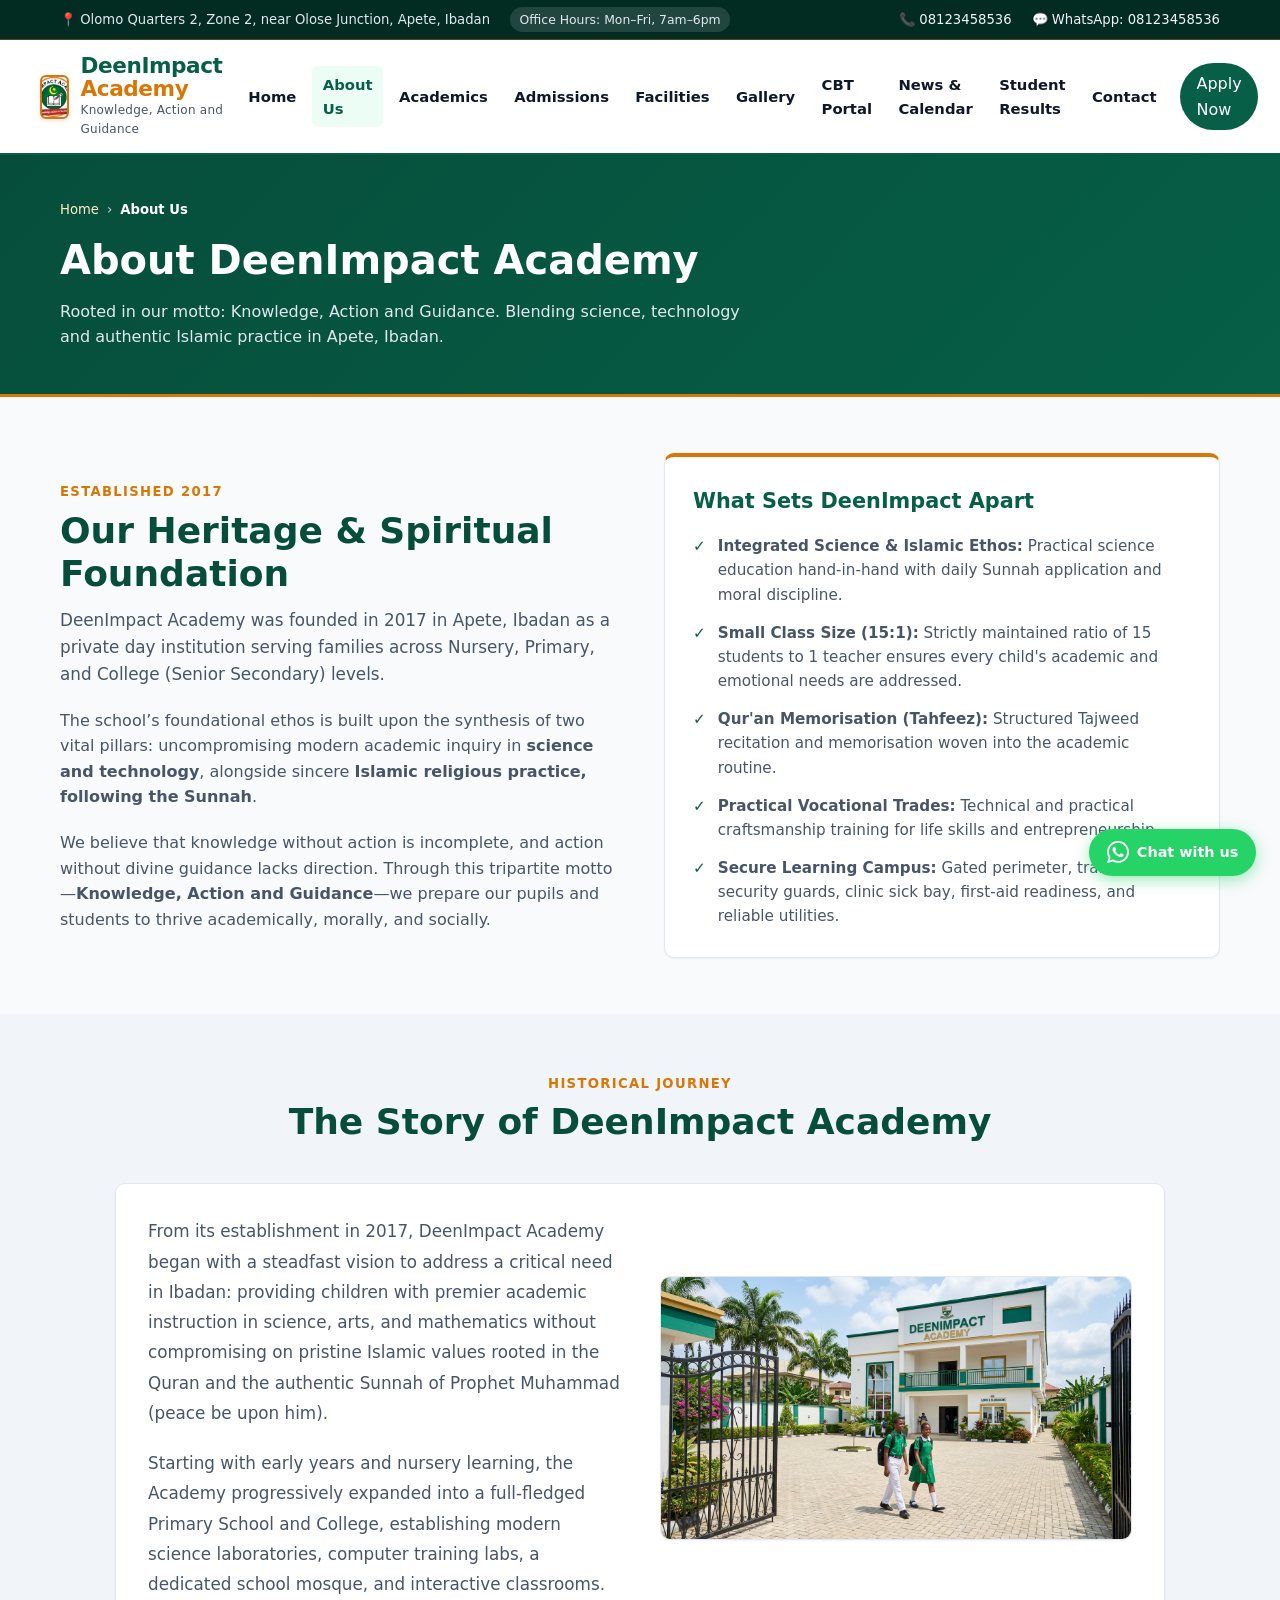
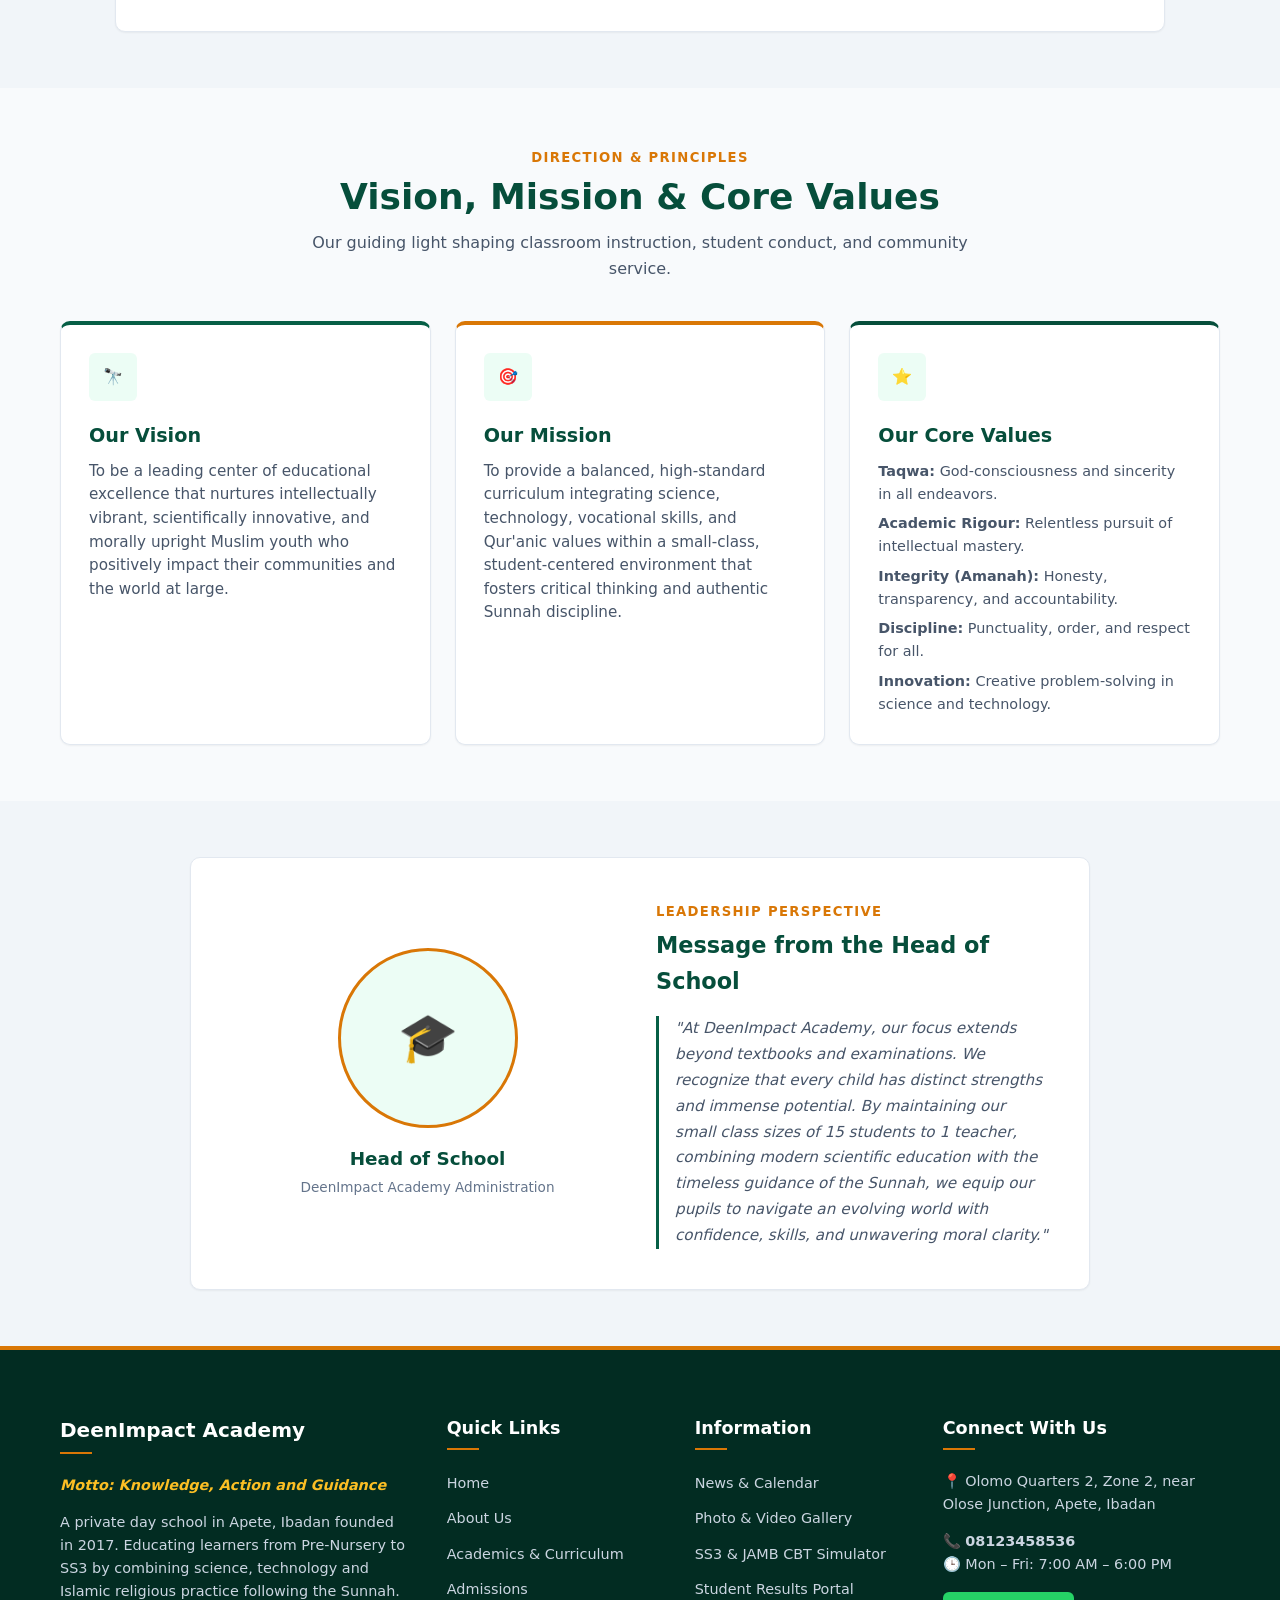
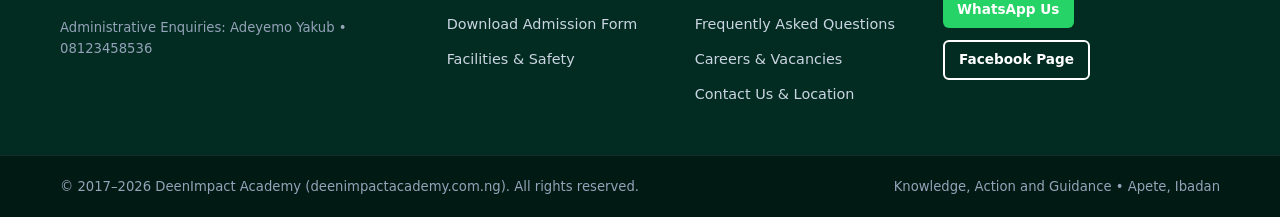
<file: about.html>
<!DOCTYPE html>
<html lang="en">
<head>
  <meta charset="UTF-8">
  <meta name="viewport" content="width=device-width, initial-scale=1.0">
  <title>About Us | DeenImpact Academy | Ibadan</title>
  <meta name="description" content="Discover DeenImpact Academy in Apete, Ibadan. Founded in 2017 with the motto Knowledge, Action and Guidance. Blending modern science, technology and Islamic practice following the Sunnah.">
  <link rel="canonical" href="https://deenimpactacademy.com.ng/about.html">

  <meta property="og:type" content="website">
  <meta property="og:title" content="About Us | DeenImpact Academy">
  <meta property="og:description" content="Founded in 2017 in Apete, Ibadan. Combining modern science, technology and Islamic practice following the Sunnah.">
  <meta property="og:url" content="https://deenimpactacademy.com.ng/about.html">
  <meta property="og:image" content="https://deenimpactacademy.com.ng/images/science-lab.jpg">

  <link rel="stylesheet" href="style.css?v=2">
  <link rel="icon" type="image/svg+xml" href="images/logo.svg">

  <script type="application/ld+json">
  {
    "@context": "https://schema.org",
    "@type": "School",
    "name": "DeenImpact Academy",
    "alternateName": "DeenImpact",
    "url": "https://deenimpactacademy.com.ng/about.html",
    "foundingDate": "2017",
    "slogan": "Knowledge, Action and Guidance",
    "address": {
      "@type": "PostalAddress",
      "streetAddress": "Olomo Quarters 2, Zone 2, near Olose Junction, Apete",
      "addressLocality": "Ibadan",
      "addressRegion": "Oyo State",
      "addressCountry": "NG"
    },
    "telephone": "+2348123458536"
  }
  </script>
</head>
<body>

  <!-- Top Announcement Bar -->
  <aside class="topbar" aria-label="Quick contact details">
    <div class="container">
      <div class="topbar-left">
        <span>📍 Olomo Quarters 2, Zone 2, near Olose Junction, Apete, Ibadan</span>
        <span class="badge-hours">Office Hours: Mon–Fri, 7am–6pm</span>
      </div>
      <div class="topbar-right">
        <a href="tel:08123458536">📞 08123458536</a>
        <a href="https://wa.me/2348123458536" target="_blank" rel="noopener noreferrer">💬 WhatsApp: 08123458536</a>
      </div>
    </div>
  </aside>

  <!-- Site Header -->
  <header class="site-header">
    <div class="container header-inner">
      <a href="index.html" class="brand" aria-label="DeenImpact Academy Home">
        <div class="brand-emblem" aria-hidden="true">
          <img src="images/logo.png" alt="DeenImpact Academy Logo" onerror="this.style.display='none'; this.nextElementSibling.style.display='block';">
          <span style="display:none;">D</span>
        </div>
        <div class="brand-text">
          <span class="brand-title">DeenImpact <span>Academy</span></span>
          <span class="brand-motto">Knowledge, Action and Guidance</span>
        </div>
      </a>

      <!-- Desktop Nav -->
      <nav class="desktop-nav" aria-label="Primary navigation">
        <a href="index.html" class="nav-link">Home</a>
        <a href="about.html" class="nav-link active">About Us</a>
        <a href="academics.html" class="nav-link">Academics</a>
        <a href="admissions.html" class="nav-link">Admissions</a>
        <a href="facilities.html" class="nav-link">Facilities</a>
        <a href="gallery.html" class="nav-link">Gallery</a>
        <a href="cbt.html" class="nav-link">CBT Portal</a>
        <a href="news-events.html" class="nav-link">News &amp; Calendar</a>
        <a href="results.html" class="nav-link">Student Results</a>
        <a href="contact.html" class="nav-link">Contact</a>
        <a href="admissions.html" class="nav-cta">Apply Now</a>
      </nav>

      <!-- Mobile Nav Toggle -->
      <button type="button" class="mobile-nav-toggle" aria-label="Open mobile navigation menu">
        <svg width="24" height="24" viewBox="0 0 24 24" fill="none" stroke="currentColor" stroke-width="2.2" stroke-linecap="round"><line x1="3" y1="12" x2="21" y2="12"></line><line x1="3" y1="6" x2="21" y2="6"></line><line x1="3" y1="18" x2="21" y2="18"></line></svg>
      </button>
    </div>
  </header>

  <!-- Mobile Drawer -->
  <div class="drawer-overlay" aria-hidden="true"></div>
  <aside class="mobile-drawer" aria-label="Mobile navigation menu">
    <div class="mobile-drawer-header">
      <span class="brand-title" style="font-size: 1.15rem;">DeenImpact <span>Academy</span></span>
      <button type="button" class="mobile-close-btn" aria-label="Close navigation menu">&times;</button>
    </div>
    <nav class="mobile-drawer-links">
      <a href="index.html" class="mobile-nav-item">Home</a>
      <a href="about.html" class="mobile-nav-item active">About Us</a>
      <a href="academics.html" class="mobile-nav-item">Academics</a>
      <a href="admissions.html" class="mobile-nav-item">Admissions</a>
      <a href="downloads.html" class="mobile-nav-item">Downloads</a>
      <a href="facilities.html" class="mobile-nav-item">Facilities &amp; Student Life</a>
      <a href="gallery.html" class="mobile-nav-item">Gallery</a>
      <a href="cbt.html" class="mobile-nav-item">CBT Practice Portal</a>
      <a href="news-events.html" class="mobile-nav-item">News &amp; Calendar</a>
      <a href="careers.html" class="mobile-nav-item">Careers</a>
      <a href="faq.html" class="mobile-nav-item">FAQ</a>
      <a href="contact.html" class="mobile-nav-item">Contact</a>
      <a href="results.html" class="mobile-nav-item">Student Results Portal</a>
    </nav>
    <div class="mobile-drawer-footer">
      <div class="drawer-btn-grid">
        <a href="admissions.html" class="btn btn-primary">Apply Now</a>
        <a href="https://wa.me/2348123458536" target="_blank" rel="noopener noreferrer" class="btn btn-whatsapp">
          <svg width="16" height="16" viewBox="0 0 24 24" fill="currentColor" style="margin-right: 5px;"><path d="M.057 24l1.687-6.163c-1.041-1.804-1.588-3.849-1.587-5.946.003-6.556 5.338-11.891 11.893-11.891 3.181.001 6.167 1.24 8.413 3.488 2.245 2.248 3.481 5.236 3.48 8.414-.003 6.557-5.338 11.892-11.893 11.892-1.99-.001-3.951-.5-5.688-1.448l-6.305 1.654zm6.597-3.807c1.676.995 3.276 1.591 5.392 1.592 5.448 0 9.886-4.434 9.889-9.885.002-5.462-4.415-9.89-9.881-9.892-5.452 0-9.887 4.434-9.889 9.884-.001 2.225.651 3.891 1.746 5.634l-.999 3.648 3.742-.981zm11.387-5.464c-.074-.124-.272-.198-.57-.347-.297-.149-1.758-.868-2.031-.967-.272-.099-.47-.149-.669.149-.198.297-.768.967-.941 1.165-.173.198-.347.223-.644.074-.297-.149-1.255-.462-2.39-1.475-.883-.788-1.48-1.761-1.653-2.059-.173-.297-.018-.458.13-.606.134-.133.297-.347.446-.521.151-.172.2-.296.3-.495.099-.198.05-.372-.025-.521-.075-.148-.669-1.611-.916-2.206-.242-.579-.487-.501-.669-.51l-.57-.01c-.198 0-.52.074-.792.372s-1.04 1.016-1.04 2.479 1.065 2.876 1.213 3.074c.149.198 2.095 3.2 5.076 4.487.709.306 1.263.489 1.694.626.712.226 1.36.194 1.872.118.571-.085 1.758-.719 2.006-1.413.248-.695.248-1.29.173-1.414z"/></svg>
          WhatsApp
        </a>
      </div>
    </div>
  </aside>

  <!-- Page Header -->
  <header class="page-header">
    <div class="container page-header-inner">
      <nav class="breadcrumbs" aria-label="Breadcrumb">
        <a href="index.html">Home</a>
        <span>&rsaquo;</span>
        <span class="current">About Us</span>
      </nav>
      <h1>About DeenImpact Academy</h1>
      <p>Rooted in our motto: Knowledge, Action and Guidance. Blending science, technology and authentic Islamic practice in Apete, Ibadan.</p>
    </div>
  </header>

  <main>
    <!-- Foundation & Ethos -->
    <section class="section">
      <div class="container">
        <div class="grid grid-2" style="align-items: center; gap: 3rem;">
          <div>
            <span class="section-tag">Established 2017</span>
            <h2 class="section-title">Our Heritage &amp; Spiritual Foundation</h2>
            <p style="font-size: 1.05rem; color: var(--color-text-muted); margin-bottom: 1.25rem;">
              DeenImpact Academy was founded in 2017 in Apete, Ibadan as a private day institution serving families across Nursery, Primary, and College (Senior Secondary) levels.
            </p>
            <p style="color: var(--color-text-muted); margin-bottom: 1.25rem;">
              The school’s foundational ethos is built upon the synthesis of two vital pillars: uncompromising modern academic inquiry in <strong>science and technology</strong>, alongside sincere <strong>Islamic religious practice, following the Sunnah</strong>.
            </p>
            <p style="color: var(--color-text-muted);">
              We believe that knowledge without action is incomplete, and action without divine guidance lacks direction. Through this tripartite motto—<strong>Knowledge, Action and Guidance</strong>—we prepare our pupils and students to thrive academically, morally, and socially.
            </p>
          </div>
          <div>
            <div class="card" style="border-top: 4px solid var(--color-gold); background: #ffffff;">
              <h3 style="color: var(--color-primary); font-size: 1.3rem; margin-bottom: 1rem;">What Sets DeenImpact Apart</h3>
              <ul style="display: flex; flex-direction: column; gap: 0.85rem; font-size: 0.95rem; color: var(--color-text-muted);">
                <li style="display: flex; gap: 0.75rem;">
                  <span style="color: var(--color-primary); font-weight: 800;">✓</span>
                  <span><strong>Integrated Science &amp; Islamic Ethos:</strong> Practical science education hand-in-hand with daily Sunnah application and moral discipline.</span>
                </li>
                <li style="display: flex; gap: 0.75rem;">
                  <span style="color: var(--color-primary); font-weight: 800;">✓</span>
                  <span><strong>Small Class Size (15:1):</strong> Strictly maintained ratio of 15 students to 1 teacher ensures every child's academic and emotional needs are addressed.</span>
                </li>
                <li style="display: flex; gap: 0.75rem;">
                  <span style="color: var(--color-primary); font-weight: 800;">✓</span>
                  <span><strong>Qur'an Memorisation (Tahfeez):</strong> Structured Tajweed recitation and memorisation woven into the academic routine.</span>
                </li>
                <li style="display: flex; gap: 0.75rem;">
                  <span style="color: var(--color-primary); font-weight: 800;">✓</span>
                  <span><strong>Practical Vocational Trades:</strong> Technical and practical craftsmanship training for life skills and entrepreneurship.</span>
                </li>
                <li style="display: flex; gap: 0.75rem;">
                  <span style="color: var(--color-primary); font-weight: 800;">✓</span>
                  <span><strong>Secure Learning Campus:</strong> Gated perimeter, trained security guards, clinic sick bay, first-aid readiness, and reliable utilities.</span>
                </li>
              </ul>
            </div>
          </div>
        </div>
      </div>
    </section>

    <!-- School History -->
    <section class="section section-alt">
      <div class="container">
        <div class="section-header">
          <span class="section-tag">Historical Journey</span>
          <h2 class="section-title">The Story of DeenImpact Academy</h2>
        </div>

        <div class="card" style="max-width: 1050px; margin: 0 auto; padding: 2rem;">
          <div style="display: grid; grid-template-columns: repeat(auto-fit, minmax(300px, 1fr)); gap: 2.5rem; align-items: center;">
            <div>
              <p style="font-size: 1.05rem; line-height: 1.8; color: var(--color-text-muted); margin-bottom: 1.25rem;">
                From its establishment in 2017, DeenImpact Academy began with a steadfast vision to address a critical need in Ibadan: providing children with premier academic instruction in science, arts, and mathematics without compromising on pristine Islamic values rooted in the Quran and the authentic Sunnah of Prophet Muhammad (peace be upon him).
              </p>
              <p style="font-size: 1.05rem; line-height: 1.8; color: var(--color-text-muted);">
                Starting with early years and nursery learning, the Academy progressively expanded into a full-fledged Primary School and College, establishing modern science laboratories, computer training labs, a dedicated school mosque, and interactive classrooms.
              </p>
            </div>
            <div>
              <img src="images/safety-compound.jpg" alt="DeenImpact Academy Campus Compound in Apete, Ibadan" style="width: 100%; height: auto; border-radius: var(--radius-md); box-shadow: var(--shadow-sm); border: 1px solid var(--color-border);" loading="lazy">
            </div>
          </div>
        </div>
      </div>
    </section>

    <!-- Vision, Mission and Core Values -->
    <section class="section">
      <div class="container">
        <div class="section-header">
          <span class="section-tag">Direction &amp; Principles</span>
          <h2 class="section-title">Vision, Mission &amp; Core Values</h2>
          <p class="section-desc">Our guiding light shaping classroom instruction, student conduct, and community service.</p>
        </div>

        <div class="grid grid-3">
          <!-- Vision -->
          <div class="card" style="border-top: 4px solid var(--color-primary);">
            <div class="card-icon">🔭</div>
            <h3 class="card-title">Our Vision</h3>
            <p class="card-desc">
              To be a leading center of educational excellence that nurtures intellectually vibrant, scientifically innovative, and morally upright Muslim youth who positively impact their communities and the world at large.
            </p>
          </div>

          <!-- Mission -->
          <div class="card" style="border-top: 4px solid var(--color-gold);">
            <div class="card-icon">🎯</div>
            <h3 class="card-title">Our Mission</h3>
            <p class="card-desc">
              To provide a balanced, high-standard curriculum integrating science, technology, vocational skills, and Qur'anic values within a small-class, student-centered environment that fosters critical thinking and authentic Sunnah discipline.
            </p>
          </div>

          <!-- Core Values -->
          <div class="card" style="border-top: 4px solid var(--color-primary-dark);">
            <div class="card-icon">⭐</div>
            <h3 class="card-title">Our Core Values</h3>
            <ul style="font-size: 0.9rem; color: var(--color-text-muted); display: flex; flex-direction: column; gap: 0.4rem;">
              <li><strong>Taqwa:</strong> God-consciousness and sincerity in all endeavors.</li>
              <li><strong>Academic Rigour:</strong> Relentless pursuit of intellectual mastery.</li>
              <li><strong>Integrity (Amanah):</strong> Honesty, transparency, and accountability.</li>
              <li><strong>Discipline:</strong> Punctuality, order, and respect for all.</li>
              <li><strong>Innovation:</strong> Creative problem-solving in science and technology.</li>
            </ul>
          </div>
        </div>
      </div>
    </section>

    <!-- Head of School Message -->
    <section class="section section-alt">
      <div class="container">
        <div class="card" style="max-width: 900px; margin: 0 auto; padding: 2.5rem;">
          <div class="grid grid-2" style="align-items: center; gap: 2rem;">
            <div style="text-align: center;">
              <div style="width: 180px; height: 180px; margin: 0 auto 1rem; border-radius: 50%; background: var(--color-primary-light); border: 3px solid var(--color-gold); display: flex; align-items: center; justify-content: center; font-size: 3rem; color: var(--color-primary);">
                🎓
              </div>
              <h3 style="color: var(--color-primary-dark); font-size: 1.15rem; margin-bottom: 0.25rem;">Head of School</h3>
              <p style="font-size: 0.85rem; color: var(--color-text-light);">DeenImpact Academy Administration</p>
            </div>
            <div>
              <span class="section-tag">Leadership Perspective</span>
              <h3 style="font-size: 1.4rem; color: var(--color-primary-dark); margin-bottom: 1rem;">Message from the Head of School</h3>
              <blockquote style="font-style: italic; color: var(--color-text-muted); font-size: 0.95rem; line-height: 1.7; border-left: 3px solid var(--color-primary); padding-left: 1rem;">
                "At DeenImpact Academy, our focus extends beyond textbooks and examinations. We recognize that every child has distinct strengths and immense potential. By maintaining our small class sizes of 15 students to 1 teacher, combining modern scientific education with the timeless guidance of the Sunnah, we equip our pupils to navigate an evolving world with confidence, skills, and unwavering moral clarity."
              </blockquote>
            </div>
          </div>
        </div>
      </div>
    </section>
  </main>

  <!-- Shared Site Footer -->
  <footer class="site-footer">
    <div class="footer-top">
      <div class="container">
        <div class="footer-grid">
          <div class="footer-col">
            <h4 style="font-size: 1.25rem;">DeenImpact Academy</h4>
            <p style="font-style: italic; color: #fbbf24; font-weight: 600;">Motto: Knowledge, Action and Guidance</p>
            <p>A private day school in Apete, Ibadan founded in 2017. Educating learners from Pre-Nursery to SS3 by combining science, technology and Islamic religious practice following the Sunnah.</p>
            <p style="font-size: 0.825rem; color: #94a3b8;">Administrative Enquiries: Adeyemo Yakub &bull; 08123458536</p>
          </div>
          <div class="footer-col">
            <h4>Quick Links</h4>
            <ul class="footer-links">
              <li><a href="index.html">Home</a></li>
              <li><a href="about.html">About Us</a></li>
              <li><a href="academics.html">Academics &amp; Curriculum</a></li>
              <li><a href="admissions.html">Admissions</a></li>
              <li><a href="downloads.html">Download Admission Form</a></li>
              <li><a href="facilities.html">Facilities &amp; Safety</a></li>
            </ul>
          </div>
          <div class="footer-col">
            <h4>Information</h4>
            <ul class="footer-links">
              <li><a href="news-events.html">News &amp; Calendar</a></li>
              <li><a href="gallery.html">Photo &amp; Video Gallery</a></li>
              <li><a href="cbt.html">SS3 &amp; JAMB CBT Simulator</a></li>
              <li><a href="results.html">Student Results Portal</a></li>
              <li><a href="faq.html">Frequently Asked Questions</a></li>
              <li><a href="careers.html">Careers &amp; Vacancies</a></li>
              <li><a href="contact.html">Contact Us &amp; Location</a></li>
            </ul>
          </div>
          <div class="footer-col">
            <h4>Connect With Us</h4>
            <p>📍 Olomo Quarters 2, Zone 2, near Olose Junction, Apete, Ibadan</p>
            <p>📞 <strong>08123458536</strong><br>🕒 Mon – Fri: 7:00 AM – 6:00 PM</p>
            <div style="margin-top: 1rem; display: flex; gap: 0.75rem; flex-wrap: wrap;">
              <a href="https://wa.me/2348123458536" target="_blank" rel="noopener noreferrer" class="btn btn-whatsapp" style="padding: 0.45rem 0.9rem; font-size: 0.85rem;">WhatsApp Us</a>
              <a href="https://www.facebook.com/share/1CiEcBdXnN/" target="_blank" rel="noopener noreferrer" class="btn btn-outline-white" style="padding: 0.45rem 0.9rem; font-size: 0.85rem;">Facebook Page</a>
            </div>
          </div>
        </div>
      </div>
    </div>
    <div class="footer-bottom">
      <div class="container">
        <div>&copy; 2017–2026 DeenImpact Academy (deenimpactacademy.com.ng). All rights reserved.</div>
        <div>Knowledge, Action and Guidance &bull; Apete, Ibadan</div>
      </div>
    </div>
  </footer>

  <a href="https://wa.me/2348123458536" target="_blank" rel="noopener noreferrer" class="floating-whatsapp" aria-label="Chat with DeenImpact Academy on WhatsApp">
    <svg viewBox="0 0 24 24"><path d="M.057 24l1.687-6.163c-1.041-1.804-1.588-3.849-1.587-5.946.003-6.556 5.338-11.891 11.893-11.891 3.181.001 6.167 1.24 8.413 3.488 2.245 2.248 3.481 5.236 3.48 8.414-.003 6.557-5.338 11.892-11.893 11.892-1.99-.001-3.951-.5-5.688-1.448l-6.305 1.654zm6.597-3.807c1.676.995 3.276 1.591 5.392 1.592 5.448 0 9.886-4.434 9.889-9.885.002-5.462-4.415-9.89-9.881-9.892-5.452 0-9.887 4.434-9.889 9.884-.001 2.225.651 3.891 1.746 5.634l-.999 3.648 3.742-.981zm11.387-5.464c-.074-.124-.272-.198-.57-.347-.297-.149-1.758-.868-2.031-.967-.272-.099-.47-.149-.669.149-.198.297-.768.967-.941 1.165-.173.198-.347.223-.644.074-.297-.149-1.255-.462-2.39-1.475-.883-.788-1.48-1.761-1.653-2.059-.173-.297-.018-.458.13-.606.134-.133.297-.347.446-.521.151-.172.2-.296.3-.495.099-.198.05-.372-.025-.521-.075-.148-.669-1.611-.916-2.206-.242-.579-.487-.501-.669-.51l-.57-.01c-.198 0-.52.074-.792.372s-1.04 1.016-1.04 2.479 1.065 2.876 1.213 3.074c.149.198 2.095 3.2 5.076 4.487.709.306 1.263.489 1.694.626.712.226 1.36.194 1.872.118.571-.085 1.758-.719 2.006-1.413.248-.695.248-1.29.173-1.414z"/></svg>
    <span>Chat with us</span>
  </a>

  <script src="script.js"></script>
</body>
</html>
</file>
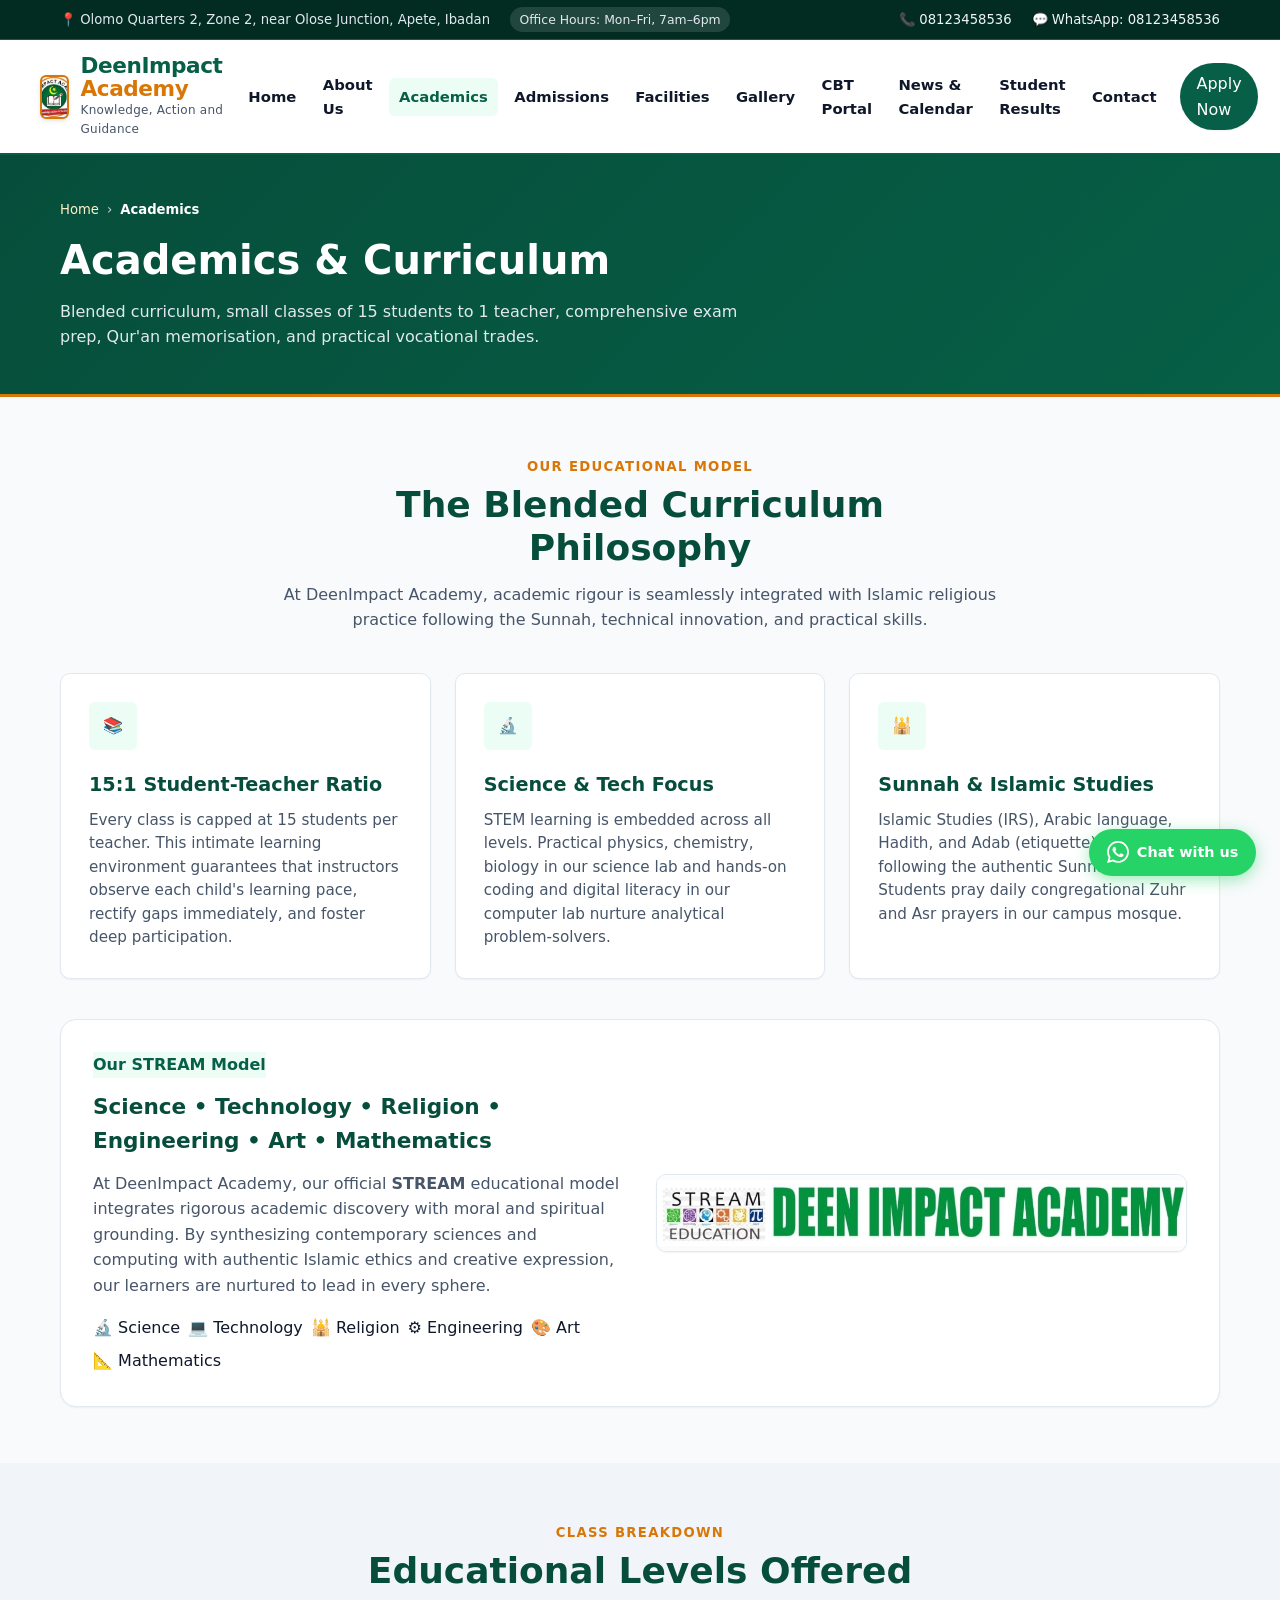
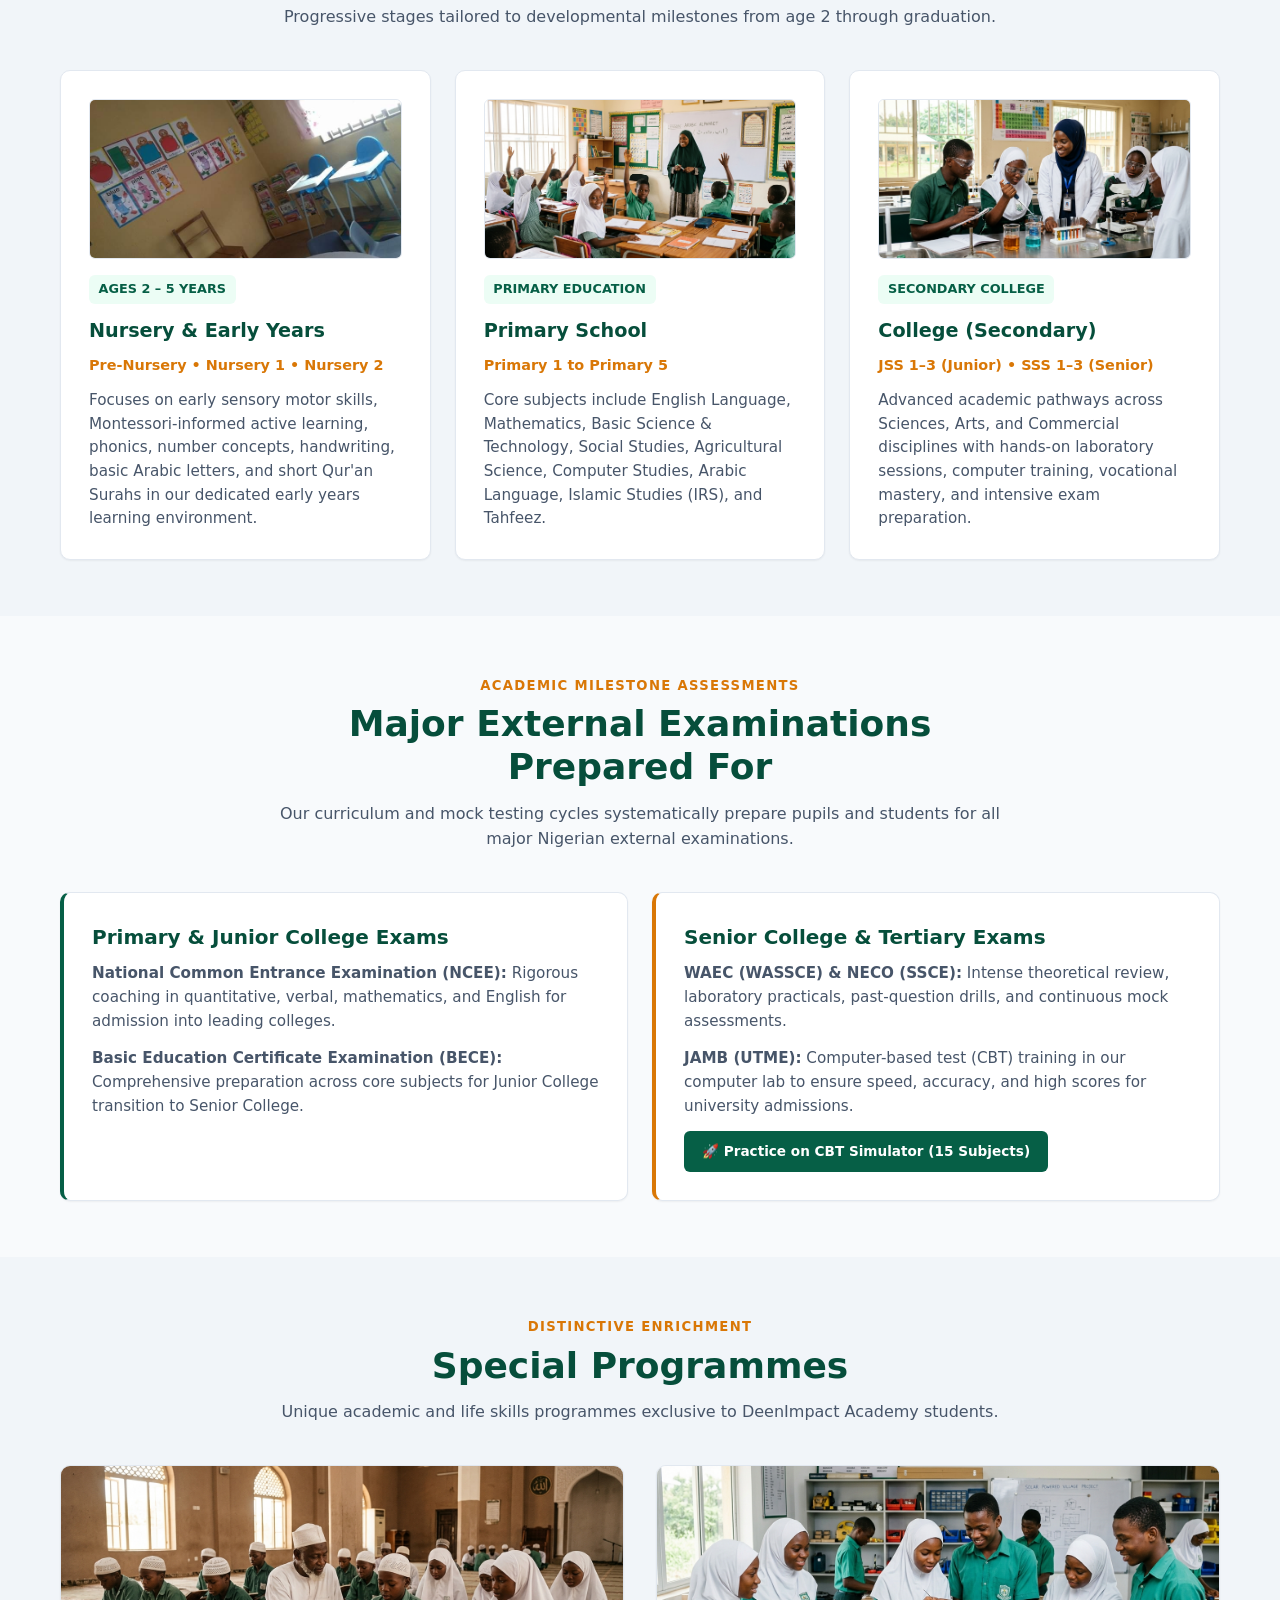
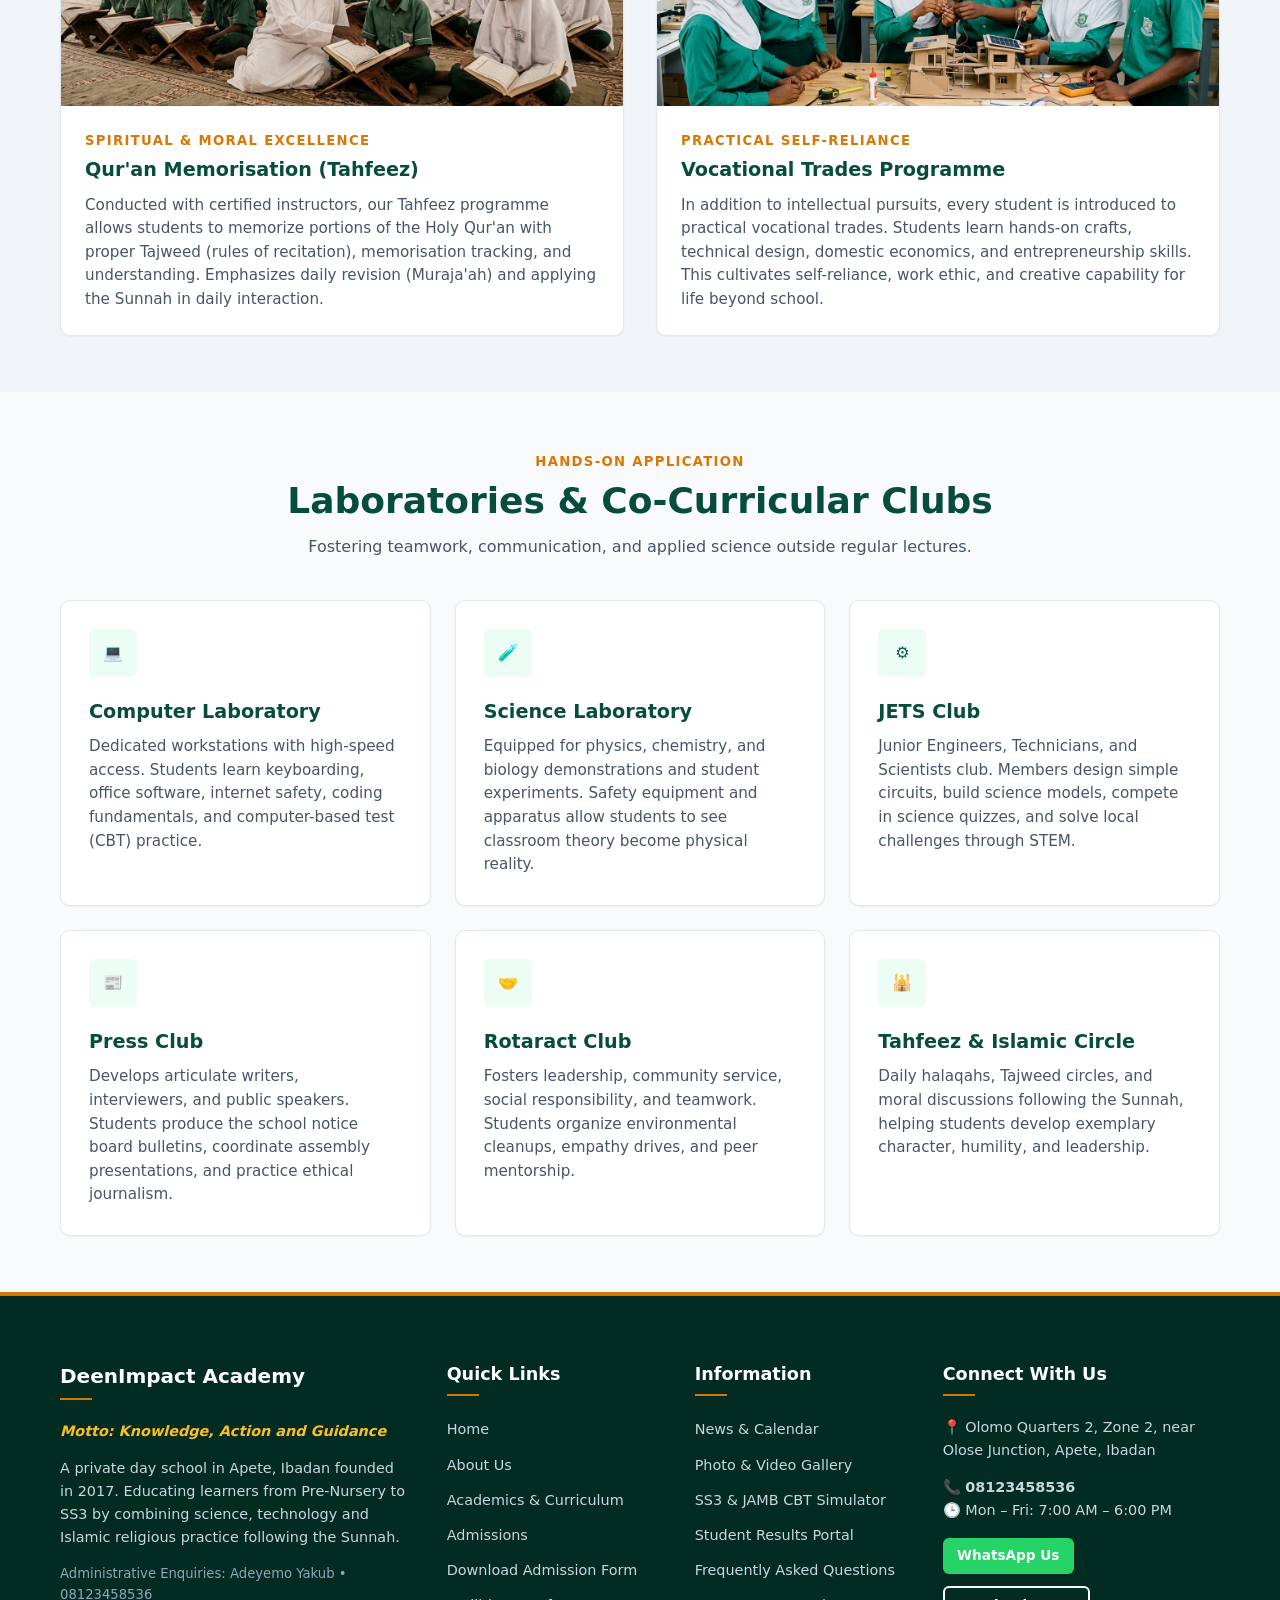
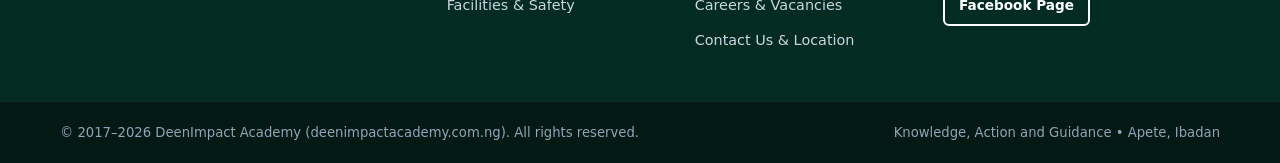
<file: academics.html>
<!DOCTYPE html>
<html lang="en">
<head>
  <meta charset="UTF-8">
  <meta name="viewport" content="width=device-width, initial-scale=1.0">
  <title>Academics &amp; Curriculum | DeenImpact Academy | Ibadan</title>
  <meta name="description" content="Explore academics at DeenImpact Academy (Pre-Nursery to SS3). Blended curriculum, 15:1 class size, exam preparation (Common Entrance, BECE, WAEC, NECO, JAMB), Tahfeez and vocational trades.">
  <link rel="canonical" href="https://deenimpactacademy.com.ng/academics.html">

  <meta property="og:type" content="website">
  <meta property="og:title" content="Academics &amp; Curriculum | DeenImpact Academy">
  <meta property="og:description" content="Pre-Nursery to SS3 blended curriculum, 15:1 class size, science labs, Qur'an memorisation and major exam preparations in Apete, Ibadan.">
  <meta property="og:url" content="https://deenimpactacademy.com.ng/academics.html">
  <meta property="og:image" content="https://deenimpactacademy.com.ng/images/science-lab.jpg">

  <link rel="stylesheet" href="style.css?v=2">
  <link rel="icon" type="image/svg+xml" href="images/logo.svg">

  <script type="application/ld+json">
  {
    "@context": "https://schema.org",
    "@type": "School",
    "name": "DeenImpact Academy",
    "url": "https://deenimpactacademy.com.ng/academics.html",
    "telephone": "+2348123458536",
    "address": {
      "@type": "PostalAddress",
      "streetAddress": "Olomo Quarters 2, Zone 2, near Olose Junction, Apete",
      "addressLocality": "Ibadan",
      "addressRegion": "Oyo State",
      "addressCountry": "NG"
    }
  }
  </script>
</head>
<body>

  <!-- Top Announcement Bar -->
  <aside class="topbar" aria-label="Quick contact details">
    <div class="container">
      <div class="topbar-left">
        <span>📍 Olomo Quarters 2, Zone 2, near Olose Junction, Apete, Ibadan</span>
        <span class="badge-hours">Office Hours: Mon–Fri, 7am–6pm</span>
      </div>
      <div class="topbar-right">
        <a href="tel:08123458536">📞 08123458536</a>
        <a href="https://wa.me/2348123458536" target="_blank" rel="noopener noreferrer">💬 WhatsApp: 08123458536</a>
      </div>
    </div>
  </aside>

  <!-- Site Header -->
  <header class="site-header">
    <div class="container header-inner">
      <a href="index.html" class="brand" aria-label="DeenImpact Academy Home">
        <div class="brand-emblem" aria-hidden="true">
          <img src="images/logo.png" alt="DeenImpact Academy Logo" onerror="this.style.display='none'; this.nextElementSibling.style.display='block';">
          <span style="display:none;">D</span>
        </div>
        <div class="brand-text">
          <span class="brand-title">DeenImpact <span>Academy</span></span>
          <span class="brand-motto">Knowledge, Action and Guidance</span>
        </div>
      </a>

      <!-- Desktop Nav -->
      <nav class="desktop-nav" aria-label="Primary navigation">
        <a href="index.html" class="nav-link">Home</a>
        <a href="about.html" class="nav-link">About Us</a>
        <a href="academics.html" class="nav-link active">Academics</a>
        <a href="admissions.html" class="nav-link">Admissions</a>
        <a href="facilities.html" class="nav-link">Facilities</a>
        <a href="gallery.html" class="nav-link">Gallery</a>
        <a href="cbt.html" class="nav-link">CBT Portal</a>
        <a href="news-events.html" class="nav-link">News &amp; Calendar</a>
        <a href="results.html" class="nav-link">Student Results</a>
        <a href="contact.html" class="nav-link">Contact</a>
        <a href="admissions.html" class="nav-cta">Apply Now</a>
      </nav>

      <!-- Mobile Nav Toggle -->
      <button type="button" class="mobile-nav-toggle" aria-label="Open mobile navigation menu">
        <svg width="24" height="24" viewBox="0 0 24 24" fill="none" stroke="currentColor" stroke-width="2.2" stroke-linecap="round"><line x1="3" y1="12" x2="21" y2="12"></line><line x1="3" y1="6" x2="21" y2="6"></line><line x1="3" y1="18" x2="21" y2="18"></line></svg>
      </button>
    </div>
  </header>

  <!-- Mobile Drawer -->
  <div class="drawer-overlay" aria-hidden="true"></div>
  <aside class="mobile-drawer" aria-label="Mobile navigation menu">
    <div class="mobile-drawer-header">
      <span class="brand-title" style="font-size: 1.15rem;">DeenImpact <span>Academy</span></span>
      <button type="button" class="mobile-close-btn" aria-label="Close navigation menu">&times;</button>
    </div>
    <nav class="mobile-drawer-links">
      <a href="index.html" class="mobile-nav-item">Home</a>
      <a href="about.html" class="mobile-nav-item">About Us</a>
      <a href="academics.html" class="mobile-nav-item active">Academics</a>
      <a href="admissions.html" class="mobile-nav-item">Admissions</a>
      <a href="downloads.html" class="mobile-nav-item">Downloads</a>
      <a href="facilities.html" class="mobile-nav-item">Facilities &amp; Student Life</a>
      <a href="gallery.html" class="mobile-nav-item">Gallery</a>
      <a href="cbt.html" class="mobile-nav-item">CBT Practice Portal</a>
      <a href="news-events.html" class="mobile-nav-item">News &amp; Calendar</a>
      <a href="careers.html" class="mobile-nav-item">Careers</a>
      <a href="faq.html" class="mobile-nav-item">FAQ</a>
      <a href="contact.html" class="mobile-nav-item">Contact</a>
      <a href="results.html" class="mobile-nav-item">Student Results Portal</a>
    </nav>
    <div class="mobile-drawer-footer">
      <div class="drawer-btn-grid">
        <a href="admissions.html" class="btn btn-primary">Apply Now</a>
        <a href="https://wa.me/2348123458536" target="_blank" rel="noopener noreferrer" class="btn btn-whatsapp">
          <svg width="16" height="16" viewBox="0 0 24 24" fill="currentColor" style="margin-right: 5px;"><path d="M.057 24l1.687-6.163c-1.041-1.804-1.588-3.849-1.587-5.946.003-6.556 5.338-11.891 11.893-11.891 3.181.001 6.167 1.24 8.413 3.488 2.245 2.248 3.481 5.236 3.48 8.414-.003 6.557-5.338 11.892-11.893 11.892-1.99-.001-3.951-.5-5.688-1.448l-6.305 1.654zm6.597-3.807c1.676.995 3.276 1.591 5.392 1.592 5.448 0 9.886-4.434 9.889-9.885.002-5.462-4.415-9.89-9.881-9.892-5.452 0-9.887 4.434-9.889 9.884-.001 2.225.651 3.891 1.746 5.634l-.999 3.648 3.742-.981zm11.387-5.464c-.074-.124-.272-.198-.57-.347-.297-.149-1.758-.868-2.031-.967-.272-.099-.47-.149-.669.149-.198.297-.768.967-.941 1.165-.173.198-.347.223-.644.074-.297-.149-1.255-.462-2.39-1.475-.883-.788-1.48-1.761-1.653-2.059-.173-.297-.018-.458.13-.606.134-.133.297-.347.446-.521.151-.172.2-.296.3-.495.099-.198.05-.372-.025-.521-.075-.148-.669-1.611-.916-2.206-.242-.579-.487-.501-.669-.51l-.57-.01c-.198 0-.52.074-.792.372s-1.04 1.016-1.04 2.479 1.065 2.876 1.213 3.074c.149.198 2.095 3.2 5.076 4.487.709.306 1.263.489 1.694.626.712.226 1.36.194 1.872.118.571-.085 1.758-.719 2.006-1.413.248-.695.248-1.29.173-1.414z"/></svg>
          WhatsApp
        </a>
      </div>
    </div>
  </aside>

  <!-- Page Header -->
  <header class="page-header">
    <div class="container page-header-inner">
      <nav class="breadcrumbs" aria-label="Breadcrumb">
        <a href="index.html">Home</a>
        <span>&rsaquo;</span>
        <span class="current">Academics</span>
      </nav>
      <h1>Academics &amp; Curriculum</h1>
      <p>Blended curriculum, small classes of 15 students to 1 teacher, comprehensive exam prep, Qur'an memorisation, and practical vocational trades.</p>
    </div>
  </header>

  <main>
    <!-- Curriculum Overview & Ethos -->
    <section class="section">
      <div class="container">
        <div class="section-header">
          <span class="section-tag">Our Educational Model</span>
          <h2 class="section-title">The Blended Curriculum Philosophy</h2>
          <p class="section-desc">
            At DeenImpact Academy, academic rigour is seamlessly integrated with Islamic religious practice following the Sunnah, technical innovation, and practical skills.
          </p>
        </div>

        <div class="grid grid-3">
          <div class="card">
            <div class="card-icon">📚</div>
            <h3 class="card-title">15:1 Student-Teacher Ratio</h3>
            <p class="card-desc">
              Every class is capped at 15 students per teacher. This intimate learning environment guarantees that instructors observe each child's learning pace, rectify gaps immediately, and foster deep participation.
            </p>
          </div>

          <div class="card">
            <div class="card-icon">🔬</div>
            <h3 class="card-title">Science &amp; Tech Focus</h3>
            <p class="card-desc">
              STEM learning is embedded across all levels. Practical physics, chemistry, biology in our science lab and hands-on coding and digital literacy in our computer lab nurture analytical problem-solvers.
            </p>
          </div>

          <div class="card">
            <div class="card-icon">🕌</div>
            <h3 class="card-title">Sunnah &amp; Islamic Studies</h3>
            <p class="card-desc">
              Islamic Studies (IRS), Arabic language, Hadith, and Adab (etiquette) are taught following the authentic Sunnah. Students pray daily congregational Zuhr and Asr prayers in our campus mosque.
            </p>
          </div>
        </div>

        <!-- STREAM Framework Visual Showcase -->
        <div style="margin-top: 2.5rem; background: var(--color-bg-card); border-radius: var(--radius-lg); border: 1px solid var(--color-border); overflow: hidden; box-shadow: var(--shadow-sm);">
          <div style="display: grid; grid-template-columns: repeat(auto-fit, minmax(280px, 1fr)); gap: 2rem; align-items: center; padding: 2rem;">
            <div>
              <span class="badge" style="background: var(--color-primary-light); color: var(--color-primary); font-weight: 700; margin-bottom: 0.75rem; display: inline-block;">Our STREAM Model</span>
              <h3 style="font-size: 1.35rem; color: var(--color-primary-dark); margin-bottom: 0.75rem;">Science • Technology • Religion • Engineering • Art • Mathematics</h3>
              <p style="color: var(--color-text-muted); line-height: 1.6; margin-bottom: 1rem;">
                At DeenImpact Academy, our official <strong>STREAM</strong> educational model integrates rigorous academic discovery with moral and spiritual grounding. By synthesizing contemporary sciences and computing with authentic Islamic ethics and creative expression, our learners are nurtured to lead in every sphere.
              </p>
              <div style="display: flex; flex-wrap: wrap; gap: 0.5rem;">
                <span class="badge">🔬 Science</span>
                <span class="badge">💻 Technology</span>
                <span class="badge">🕌 Religion</span>
                <span class="badge">⚙️ Engineering</span>
                <span class="badge">🎨 Art</span>
                <span class="badge">📐 Mathematics</span>
              </div>
            </div>
            <div style="text-align: center;">
              <img src="images/stream-banner.png" alt="DeenImpact Academy STREAM Education Framework Banner" style="max-width: 100%; height: auto; border-radius: var(--radius-md); box-shadow: var(--shadow-sm); border: 1px solid var(--color-border);" loading="lazy">
            </div>
          </div>
        </div>

      </div>
    </section>

    <!-- Academic Levels (Pre-Nursery to SS3) -->
    <section class="section section-alt">
      <div class="container">
        <div class="section-header">
          <span class="section-tag">Class Breakdown</span>
          <h2 class="section-title">Educational Levels Offered</h2>
          <p class="section-desc">Progressive stages tailored to developmental milestones from age 2 through graduation.</p>
        </div>

        <div class="grid grid-3">
          <!-- Early Years -->
          <div class="card" style="display: flex; flex-direction: column;">
            <div style="border-radius: var(--radius-sm); overflow: hidden; height: 160px; margin-bottom: 1rem; border: 1px solid var(--color-border);">
              <img src="images/classroom-nursery.jpg" alt="Early Years &amp; Nursery Classroom" style="width: 100%; height: 100%; object-fit: cover;" loading="lazy">
            </div>
            <div style="background: var(--color-primary-light); color: var(--color-primary); font-weight: 800; font-size: 0.8rem; padding: 0.25rem 0.6rem; border-radius: var(--radius-sm); width: fit-content; margin-bottom: 0.75rem;">
              AGES 2 – 5 YEARS
            </div>
            <h3 class="card-title">Nursery &amp; Early Years</h3>
            <p style="font-weight: 600; color: var(--color-gold); font-size: 0.9rem; margin-bottom: 0.75rem;">
              Pre-Nursery &bull; Nursery 1 &bull; Nursery 2
            </p>
            <p class="card-desc" style="flex-grow: 1;">
              Focuses on early sensory motor skills, Montessori-informed active learning, phonics, number concepts, handwriting, basic Arabic letters, and short Qur'an Surahs in our dedicated early years learning environment.
            </p>
          </div>

          <!-- Primary School -->
          <div class="card" style="display: flex; flex-direction: column;">
            <div style="border-radius: var(--radius-sm); overflow: hidden; height: 160px; margin-bottom: 1rem; border: 1px solid var(--color-border);">
              <img src="images/classroom.jpg" alt="Primary School Classrooms with 15:1 Ratio" style="width: 100%; height: 100%; object-fit: cover;" loading="lazy">
            </div>
            <div style="background: var(--color-primary-light); color: var(--color-primary); font-weight: 800; font-size: 0.8rem; padding: 0.25rem 0.6rem; border-radius: var(--radius-sm); width: fit-content; margin-bottom: 0.75rem;">
              PRIMARY EDUCATION
            </div>
            <h3 class="card-title">Primary School</h3>
            <p style="font-weight: 600; color: var(--color-gold); font-size: 0.9rem; margin-bottom: 0.75rem;">
              Primary 1 to Primary 5
            </p>
            <p class="card-desc" style="flex-grow: 1;">
              Core subjects include English Language, Mathematics, Basic Science &amp; Technology, Social Studies, Agricultural Science, Computer Studies, Arabic Language, Islamic Studies (IRS), and Tahfeez.
            </p>
          </div>

          <!-- College -->
          <div class="card" style="display: flex; flex-direction: column;">
            <div style="border-radius: var(--radius-sm); overflow: hidden; height: 160px; margin-bottom: 1rem; border: 1px solid var(--color-border);">
              <img src="images/science-lab.jpg" alt="Secondary College Practical Science Lab" style="width: 100%; height: 100%; object-fit: cover;" loading="lazy">
            </div>
            <div style="background: var(--color-primary-light); color: var(--color-primary); font-weight: 800; font-size: 0.8rem; padding: 0.25rem 0.6rem; border-radius: var(--radius-sm); width: fit-content; margin-bottom: 0.75rem;">
              SECONDARY COLLEGE
            </div>
            <h3 class="card-title">College (Secondary)</h3>
            <p style="font-weight: 600; color: var(--color-gold); font-size: 0.9rem; margin-bottom: 0.75rem;">
              JSS 1–3 (Junior) &bull; SSS 1–3 (Senior)
            </p>
            <p class="card-desc" style="flex-grow: 1;">
              Advanced academic pathways across Sciences, Arts, and Commercial disciplines with hands-on laboratory sessions, computer training, vocational mastery, and intensive exam preparation.
            </p>
          </div>
        </div>
      </div>
    </section>

    <!-- External Examinations Preparation -->
    <section class="section">
      <div class="container">
        <div class="section-header">
          <span class="section-tag">Academic Milestone Assessments</span>
          <h2 class="section-title">Major External Examinations Prepared For</h2>
          <p class="section-desc">
            Our curriculum and mock testing cycles systematically prepare pupils and students for all major Nigerian external examinations.
          </p>
        </div>

        <div class="grid grid-2">
          <div class="card" style="border-left: 4px solid var(--color-primary);">
            <h3 style="color: var(--color-primary-dark); font-size: 1.25rem; margin-bottom: 0.5rem;">Primary &amp; Junior College Exams</h3>
            <ul style="display: flex; flex-direction: column; gap: 0.75rem; font-size: 0.95rem; color: var(--color-text-muted);">
              <li>
                <strong>National Common Entrance Examination (NCEE):</strong> Rigorous coaching in quantitative, verbal, mathematics, and English for admission into leading colleges.
              </li>
              <li>
                <strong>Basic Education Certificate Examination (BECE):</strong> Comprehensive preparation across core subjects for Junior College transition to Senior College.
              </li>
            </ul>
          </div>

          <div class="card" style="border-left: 4px solid var(--color-gold);">
            <h3 style="color: var(--color-primary-dark); font-size: 1.25rem; margin-bottom: 0.5rem;">Senior College &amp; Tertiary Exams</h3>
            <ul style="display: flex; flex-direction: column; gap: 0.75rem; font-size: 0.95rem; color: var(--color-text-muted);">
              <li>
                <strong>WAEC (WASSCE) &amp; NECO (SSCE):</strong> Intense theoretical review, laboratory practicals, past-question drills, and continuous mock assessments.
              </li>
              <li>
                <strong>JAMB (UTME):</strong> Computer-based test (CBT) training in our computer lab to ensure speed, accuracy, and high scores for university admissions.
                <div style="margin-top: 0.75rem;">
                  <a href="cbt.html" class="btn btn-primary" style="padding: 0.5rem 1rem; font-size: 0.85rem; display: inline-flex; align-items: center; gap: 0.4rem;">
                    🚀 Practice on CBT Simulator (15 Subjects)
                  </a>
                </div>
              </li>
            </ul>
          </div>
        </div>
      </div>
    </section>

    <!-- Special Programmes -->
    <section class="section section-alt">
      <div class="container">
        <div class="section-header">
          <span class="section-tag">Distinctive Enrichment</span>
          <h2 class="section-title">Special Programmes</h2>
          <p class="section-desc">Unique academic and life skills programmes exclusive to DeenImpact Academy students.</p>
        </div>

        <div class="grid grid-2" style="gap: 2rem;">
          <div class="img-card">
            <div class="img-card-media" style="height: 240px;">
              <img src="images/quran-study.jpg" alt="Qur'an Memorisation Tahfeez Programme" loading="lazy">
            </div>
            <div class="img-card-body">
              <span class="section-tag" style="margin-bottom: 0.25rem;">Spiritual &amp; Moral Excellence</span>
              <h3 class="card-title">Qur'an Memorisation (Tahfeez)</h3>
              <p class="card-desc">
                Conducted with certified instructors, our Tahfeez programme allows students to memorize portions of the Holy Qur'an with proper Tajweed (rules of recitation), memorisation tracking, and understanding. Emphasizes daily revision (Muraja'ah) and applying the Sunnah in daily interaction.
              </p>
            </div>
          </div>

          <div class="img-card">
            <div class="img-card-media" style="height: 240px;">
              <img src="images/vocational-trades.jpg" alt="Vocational Trades Programme" loading="lazy">
            </div>
            <div class="img-card-body">
              <span class="section-tag" style="margin-bottom: 0.25rem;">Practical Self-Reliance</span>
              <h3 class="card-title">Vocational Trades Programme</h3>
              <p class="card-desc">
                In addition to intellectual pursuits, every student is introduced to practical vocational trades. Students learn hands-on crafts, technical design, domestic economics, and entrepreneurship skills. This cultivates self-reliance, work ethic, and creative capability for life beyond school.
              </p>
            </div>
          </div>
        </div>
      </div>
    </section>

    <!-- Laboratories & Co-Curricular Clubs -->
    <section class="section">
      <div class="container">
        <div class="section-header">
          <span class="section-tag">Hands-on Application</span>
          <h2 class="section-title">Laboratories &amp; Co-Curricular Clubs</h2>
          <p class="section-desc">Fostering teamwork, communication, and applied science outside regular lectures.</p>
        </div>

        <div class="grid grid-3">
          <div class="card">
            <div class="card-icon">💻</div>
            <h3 class="card-title">Computer Laboratory</h3>
            <p class="card-desc">
              Dedicated workstations with high-speed access. Students learn keyboarding, office software, internet safety, coding fundamentals, and computer-based test (CBT) practice.
            </p>
          </div>

          <div class="card">
            <div class="card-icon">🧪</div>
            <h3 class="card-title">Science Laboratory</h3>
            <p class="card-desc">
              Equipped for physics, chemistry, and biology demonstrations and student experiments. Safety equipment and apparatus allow students to see classroom theory become physical reality.
            </p>
          </div>

          <div class="card">
            <div class="card-icon">⚙️</div>
            <h3 class="card-title">JETS Club</h3>
            <p class="card-desc">
              Junior Engineers, Technicians, and Scientists club. Members design simple circuits, build science models, compete in science quizzes, and solve local challenges through STEM.
            </p>
          </div>

          <div class="card">
            <div class="card-icon">📰</div>
            <h3 class="card-title">Press Club</h3>
            <p class="card-desc">
              Develops articulate writers, interviewers, and public speakers. Students produce the school notice board bulletins, coordinate assembly presentations, and practice ethical journalism.
            </p>
          </div>

          <div class="card">
            <div class="card-icon">🤝</div>
            <h3 class="card-title">Rotaract Club</h3>
            <p class="card-desc">
              Fosters leadership, community service, social responsibility, and teamwork. Students organize environmental cleanups, empathy drives, and peer mentorship.
            </p>
          </div>

          <div class="card">
            <div class="card-icon">🕌</div>
            <h3 class="card-title">Tahfeez &amp; Islamic Circle</h3>
            <p class="card-desc">
              Daily halaqahs, Tajweed circles, and moral discussions following the Sunnah, helping students develop exemplary character, humility, and leadership.
            </p>
          </div>
        </div>
      </div>
    </section>
  </main>

  <!-- Shared Site Footer -->
  <footer class="site-footer">
    <div class="footer-top">
      <div class="container">
        <div class="footer-grid">
          <div class="footer-col">
            <h4 style="font-size: 1.25rem;">DeenImpact Academy</h4>
            <p style="font-style: italic; color: #fbbf24; font-weight: 600;">Motto: Knowledge, Action and Guidance</p>
            <p>A private day school in Apete, Ibadan founded in 2017. Educating learners from Pre-Nursery to SS3 by combining science, technology and Islamic religious practice following the Sunnah.</p>
            <p style="font-size: 0.825rem; color: #94a3b8;">Administrative Enquiries: Adeyemo Yakub &bull; 08123458536</p>
          </div>
          <div class="footer-col">
            <h4>Quick Links</h4>
            <ul class="footer-links">
              <li><a href="index.html">Home</a></li>
              <li><a href="about.html">About Us</a></li>
              <li><a href="academics.html">Academics &amp; Curriculum</a></li>
              <li><a href="admissions.html">Admissions</a></li>
              <li><a href="downloads.html">Download Admission Form</a></li>
              <li><a href="facilities.html">Facilities &amp; Safety</a></li>
            </ul>
          </div>
          <div class="footer-col">
            <h4>Information</h4>
            <ul class="footer-links">
              <li><a href="news-events.html">News &amp; Calendar</a></li>
              <li><a href="gallery.html">Photo &amp; Video Gallery</a></li>
              <li><a href="cbt.html">SS3 &amp; JAMB CBT Simulator</a></li>
              <li><a href="results.html">Student Results Portal</a></li>
              <li><a href="faq.html">Frequently Asked Questions</a></li>
              <li><a href="careers.html">Careers &amp; Vacancies</a></li>
              <li><a href="contact.html">Contact Us &amp; Location</a></li>
            </ul>
          </div>
          <div class="footer-col">
            <h4>Connect With Us</h4>
            <p>📍 Olomo Quarters 2, Zone 2, near Olose Junction, Apete, Ibadan</p>
            <p>📞 <strong>08123458536</strong><br>🕒 Mon – Fri: 7:00 AM – 6:00 PM</p>
            <div style="margin-top: 1rem; display: flex; gap: 0.75rem; flex-wrap: wrap;">
              <a href="https://wa.me/2348123458536" target="_blank" rel="noopener noreferrer" class="btn btn-whatsapp" style="padding: 0.45rem 0.9rem; font-size: 0.85rem;">WhatsApp Us</a>
              <a href="https://www.facebook.com/share/1CiEcBdXnN/" target="_blank" rel="noopener noreferrer" class="btn btn-outline-white" style="padding: 0.45rem 0.9rem; font-size: 0.85rem;">Facebook Page</a>
            </div>
          </div>
        </div>
      </div>
    </div>
    <div class="footer-bottom">
      <div class="container">
        <div>&copy; 2017–2026 DeenImpact Academy (deenimpactacademy.com.ng). All rights reserved.</div>
        <div>Knowledge, Action and Guidance &bull; Apete, Ibadan</div>
      </div>
    </div>
  </footer>

  <a href="https://wa.me/2348123458536" target="_blank" rel="noopener noreferrer" class="floating-whatsapp" aria-label="Chat with DeenImpact Academy on WhatsApp">
    <svg viewBox="0 0 24 24"><path d="M.057 24l1.687-6.163c-1.041-1.804-1.588-3.849-1.587-5.946.003-6.556 5.338-11.891 11.893-11.891 3.181.001 6.167 1.24 8.413 3.488 2.245 2.248 3.481 5.236 3.48 8.414-.003 6.557-5.338 11.892-11.893 11.892-1.99-.001-3.951-.5-5.688-1.448l-6.305 1.654zm6.597-3.807c1.676.995 3.276 1.591 5.392 1.592 5.448 0 9.886-4.434 9.889-9.885.002-5.462-4.415-9.89-9.881-9.892-5.452 0-9.887 4.434-9.889 9.884-.001 2.225.651 3.891 1.746 5.634l-.999 3.648 3.742-.981zm11.387-5.464c-.074-.124-.272-.198-.57-.347-.297-.149-1.758-.868-2.031-.967-.272-.099-.47-.149-.669.149-.198.297-.768.967-.941 1.165-.173.198-.347.223-.644.074-.297-.149-1.255-.462-2.39-1.475-.883-.788-1.48-1.761-1.653-2.059-.173-.297-.018-.458.13-.606.134-.133.297-.347.446-.521.151-.172.2-.296.3-.495.099-.198.05-.372-.025-.521-.075-.148-.669-1.611-.916-2.206-.242-.579-.487-.501-.669-.51l-.57-.01c-.198 0-.52.074-.792.372s-1.04 1.016-1.04 2.479 1.065 2.876 1.213 3.074c.149.198 2.095 3.2 5.076 4.487.709.306 1.263.489 1.694.626.712.226 1.36.194 1.872.118.571-.085 1.758-.719 2.006-1.413.248-.695.248-1.29.173-1.414z"/></svg>
    <span>Chat with us</span>
  </a>

  <script src="script.js"></script>
</body>
</html>
</file>
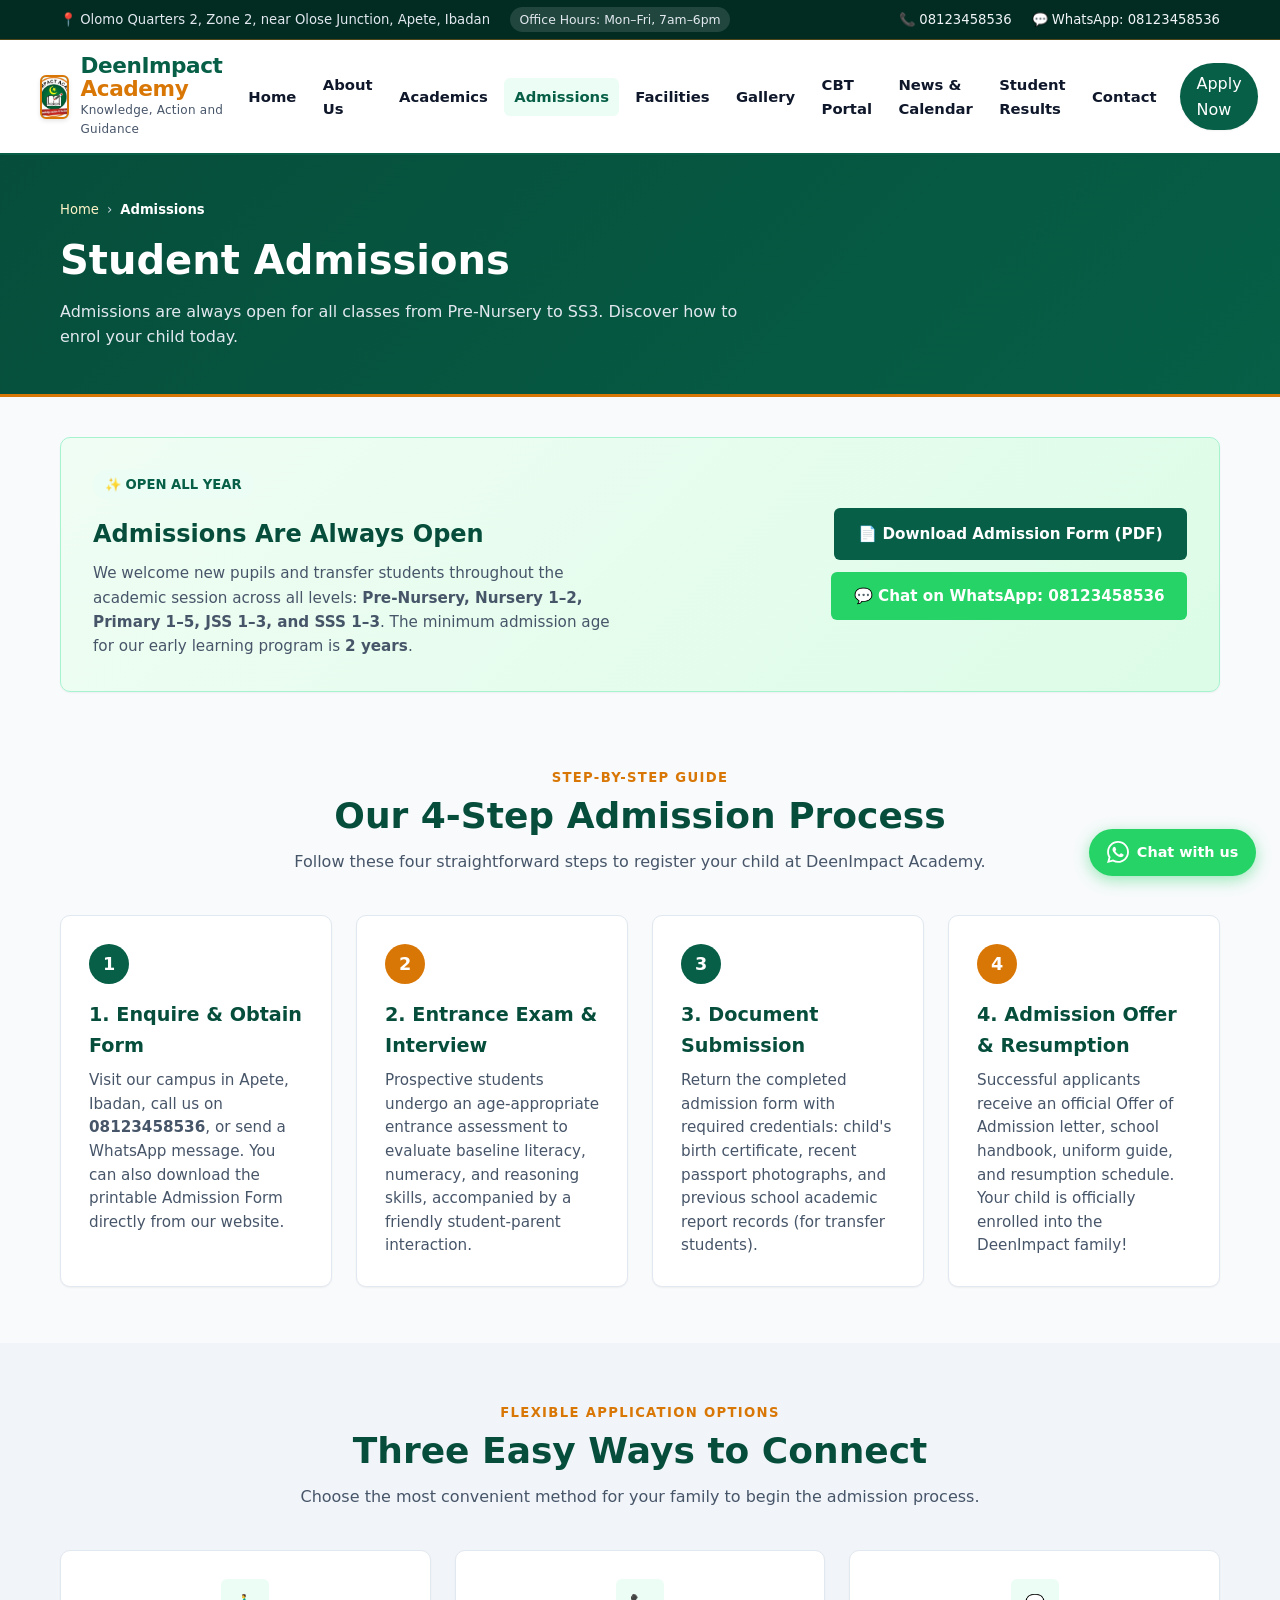
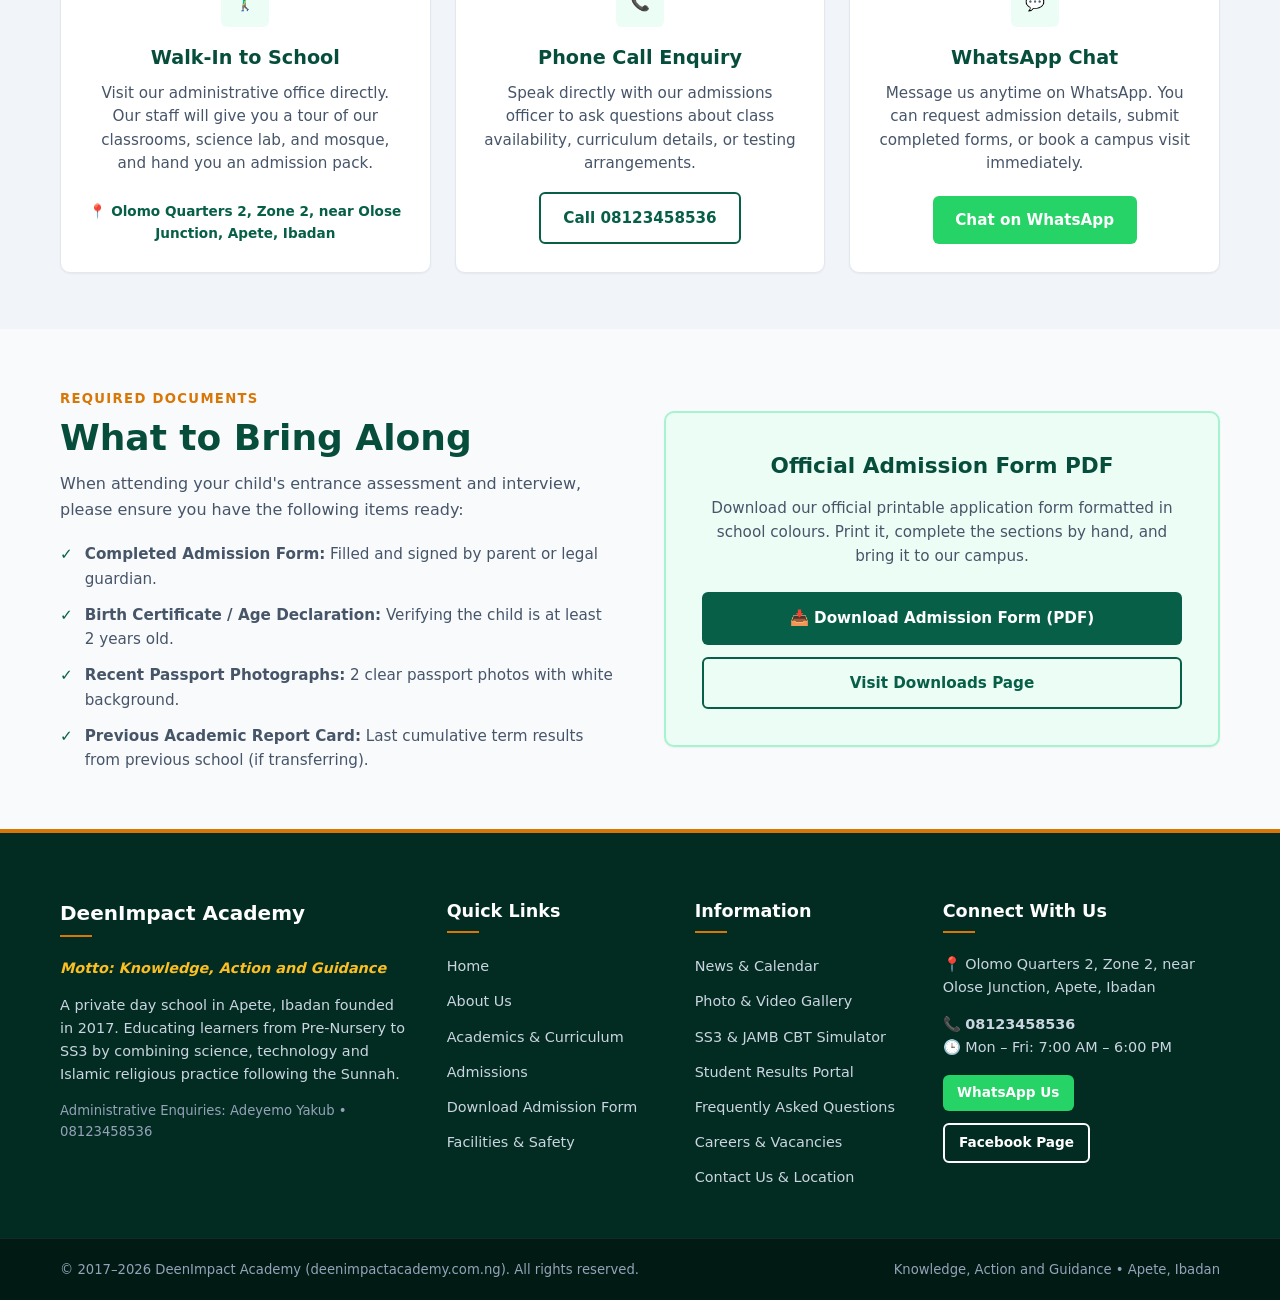
<file: admissions.html>
<!DOCTYPE html>
<html lang="en">
<head>
  <meta charset="UTF-8">
  <meta name="viewport" content="width=device-width, initial-scale=1.0">
  <title>Admissions | DeenImpact Academy | Ibadan</title>
  <meta name="description" content="Admissions are always open for Pre-Nursery to SS3 at DeenImpact Academy, Apete, Ibadan. Minimum age 2 years. Simple 4-step admission process. Download admission form.">
  <link rel="canonical" href="https://deenimpactacademy.com.ng/admissions.html">

  <meta property="og:type" content="website">
  <meta property="og:title" content="Admissions Always Open | DeenImpact Academy">
  <meta property="og:description" content="Apply for Pre-Nursery to SS3 at DeenImpact Academy in Apete, Ibadan. Walk-in, call or WhatsApp 08123458536.">
  <meta property="og:url" content="https://deenimpactacademy.com.ng/admissions.html">
  <meta property="og:image" content="https://deenimpactacademy.com.ng/images/science-lab.jpg">

  <link rel="stylesheet" href="style.css?v=2">
  <link rel="icon" type="image/svg+xml" href="images/logo.svg">

  <script type="application/ld+json">
  {
    "@context": "https://schema.org",
    "@type": "School",
    "name": "DeenImpact Academy",
    "url": "https://deenimpactacademy.com.ng/admissions.html",
    "telephone": "+2348123458536",
    "address": {
      "@type": "PostalAddress",
      "streetAddress": "Olomo Quarters 2, Zone 2, near Olose Junction, Apete",
      "addressLocality": "Ibadan",
      "addressRegion": "Oyo State",
      "addressCountry": "NG"
    }
  }
  </script>
</head>
<body>

  <!-- Top Announcement Bar -->
  <aside class="topbar" aria-label="Quick contact details">
    <div class="container">
      <div class="topbar-left">
        <span>📍 Olomo Quarters 2, Zone 2, near Olose Junction, Apete, Ibadan</span>
        <span class="badge-hours">Office Hours: Mon–Fri, 7am–6pm</span>
      </div>
      <div class="topbar-right">
        <a href="tel:08123458536">📞 08123458536</a>
        <a href="https://wa.me/2348123458536" target="_blank" rel="noopener noreferrer">💬 WhatsApp: 08123458536</a>
      </div>
    </div>
  </aside>

  <!-- Site Header -->
  <header class="site-header">
    <div class="container header-inner">
      <a href="index.html" class="brand" aria-label="DeenImpact Academy Home">
        <div class="brand-emblem" aria-hidden="true">
          <img src="images/logo.png" alt="DeenImpact Academy Logo" onerror="this.style.display='none'; this.nextElementSibling.style.display='block';">
          <span style="display:none;">D</span>
        </div>
        <div class="brand-text">
          <span class="brand-title">DeenImpact <span>Academy</span></span>
          <span class="brand-motto">Knowledge, Action and Guidance</span>
        </div>
      </a>

      <!-- Desktop Nav -->
      <nav class="desktop-nav" aria-label="Primary navigation">
        <a href="index.html" class="nav-link">Home</a>
        <a href="about.html" class="nav-link">About Us</a>
        <a href="academics.html" class="nav-link">Academics</a>
        <a href="admissions.html" class="nav-link active">Admissions</a>
        <a href="facilities.html" class="nav-link">Facilities</a>
        <a href="gallery.html" class="nav-link">Gallery</a>
        <a href="cbt.html" class="nav-link">CBT Portal</a>
        <a href="news-events.html" class="nav-link">News &amp; Calendar</a>
        <a href="results.html" class="nav-link">Student Results</a>
        <a href="contact.html" class="nav-link">Contact</a>
        <a href="admissions.html" class="nav-cta">Apply Now</a>
      </nav>

      <!-- Mobile Nav Toggle -->
      <button type="button" class="mobile-nav-toggle" aria-label="Open mobile navigation menu">
        <svg width="24" height="24" viewBox="0 0 24 24" fill="none" stroke="currentColor" stroke-width="2.2" stroke-linecap="round"><line x1="3" y1="12" x2="21" y2="12"></line><line x1="3" y1="6" x2="21" y2="6"></line><line x1="3" y1="18" x2="21" y2="18"></line></svg>
      </button>
    </div>
  </header>

  <!-- Mobile Drawer -->
  <div class="drawer-overlay" aria-hidden="true"></div>
  <aside class="mobile-drawer" aria-label="Mobile navigation menu">
    <div class="mobile-drawer-header">
      <span class="brand-title" style="font-size: 1.15rem;">DeenImpact <span>Academy</span></span>
      <button type="button" class="mobile-close-btn" aria-label="Close navigation menu">&times;</button>
    </div>
    <nav class="mobile-drawer-links">
      <a href="index.html" class="mobile-nav-item">Home</a>
      <a href="about.html" class="mobile-nav-item">About Us</a>
      <a href="academics.html" class="mobile-nav-item">Academics</a>
      <a href="admissions.html" class="mobile-nav-item active">Admissions</a>
      <a href="downloads.html" class="mobile-nav-item">Downloads</a>
      <a href="facilities.html" class="mobile-nav-item">Facilities &amp; Student Life</a>
      <a href="gallery.html" class="mobile-nav-item">Gallery</a>
      <a href="cbt.html" class="mobile-nav-item">CBT Practice Portal</a>
      <a href="news-events.html" class="mobile-nav-item">News &amp; Calendar</a>
      <a href="careers.html" class="mobile-nav-item">Careers</a>
      <a href="faq.html" class="mobile-nav-item">FAQ</a>
      <a href="contact.html" class="mobile-nav-item">Contact</a>
      <a href="results.html" class="mobile-nav-item">Student Results Portal</a>
    </nav>
    <div class="mobile-drawer-footer">
      <div class="drawer-btn-grid">
        <a href="admissions.html" class="btn btn-primary">Apply Now</a>
        <a href="https://wa.me/2348123458536" target="_blank" rel="noopener noreferrer" class="btn btn-whatsapp">
          <svg width="16" height="16" viewBox="0 0 24 24" fill="currentColor" style="margin-right: 5px;"><path d="M.057 24l1.687-6.163c-1.041-1.804-1.588-3.849-1.587-5.946.003-6.556 5.338-11.891 11.893-11.891 3.181.001 6.167 1.24 8.413 3.488 2.245 2.248 3.481 5.236 3.48 8.414-.003 6.557-5.338 11.892-11.893 11.892-1.99-.001-3.951-.5-5.688-1.448l-6.305 1.654zm6.597-3.807c1.676.995 3.276 1.591 5.392 1.592 5.448 0 9.886-4.434 9.889-9.885.002-5.462-4.415-9.89-9.881-9.892-5.452 0-9.887 4.434-9.889 9.884-.001 2.225.651 3.891 1.746 5.634l-.999 3.648 3.742-.981zm11.387-5.464c-.074-.124-.272-.198-.57-.347-.297-.149-1.758-.868-2.031-.967-.272-.099-.47-.149-.669.149-.198.297-.768.967-.941 1.165-.173.198-.347.223-.644.074-.297-.149-1.255-.462-2.39-1.475-.883-.788-1.48-1.761-1.653-2.059-.173-.297-.018-.458.13-.606.134-.133.297-.347.446-.521.151-.172.2-.296.3-.495.099-.198.05-.372-.025-.521-.075-.148-.669-1.611-.916-2.206-.242-.579-.487-.501-.669-.51l-.57-.01c-.198 0-.52.074-.792.372s-1.04 1.016-1.04 2.479 1.065 2.876 1.213 3.074c.149.198 2.095 3.2 5.076 4.487.709.306 1.263.489 1.694.626.712.226 1.36.194 1.872.118.571-.085 1.758-.719 2.006-1.413.248-.695.248-1.29.173-1.414z"/></svg>
          WhatsApp
        </a>
      </div>
    </div>
  </aside>

  <!-- Page Header -->
  <header class="page-header">
    <div class="container page-header-inner">
      <nav class="breadcrumbs" aria-label="Breadcrumb">
        <a href="index.html">Home</a>
        <span>&rsaquo;</span>
        <span class="current">Admissions</span>
      </nav>
      <h1>Student Admissions</h1>
      <p>Admissions are always open for all classes from Pre-Nursery to SS3. Discover how to enrol your child today.</p>
    </div>
  </header>

  <main>
    <!-- Key Admission Notice Banner -->
    <section class="section" style="padding: 2.5rem 0 1rem;">
      <div class="container">
        <div class="card" style="background: linear-gradient(135deg, #f0fdf4 0%, #dcfce7 100%); border-color: var(--color-primary-border); padding: 2rem;">
          <div class="grid grid-2" style="align-items: center;">
            <div>
              <span class="portal-badge">✨ OPEN ALL YEAR</span>
              <h2 style="color: var(--color-primary-dark); font-size: 1.5rem; margin-bottom: 0.5rem;">Admissions Are Always Open</h2>
              <p style="color: var(--color-text-muted); font-size: 0.95rem;">
                We welcome new pupils and transfer students throughout the academic session across all levels: <strong>Pre-Nursery, Nursery 1–2, Primary 1–5, JSS 1–3, and SSS 1–3</strong>. The minimum admission age for our early learning program is <strong>2 years</strong>.
              </p>
            </div>
            <div style="text-align: right; display: flex; flex-direction: column; gap: 0.75rem; align-items: flex-end;">
              <a href="downloads/admission-form.pdf" download class="btn btn-primary">
                📄 Download Admission Form (PDF)
              </a>
              <a href="https://wa.me/2348123458536" target="_blank" rel="noopener noreferrer" class="btn btn-whatsapp">
                💬 Chat on WhatsApp: 08123458536
              </a>
            </div>
          </div>
        </div>
      </div>
    </section>

    <!-- 4-Step Process Guide -->
    <section class="section">
      <div class="container">
        <div class="section-header">
          <span class="section-tag">Step-by-Step Guide</span>
          <h2 class="section-title">Our 4-Step Admission Process</h2>
          <p class="section-desc">Follow these four straightforward steps to register your child at DeenImpact Academy.</p>
        </div>

        <div class="grid grid-4">
          <!-- Step 1 -->
          <div class="card" style="position: relative;">
            <div style="width: 40px; height: 40px; border-radius: 50%; background: var(--color-primary); color: #ffffff; font-weight: 800; display: flex; align-items: center; justify-content: center; margin-bottom: 1rem; font-size: 1.1rem;">
              1
            </div>
            <h3 class="card-title">1. Enquire &amp; Obtain Form</h3>
            <p class="card-desc">
              Visit our campus in Apete, Ibadan, call us on <strong>08123458536</strong>, or send a WhatsApp message. You can also download the printable Admission Form directly from our website.
            </p>
          </div>

          <!-- Step 2 -->
          <div class="card" style="position: relative;">
            <div style="width: 40px; height: 40px; border-radius: 50%; background: var(--color-gold); color: #ffffff; font-weight: 800; display: flex; align-items: center; justify-content: center; margin-bottom: 1rem; font-size: 1.1rem;">
              2
            </div>
            <h3 class="card-title">2. Entrance Exam &amp; Interview</h3>
            <p class="card-desc">
              Prospective students undergo an age-appropriate entrance assessment to evaluate baseline literacy, numeracy, and reasoning skills, accompanied by a friendly student-parent interaction.
            </p>
          </div>

          <!-- Step 3 -->
          <div class="card" style="position: relative;">
            <div style="width: 40px; height: 40px; border-radius: 50%; background: var(--color-primary); color: #ffffff; font-weight: 800; display: flex; align-items: center; justify-content: center; margin-bottom: 1rem; font-size: 1.1rem;">
              3
            </div>
            <h3 class="card-title">3. Document Submission</h3>
            <p class="card-desc">
              Return the completed admission form with required credentials: child's birth certificate, recent passport photographs, and previous school academic report records (for transfer students).
            </p>
          </div>

          <!-- Step 4 -->
          <div class="card" style="position: relative;">
            <div style="width: 40px; height: 40px; border-radius: 50%; background: var(--color-gold); color: #ffffff; font-weight: 800; display: flex; align-items: center; justify-content: center; margin-bottom: 1rem; font-size: 1.1rem;">
              4
            </div>
            <h3 class="card-title">4. Admission Offer &amp; Resumption</h3>
            <p class="card-desc">
              Successful applicants receive an official Offer of Admission letter, school handbook, uniform guide, and resumption schedule. Your child is officially enrolled into the DeenImpact family!
            </p>
          </div>
        </div>
      </div>
    </section>

    <!-- Three Ways to Apply -->
    <section class="section section-alt">
      <div class="container">
        <div class="section-header">
          <span class="section-tag">Flexible Application Options</span>
          <h2 class="section-title">Three Easy Ways to Connect</h2>
          <p class="section-desc">Choose the most convenient method for your family to begin the admission process.</p>
        </div>

        <div class="grid grid-3">
          <div class="card" style="text-align: center; align-items: center;">
            <div class="card-icon" style="margin: 0 auto 1rem;">🚶‍♂️</div>
            <h3 class="card-title">Walk-In to School</h3>
            <p class="card-desc">
              Visit our administrative office directly. Our staff will give you a tour of our classrooms, science lab, and mosque, and hand you an admission pack.
            </p>
            <p style="font-size: 0.85rem; font-weight: 600; color: var(--color-primary); margin-top: 0.5rem;">
              📍 Olomo Quarters 2, Zone 2, near Olose Junction, Apete, Ibadan
            </p>
          </div>

          <div class="card" style="text-align: center; align-items: center;">
            <div class="card-icon" style="margin: 0 auto 1rem;">📞</div>
            <h3 class="card-title">Phone Call Enquiry</h3>
            <p class="card-desc">
              Speak directly with our admissions officer to ask questions about class availability, curriculum details, or testing arrangements.
            </p>
            <a href="tel:08123458536" class="btn btn-outline-primary" style="margin-top: 1rem;">
              Call 08123458536
            </a>
          </div>

          <div class="card" style="text-align: center; align-items: center;">
            <div class="card-icon" style="margin: 0 auto 1rem;">💬</div>
            <h3 class="card-title">WhatsApp Chat</h3>
            <p class="card-desc">
              Message us anytime on WhatsApp. You can request admission details, submit completed forms, or book a campus visit immediately.
            </p>
            <a href="https://wa.me/2348123458536" target="_blank" rel="noopener noreferrer" class="btn btn-whatsapp" style="margin-top: 1rem;">
              Chat on WhatsApp
            </a>
          </div>
        </div>
      </div>
    </section>

    <!-- Admission Form Link & Requirements Checklist -->
    <section class="section">
      <div class="container">
        <div class="grid grid-2" style="align-items: center; gap: 3rem;">
          <div>
            <span class="section-tag">Required Documents</span>
            <h2 class="section-title">What to Bring Along</h2>
            <p style="color: var(--color-text-muted); margin-bottom: 1.25rem;">
              When attending your child's entrance assessment and interview, please ensure you have the following items ready:
            </p>
            <ul style="display: flex; flex-direction: column; gap: 0.75rem; font-size: 0.95rem; color: var(--color-text-muted);">
              <li style="display: flex; gap: 0.75rem;">
                <span style="color: var(--color-primary); font-weight: 800;">✓</span>
                <span><strong>Completed Admission Form:</strong> Filled and signed by parent or legal guardian.</span>
              </li>
              <li style="display: flex; gap: 0.75rem;">
                <span style="color: var(--color-primary); font-weight: 800;">✓</span>
                <span><strong>Birth Certificate / Age Declaration:</strong> Verifying the child is at least 2 years old.</span>
              </li>
              <li style="display: flex; gap: 0.75rem;">
                <span style="color: var(--color-primary); font-weight: 800;">✓</span>
                <span><strong>Recent Passport Photographs:</strong> 2 clear passport photos with white background.</span>
              </li>
              <li style="display: flex; gap: 0.75rem;">
                <span style="color: var(--color-primary); font-weight: 800;">✓</span>
                <span><strong>Previous Academic Report Card:</strong> Last cumulative term results from previous school (if transferring).</span>
              </li>
            </ul>
          </div>

          <div>
            <div class="card" style="background: var(--color-primary-light); border: 2px solid var(--color-primary-border); padding: 2.25rem; text-align: center;">
              <h3 style="color: var(--color-primary-dark); font-size: 1.35rem; margin-bottom: 0.75rem;">Official Admission Form PDF</h3>
              <p style="color: var(--color-text-muted); font-size: 0.95rem; margin-bottom: 1.5rem;">
                Download our official printable application form formatted in school colours. Print it, complete the sections by hand, and bring it to our campus.
              </p>
              <a href="downloads/admission-form.pdf" download class="btn btn-primary btn-block" style="margin-bottom: 0.75rem;">
                📥 Download Admission Form (PDF)
              </a>
              <a href="downloads.html" class="btn btn-outline-primary btn-block">
                Visit Downloads Page
              </a>
            </div>
          </div>
        </div>
      </div>
    </section>
  </main>

  <!-- Shared Site Footer -->
  <footer class="site-footer">
    <div class="footer-top">
      <div class="container">
        <div class="footer-grid">
          <div class="footer-col">
            <h4 style="font-size: 1.25rem;">DeenImpact Academy</h4>
            <p style="font-style: italic; color: #fbbf24; font-weight: 600;">Motto: Knowledge, Action and Guidance</p>
            <p>A private day school in Apete, Ibadan founded in 2017. Educating learners from Pre-Nursery to SS3 by combining science, technology and Islamic religious practice following the Sunnah.</p>
            <p style="font-size: 0.825rem; color: #94a3b8;">Administrative Enquiries: Adeyemo Yakub &bull; 08123458536</p>
          </div>
          <div class="footer-col">
            <h4>Quick Links</h4>
            <ul class="footer-links">
              <li><a href="index.html">Home</a></li>
              <li><a href="about.html">About Us</a></li>
              <li><a href="academics.html">Academics &amp; Curriculum</a></li>
              <li><a href="admissions.html">Admissions</a></li>
              <li><a href="downloads.html">Download Admission Form</a></li>
              <li><a href="facilities.html">Facilities &amp; Safety</a></li>
            </ul>
          </div>
          <div class="footer-col">
            <h4>Information</h4>
            <ul class="footer-links">
              <li><a href="news-events.html">News &amp; Calendar</a></li>
              <li><a href="gallery.html">Photo &amp; Video Gallery</a></li>
              <li><a href="cbt.html">SS3 &amp; JAMB CBT Simulator</a></li>
              <li><a href="results.html">Student Results Portal</a></li>
              <li><a href="faq.html">Frequently Asked Questions</a></li>
              <li><a href="careers.html">Careers &amp; Vacancies</a></li>
              <li><a href="contact.html">Contact Us &amp; Location</a></li>
            </ul>
          </div>
          <div class="footer-col">
            <h4>Connect With Us</h4>
            <p>📍 Olomo Quarters 2, Zone 2, near Olose Junction, Apete, Ibadan</p>
            <p>📞 <strong>08123458536</strong><br>🕒 Mon – Fri: 7:00 AM – 6:00 PM</p>
            <div style="margin-top: 1rem; display: flex; gap: 0.75rem; flex-wrap: wrap;">
              <a href="https://wa.me/2348123458536" target="_blank" rel="noopener noreferrer" class="btn btn-whatsapp" style="padding: 0.45rem 0.9rem; font-size: 0.85rem;">WhatsApp Us</a>
              <a href="https://www.facebook.com/share/1CiEcBdXnN/" target="_blank" rel="noopener noreferrer" class="btn btn-outline-white" style="padding: 0.45rem 0.9rem; font-size: 0.85rem;">Facebook Page</a>
            </div>
          </div>
        </div>
      </div>
    </div>
    <div class="footer-bottom">
      <div class="container">
        <div>&copy; 2017–2026 DeenImpact Academy (deenimpactacademy.com.ng). All rights reserved.</div>
        <div>Knowledge, Action and Guidance &bull; Apete, Ibadan</div>
      </div>
    </div>
  </footer>

  <a href="https://wa.me/2348123458536" target="_blank" rel="noopener noreferrer" class="floating-whatsapp" aria-label="Chat with DeenImpact Academy on WhatsApp">
    <svg viewBox="0 0 24 24"><path d="M.057 24l1.687-6.163c-1.041-1.804-1.588-3.849-1.587-5.946.003-6.556 5.338-11.891 11.893-11.891 3.181.001 6.167 1.24 8.413 3.488 2.245 2.248 3.481 5.236 3.48 8.414-.003 6.557-5.338 11.892-11.893 11.892-1.99-.001-3.951-.5-5.688-1.448l-6.305 1.654zm6.597-3.807c1.676.995 3.276 1.591 5.392 1.592 5.448 0 9.886-4.434 9.889-9.885.002-5.462-4.415-9.89-9.881-9.892-5.452 0-9.887 4.434-9.889 9.884-.001 2.225.651 3.891 1.746 5.634l-.999 3.648 3.742-.981zm11.387-5.464c-.074-.124-.272-.198-.57-.347-.297-.149-1.758-.868-2.031-.967-.272-.099-.47-.149-.669.149-.198.297-.768.967-.941 1.165-.173.198-.347.223-.644.074-.297-.149-1.255-.462-2.39-1.475-.883-.788-1.48-1.761-1.653-2.059-.173-.297-.018-.458.13-.606.134-.133.297-.347.446-.521.151-.172.2-.296.3-.495.099-.198.05-.372-.025-.521-.075-.148-.669-1.611-.916-2.206-.242-.579-.487-.501-.669-.51l-.57-.01c-.198 0-.52.074-.792.372s-1.04 1.016-1.04 2.479 1.065 2.876 1.213 3.074c.149.198 2.095 3.2 5.076 4.487.709.306 1.263.489 1.694.626.712.226 1.36.194 1.872.118.571-.085 1.758-.719 2.006-1.413.248-.695.248-1.29.173-1.414z"/></svg>
    <span>Chat with us</span>
  </a>

  <script src="script.js"></script>
</body>
</html>
</file>
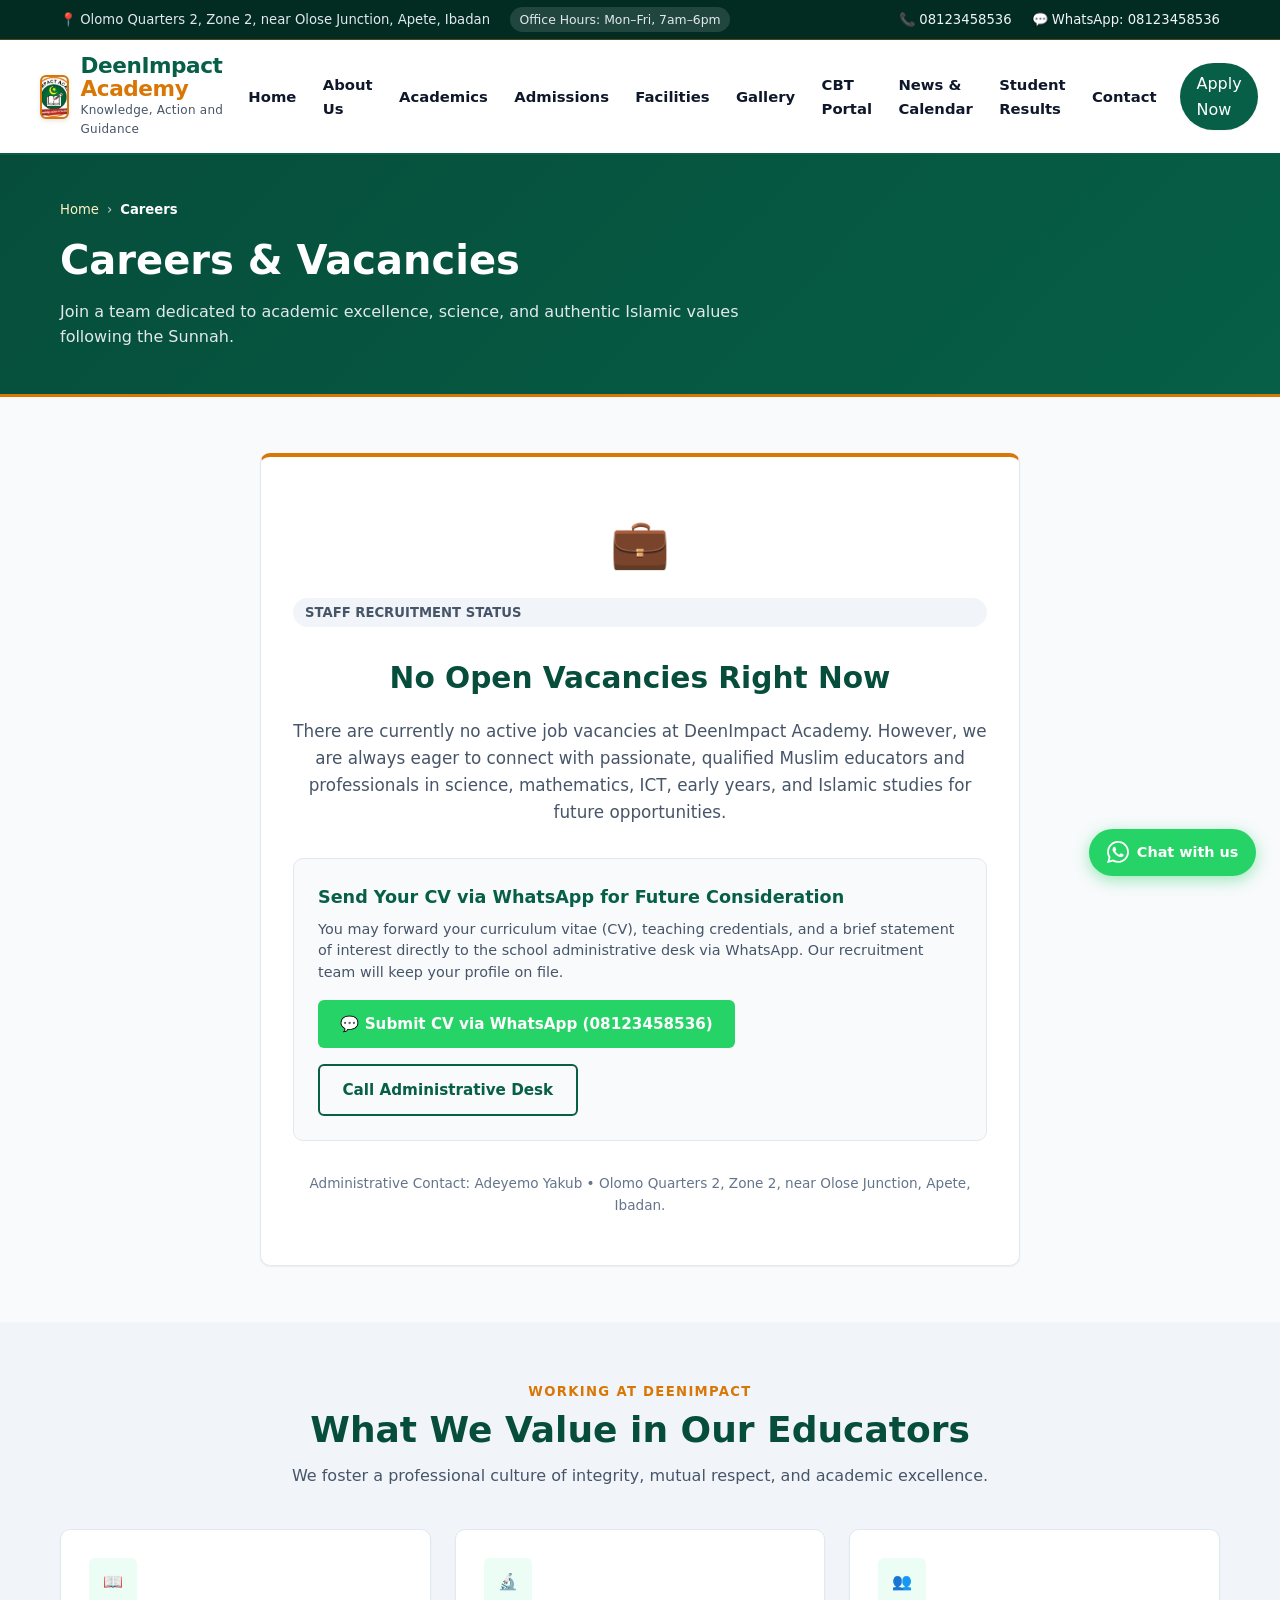
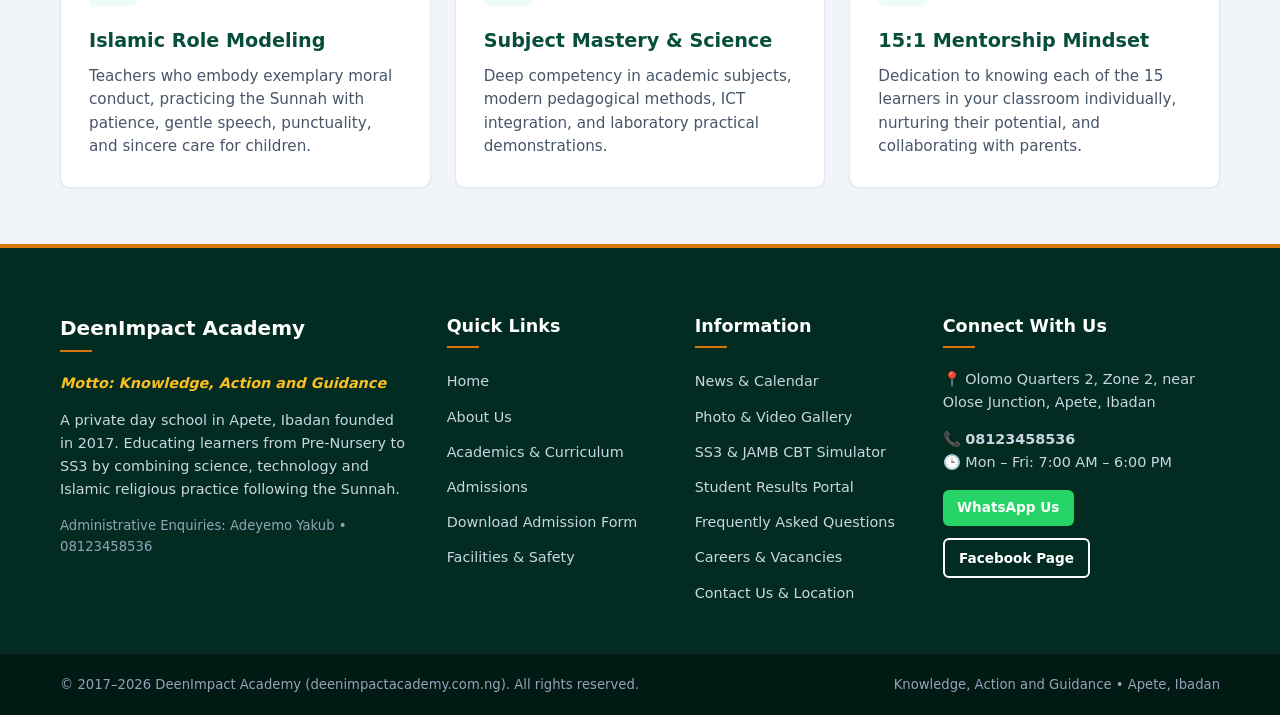
<file: careers.html>
<!DOCTYPE html>
<html lang="en">
<head>
  <meta charset="UTF-8">
  <meta name="viewport" content="width=device-width, initial-scale=1.0">
  <title>Careers &amp; Vacancies | DeenImpact Academy | Ibadan</title>
  <meta name="description" content="Explore career opportunities at DeenImpact Academy in Apete, Ibadan. Check current teaching and staff vacancies or submit your CV via WhatsApp.">
  <link rel="canonical" href="https://deenimpactacademy.com.ng/careers.html">

  <meta property="og:type" content="website">
  <meta property="og:title" content="Careers &amp; Vacancies | DeenImpact Academy">
  <meta property="og:description" content="Join our academic and support team in Apete, Ibadan. Submit your CV via WhatsApp.">
  <meta property="og:url" content="https://deenimpactacademy.com.ng/careers.html">
  <meta property="og:image" content="https://deenimpactacademy.com.ng/images/science-lab.jpg">

  <link rel="stylesheet" href="style.css?v=2">
  <link rel="icon" type="image/svg+xml" href="images/logo.svg">

  <script type="application/ld+json">
  {
    "@context": "https://schema.org",
    "@type": "School",
    "name": "DeenImpact Academy",
    "url": "https://deenimpactacademy.com.ng/careers.html",
    "telephone": "+2348123458536"
  }
  </script>
</head>
<body>

  <!-- Top Announcement Bar -->
  <aside class="topbar" aria-label="Quick contact details">
    <div class="container">
      <div class="topbar-left">
        <span>📍 Olomo Quarters 2, Zone 2, near Olose Junction, Apete, Ibadan</span>
        <span class="badge-hours">Office Hours: Mon–Fri, 7am–6pm</span>
      </div>
      <div class="topbar-right">
        <a href="tel:08123458536">📞 08123458536</a>
        <a href="https://wa.me/2348123458536" target="_blank" rel="noopener noreferrer">💬 WhatsApp: 08123458536</a>
      </div>
    </div>
  </aside>

  <!-- Site Header -->
  <header class="site-header">
    <div class="container header-inner">
      <a href="index.html" class="brand" aria-label="DeenImpact Academy Home">
        <div class="brand-emblem" aria-hidden="true">
          <img src="images/logo.png" alt="DeenImpact Academy Logo" onerror="this.style.display='none'; this.nextElementSibling.style.display='block';">
          <span style="display:none;">D</span>
        </div>
        <div class="brand-text">
          <span class="brand-title">DeenImpact <span>Academy</span></span>
          <span class="brand-motto">Knowledge, Action and Guidance</span>
        </div>
      </a>

      <!-- Desktop Nav -->
      <nav class="desktop-nav" aria-label="Primary navigation">
        <a href="index.html" class="nav-link">Home</a>
        <a href="about.html" class="nav-link">About Us</a>
        <a href="academics.html" class="nav-link">Academics</a>
        <a href="admissions.html" class="nav-link">Admissions</a>
        <a href="facilities.html" class="nav-link">Facilities</a>
        <a href="gallery.html" class="nav-link">Gallery</a>
        <a href="cbt.html" class="nav-link">CBT Portal</a>
        <a href="news-events.html" class="nav-link">News &amp; Calendar</a>
        <a href="results.html" class="nav-link">Student Results</a>
        <a href="contact.html" class="nav-link">Contact</a>
        <a href="admissions.html" class="nav-cta">Apply Now</a>
      </nav>

      <!-- Mobile Nav Toggle -->
      <button type="button" class="mobile-nav-toggle" aria-label="Open mobile navigation menu">
        <svg width="24" height="24" viewBox="0 0 24 24" fill="none" stroke="currentColor" stroke-width="2.2" stroke-linecap="round"><line x1="3" y1="12" x2="21" y2="12"></line><line x1="3" y1="6" x2="21" y2="6"></line><line x1="3" y1="18" x2="21" y2="18"></line></svg>
      </button>
    </div>
  </header>

  <!-- Mobile Drawer -->
  <div class="drawer-overlay" aria-hidden="true"></div>
  <aside class="mobile-drawer" aria-label="Mobile navigation menu">
    <div class="mobile-drawer-header">
      <span class="brand-title" style="font-size: 1.15rem;">DeenImpact <span>Academy</span></span>
      <button type="button" class="mobile-close-btn" aria-label="Close navigation menu">&times;</button>
    </div>
    <nav class="mobile-drawer-links">
      <a href="index.html" class="mobile-nav-item">Home</a>
      <a href="about.html" class="mobile-nav-item">About Us</a>
      <a href="academics.html" class="mobile-nav-item">Academics</a>
      <a href="admissions.html" class="mobile-nav-item">Admissions</a>
      <a href="downloads.html" class="mobile-nav-item">Downloads</a>
      <a href="facilities.html" class="mobile-nav-item">Facilities &amp; Student Life</a>
      <a href="gallery.html" class="mobile-nav-item">Gallery</a>
      <a href="cbt.html" class="mobile-nav-item">CBT Practice Portal</a>
      <a href="news-events.html" class="mobile-nav-item">News &amp; Calendar</a>
      <a href="careers.html" class="mobile-nav-item active">Careers</a>
      <a href="faq.html" class="mobile-nav-item">FAQ</a>
      <a href="contact.html" class="mobile-nav-item">Contact</a>
      <a href="results.html" class="mobile-nav-item">Student Results Portal</a>
    </nav>
    <div class="mobile-drawer-footer">
      <div class="drawer-btn-grid">
        <a href="admissions.html" class="btn btn-primary">Apply Now</a>
        <a href="https://wa.me/2348123458536" target="_blank" rel="noopener noreferrer" class="btn btn-whatsapp">
          <svg width="16" height="16" viewBox="0 0 24 24" fill="currentColor" style="margin-right: 5px;"><path d="M.057 24l1.687-6.163c-1.041-1.804-1.588-3.849-1.587-5.946.003-6.556 5.338-11.891 11.893-11.891 3.181.001 6.167 1.24 8.413 3.488 2.245 2.248 3.481 5.236 3.48 8.414-.003 6.557-5.338 11.892-11.893 11.892-1.99-.001-3.951-.5-5.688-1.448l-6.305 1.654zm6.597-3.807c1.676.995 3.276 1.591 5.392 1.592 5.448 0 9.886-4.434 9.889-9.885.002-5.462-4.415-9.89-9.881-9.892-5.452 0-9.887 4.434-9.889 9.884-.001 2.225.651 3.891 1.746 5.634l-.999 3.648 3.742-.981zm11.387-5.464c-.074-.124-.272-.198-.57-.347-.297-.149-1.758-.868-2.031-.967-.272-.099-.47-.149-.669.149-.198.297-.768.967-.941 1.165-.173.198-.347.223-.644.074-.297-.149-1.255-.462-2.39-1.475-.883-.788-1.48-1.761-1.653-2.059-.173-.297-.018-.458.13-.606.134-.133.297-.347.446-.521.151-.172.2-.296.3-.495.099-.198.05-.372-.025-.521-.075-.148-.669-1.611-.916-2.206-.242-.579-.487-.501-.669-.51l-.57-.01c-.198 0-.52.074-.792.372s-1.04 1.016-1.04 2.479 1.065 2.876 1.213 3.074c.149.198 2.095 3.2 5.076 4.487.709.306 1.263.489 1.694.626.712.226 1.36.194 1.872.118.571-.085 1.758-.719 2.006-1.413.248-.695.248-1.29.173-1.414z"/></svg>
          WhatsApp
        </a>
      </div>
    </div>
  </aside>

  <!-- Page Header -->
  <header class="page-header">
    <div class="container page-header-inner">
      <nav class="breadcrumbs" aria-label="Breadcrumb">
        <a href="index.html">Home</a>
        <span>&rsaquo;</span>
        <span class="current">Careers</span>
      </nav>
      <h1>Careers &amp; Vacancies</h1>
      <p>Join a team dedicated to academic excellence, science, and authentic Islamic values following the Sunnah.</p>
    </div>
  </header>

  <main>
    <!-- Current Openings Status -->
    <section class="section">
      <div class="container" style="max-width: 800px;">
        <!-- No open vacancies notice -->
        <div class="card" style="text-align: center; padding: 3rem 2rem; border-top: 4px solid var(--color-gold);">
          <div style="font-size: 3rem; margin-bottom: 1rem;" aria-hidden="true">💼</div>
          <span class="portal-badge" style="background: #f1f5f9; color: var(--color-text-muted);">
            STAFF RECRUITMENT STATUS
          </span>
          <h2 style="font-size: 1.85rem; color: var(--color-primary-dark); margin: 0.75rem 0 1rem;">
            No Open Vacancies Right Now
          </h2>
          <p style="color: var(--color-text-muted); font-size: 1.05rem; line-height: 1.6; margin-bottom: 2rem;">
            There are currently no active job vacancies at DeenImpact Academy. However, we are always eager to connect with passionate, qualified Muslim educators and professionals in science, mathematics, ICT, early years, and Islamic studies for future opportunities.
          </p>

          <div style="background: var(--color-bg); padding: 1.5rem; border-radius: var(--radius-md); border: 1px solid var(--color-border); text-align: left; margin-bottom: 2rem;">
            <h3 style="font-size: 1.1rem; color: var(--color-primary); margin-bottom: 0.5rem;">
              Send Your CV via WhatsApp for Future Consideration
            </h3>
            <p style="font-size: 0.9rem; color: var(--color-text-muted); line-height: 1.5; margin-bottom: 1rem;">
              You may forward your curriculum vitae (CV), teaching credentials, and a brief statement of interest directly to the school administrative desk via WhatsApp. Our recruitment team will keep your profile on file.
            </p>
            <div style="display: flex; gap: 1rem; flex-wrap: wrap;">
              <a href="https://wa.me/2348123458536?text=Hello%20DeenImpact%20Academy%2C%20I%20would%20like%20to%20submit%20my%20CV%20for%20future%20teaching%20or%20support%20roles." target="_blank" rel="noopener noreferrer" class="btn btn-whatsapp">
                💬 Submit CV via WhatsApp (08123458536)
              </a>
              <a href="tel:08123458536" class="btn btn-outline-primary">
                Call Administrative Desk
              </a>
            </div>
          </div>

          <p style="font-size: 0.85rem; color: var(--color-text-light);">
            Administrative Contact: Adeyemo Yakub &bull; Olomo Quarters 2, Zone 2, near Olose Junction, Apete, Ibadan.
          </p>
        </div>
      </div>
    </section>

    <!-- What We Look For In Educators -->
    <section class="section section-alt">
      <div class="container">
        <div class="section-header">
          <span class="section-tag">Working at DeenImpact</span>
          <h2 class="section-title">What We Value in Our Educators</h2>
          <p class="section-desc">We foster a professional culture of integrity, mutual respect, and academic excellence.</p>
        </div>

        <div class="grid grid-3">
          <div class="card">
            <div class="card-icon">📖</div>
            <h3 class="card-title">Islamic Role Modeling</h3>
            <p class="card-desc">
              Teachers who embody exemplary moral conduct, practicing the Sunnah with patience, gentle speech, punctuality, and sincere care for children.
            </p>
          </div>

          <div class="card">
            <div class="card-icon">🔬</div>
            <h3 class="card-title">Subject Mastery &amp; Science</h3>
            <p class="card-desc">
              Deep competency in academic subjects, modern pedagogical methods, ICT integration, and laboratory practical demonstrations.
            </p>
          </div>

          <div class="card">
            <div class="card-icon">👥</div>
            <h3 class="card-title">15:1 Mentorship Mindset</h3>
            <p class="card-desc">
              Dedication to knowing each of the 15 learners in your classroom individually, nurturing their potential, and collaborating with parents.
            </p>
          </div>
        </div>
      </div>
    </section>
  </main>

  <!-- Shared Site Footer -->
  <footer class="site-footer">
    <div class="footer-top">
      <div class="container">
        <div class="footer-grid">
          <div class="footer-col">
            <h4 style="font-size: 1.25rem;">DeenImpact Academy</h4>
            <p style="font-style: italic; color: #fbbf24; font-weight: 600;">Motto: Knowledge, Action and Guidance</p>
            <p>A private day school in Apete, Ibadan founded in 2017. Educating learners from Pre-Nursery to SS3 by combining science, technology and Islamic religious practice following the Sunnah.</p>
            <p style="font-size: 0.825rem; color: #94a3b8;">Administrative Enquiries: Adeyemo Yakub &bull; 08123458536</p>
          </div>
          <div class="footer-col">
            <h4>Quick Links</h4>
            <ul class="footer-links">
              <li><a href="index.html">Home</a></li>
              <li><a href="about.html">About Us</a></li>
              <li><a href="academics.html">Academics &amp; Curriculum</a></li>
              <li><a href="admissions.html">Admissions</a></li>
              <li><a href="downloads.html">Download Admission Form</a></li>
              <li><a href="facilities.html">Facilities &amp; Safety</a></li>
            </ul>
          </div>
          <div class="footer-col">
            <h4>Information</h4>
            <ul class="footer-links">
              <li><a href="news-events.html">News &amp; Calendar</a></li>
              <li><a href="gallery.html">Photo &amp; Video Gallery</a></li>
              <li><a href="cbt.html">SS3 &amp; JAMB CBT Simulator</a></li>
              <li><a href="results.html">Student Results Portal</a></li>
              <li><a href="faq.html">Frequently Asked Questions</a></li>
              <li><a href="careers.html">Careers &amp; Vacancies</a></li>
              <li><a href="contact.html">Contact Us &amp; Location</a></li>
            </ul>
          </div>
          <div class="footer-col">
            <h4>Connect With Us</h4>
            <p>📍 Olomo Quarters 2, Zone 2, near Olose Junction, Apete, Ibadan</p>
            <p>📞 <strong>08123458536</strong><br>🕒 Mon – Fri: 7:00 AM – 6:00 PM</p>
            <div style="margin-top: 1rem; display: flex; gap: 0.75rem; flex-wrap: wrap;">
              <a href="https://wa.me/2348123458536" target="_blank" rel="noopener noreferrer" class="btn btn-whatsapp" style="padding: 0.45rem 0.9rem; font-size: 0.85rem;">WhatsApp Us</a>
              <a href="https://www.facebook.com/share/1CiEcBdXnN/" target="_blank" rel="noopener noreferrer" class="btn btn-outline-white" style="padding: 0.45rem 0.9rem; font-size: 0.85rem;">Facebook Page</a>
            </div>
          </div>
        </div>
      </div>
    </div>
    <div class="footer-bottom">
      <div class="container">
        <div>&copy; 2017–2026 DeenImpact Academy (deenimpactacademy.com.ng). All rights reserved.</div>
        <div>Knowledge, Action and Guidance &bull; Apete, Ibadan</div>
      </div>
    </div>
  </footer>

  <a href="https://wa.me/2348123458536" target="_blank" rel="noopener noreferrer" class="floating-whatsapp" aria-label="Chat with DeenImpact Academy on WhatsApp">
    <svg viewBox="0 0 24 24"><path d="M.057 24l1.687-6.163c-1.041-1.804-1.588-3.849-1.587-5.946.003-6.556 5.338-11.891 11.893-11.891 3.181.001 6.167 1.24 8.413 3.488 2.245 2.248 3.481 5.236 3.48 8.414-.003 6.557-5.338 11.892-11.893 11.892-1.99-.001-3.951-.5-5.688-1.448l-6.305 1.654zm6.597-3.807c1.676.995 3.276 1.591 5.392 1.592 5.448 0 9.886-4.434 9.889-9.885.002-5.462-4.415-9.89-9.881-9.892-5.452 0-9.887 4.434-9.889 9.884-.001 2.225.651 3.891 1.746 5.634l-.999 3.648 3.742-.981zm11.387-5.464c-.074-.124-.272-.198-.57-.347-.297-.149-1.758-.868-2.031-.967-.272-.099-.47-.149-.669.149-.198.297-.768.967-.941 1.165-.173.198-.347.223-.644.074-.297-.149-1.255-.462-2.39-1.475-.883-.788-1.48-1.761-1.653-2.059-.173-.297-.018-.458.13-.606.134-.133.297-.347.446-.521.151-.172.2-.296.3-.495.099-.198.05-.372-.025-.521-.075-.148-.669-1.611-.916-2.206-.242-.579-.487-.501-.669-.51l-.57-.01c-.198 0-.52.074-.792.372s-1.04 1.016-1.04 2.479 1.065 2.876 1.213 3.074c.149.198 2.095 3.2 5.076 4.487.709.306 1.263.489 1.694.626.712.226 1.36.194 1.872.118.571-.085 1.758-.719 2.006-1.413.248-.695.248-1.29.173-1.414z"/></svg>
    <span>Chat with us</span>
  </a>

  <script src="script.js"></script>
</body>
</html>
</file>
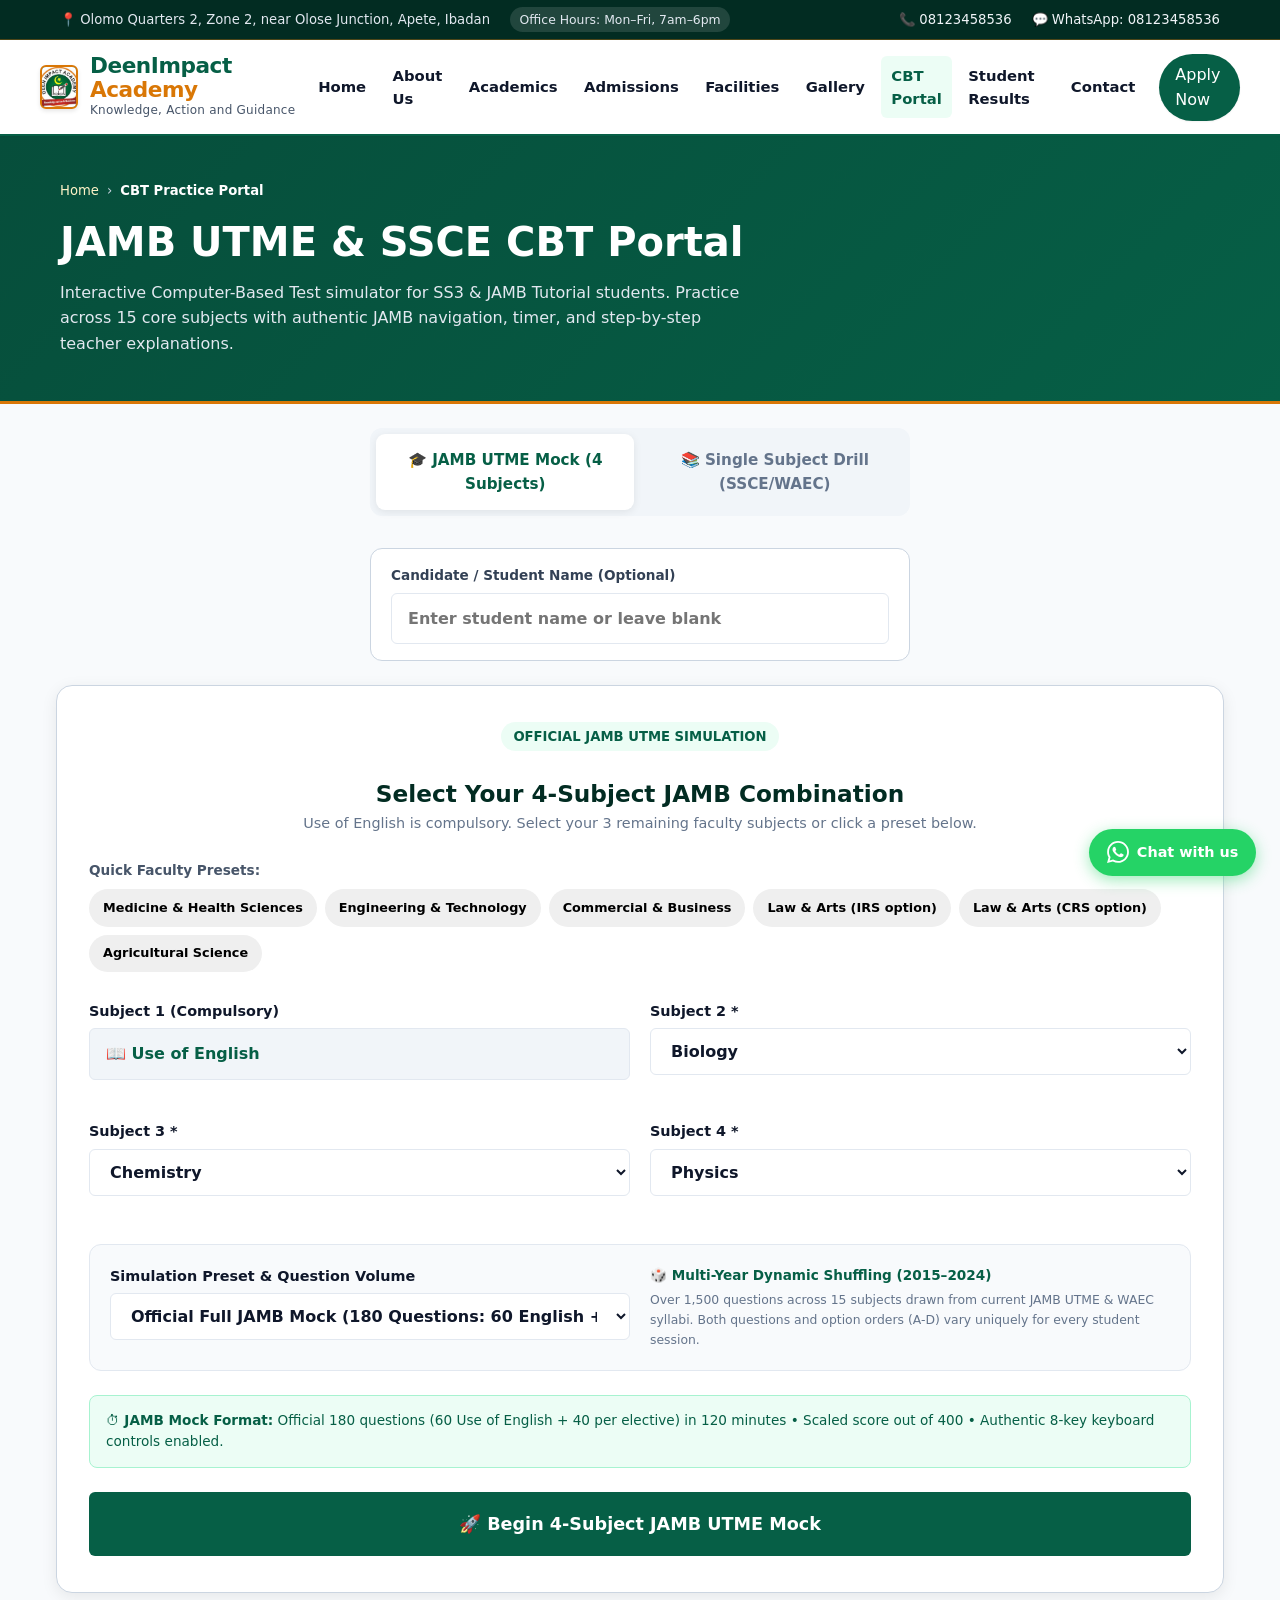
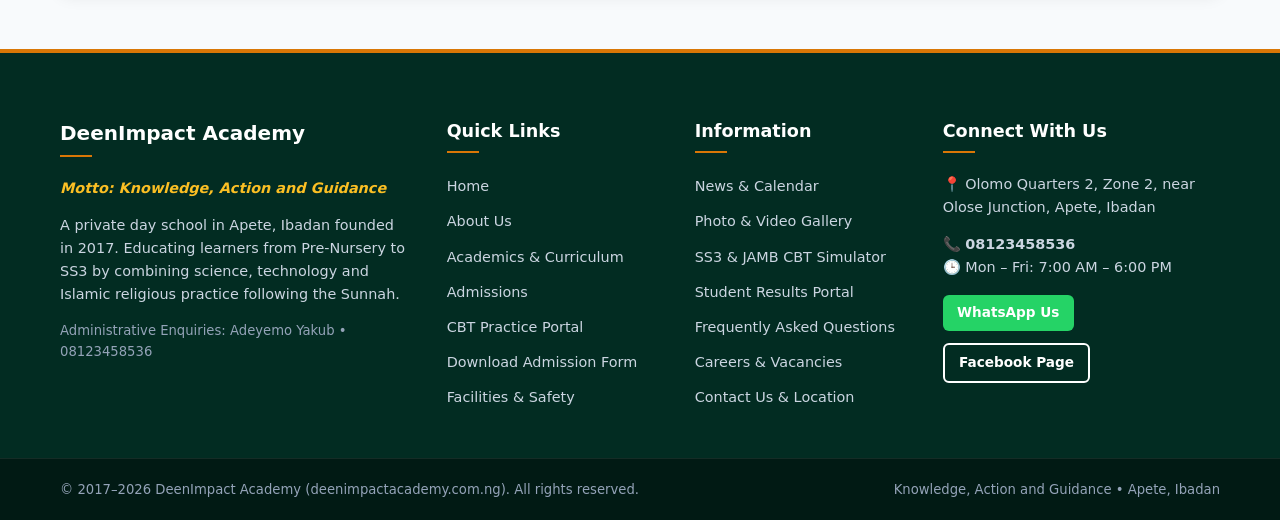
<file: cbt.html>
<!DOCTYPE html>
<html lang="en">
<head>
  <meta charset="UTF-8">
  <meta name="viewport" content="width=device-width, initial-scale=1.0">
  <title>JAMB UTME &amp; SSCE CBT Practice Portal | DeenImpact Academy</title>
  <meta name="description" content="Online Computer-Based Test (CBT) practice simulator for SS3 and JAMB UTME tutorial students at DeenImpact Academy, Apete, Ibadan. Practice across 15 subjects with authentic JAMB 8-key navigation, timers, and step-by-step explanations.">
  <link rel="canonical" href="https://deenimpactacademy.com.ng/cbt.html">

  <meta property="og:type" content="website">
  <meta property="og:title" content="JAMB &amp; SSCE CBT Practice Portal | DeenImpact Academy">
  <meta property="og:description" content="Master JAMB UTME &amp; WAEC/NECO exams with our interactive on-screen CBT engine featuring 15 subjects, timer, and detailed teacher explanations.">
  <meta property="og:url" content="https://deenimpactacademy.com.ng/cbt.html">
  <meta property="og:image" content="https://deenimpactacademy.com.ng/images/computer-lab.jpg">

  <link rel="stylesheet" href="style.css?v=3">
  <link rel="stylesheet" href="cbt.css?v=3">
  <link rel="icon" type="image/svg+xml" href="images/logo.svg">

  <script type="application/ld+json">
  {
    "@context": "https://schema.org",
    "@type": "EducationalOrganization",
    "name": "DeenImpact Academy",
    "url": "https://deenimpactacademy.com.ng/cbt.html",
    "address": {
      "@type": "PostalAddress",
      "streetAddress": "Olomo Quarters 2, Zone 2, near Olose Junction, Apete",
      "addressLocality": "Ibadan",
      "addressRegion": "Oyo State",
      "addressCountry": "NG"
    },
    "telephone": "+2348123458536"
  }
  </script>
</head>
<body>

  <!-- Top Announcement Bar -->
  <aside class="topbar" aria-label="Quick contact details">
    <div class="container">
      <div class="topbar-left">
        <span>📍 Olomo Quarters 2, Zone 2, near Olose Junction, Apete, Ibadan</span>
        <span class="badge-hours">Office Hours: Mon–Fri, 7am–6pm</span>
      </div>
      <div class="topbar-right">
        <a href="tel:08123458536">📞 08123458536</a>
        <a href="https://wa.me/2348123458536" target="_blank" rel="noopener noreferrer">💬 WhatsApp: 08123458536</a>
      </div>
    </div>
  </aside>

  <!-- Site Header -->
  <header class="site-header">
    <div class="container header-inner">
      <a href="index.html" class="brand" aria-label="DeenImpact Academy Home">
        <div class="brand-emblem" aria-hidden="true">
          <img src="images/logo.png" alt="DeenImpact Academy Logo" onerror="this.style.display='none'; this.nextElementSibling.style.display='block';">
          <span style="display:none;">D</span>
        </div>
        <div class="brand-text">
          <span class="brand-title">DeenImpact <span>Academy</span></span>
          <span class="brand-motto">Knowledge, Action and Guidance</span>
        </div>
      </a>

      <!-- Desktop Nav -->
      <nav class="desktop-nav" aria-label="Primary navigation">
        <a href="index.html" class="nav-link">Home</a>
        <a href="about.html" class="nav-link">About Us</a>
        <a href="academics.html" class="nav-link">Academics</a>
        <a href="admissions.html" class="nav-link">Admissions</a>
        <a href="facilities.html" class="nav-link">Facilities</a>
        <a href="gallery.html" class="nav-link">Gallery</a>
        <a href="cbt.html" class="nav-link active">CBT Portal</a>
        <a href="results.html" class="nav-link">Student Results</a>
        <a href="contact.html" class="nav-link">Contact</a>
        <a href="admissions.html" class="nav-cta">Apply Now</a>
      </nav>

      <!-- Mobile Hamburger Button -->
      <button type="button" class="mobile-nav-toggle" aria-label="Open mobile navigation menu">
        <svg width="24" height="24" viewBox="0 0 24 24" fill="none" stroke="currentColor" stroke-width="2.2" stroke-linecap="round"><line x1="3" y1="12" x2="21" y2="12"></line><line x1="3" y1="6" x2="21" y2="6"></line><line x1="3" y1="18" x2="21" y2="18"></line></svg>
      </button>
    </div>
  </header>

  <!-- Mobile Drawer -->
  <div class="drawer-overlay" aria-hidden="true"></div>
  <aside class="mobile-drawer" aria-label="Mobile navigation menu">
    <div class="mobile-drawer-header">
      <span class="brand-title" style="font-size: 1.15rem;">DeenImpact <span>Academy</span></span>
      <button type="button" class="mobile-close-btn" aria-label="Close navigation menu">&times;</button>
    </div>
    <nav class="mobile-drawer-links">
      <a href="index.html" class="mobile-nav-item">Home</a>
      <a href="about.html" class="mobile-nav-item">About Us</a>
      <a href="academics.html" class="mobile-nav-item">Academics</a>
      <a href="admissions.html" class="mobile-nav-item">Admissions</a>
      <a href="downloads.html" class="mobile-nav-item">Downloads</a>
      <a href="facilities.html" class="mobile-nav-item">Facilities &amp; Student Life</a>
      <a href="gallery.html" class="mobile-nav-item">Gallery</a>
      <a href="cbt.html" class="mobile-nav-item active">CBT Practice Portal</a>
      <a href="news-events.html" class="mobile-nav-item">News &amp; Calendar</a>
      <a href="careers.html" class="mobile-nav-item">Careers</a>
      <a href="faq.html" class="mobile-nav-item">FAQ</a>
      <a href="contact.html" class="mobile-nav-item">Contact</a>
      <a href="results.html" class="mobile-nav-item">Student Results Portal</a>
    </nav>
    <div class="mobile-drawer-footer">
      <div class="drawer-btn-grid">
        <a href="admissions.html" class="btn btn-primary">Apply Now</a>
        <a href="https://wa.me/2348123458536" target="_blank" rel="noopener noreferrer" class="btn btn-whatsapp">
          <svg width="16" height="16" viewBox="0 0 24 24" fill="currentColor" style="margin-right: 5px;"><path d="M.057 24l1.687-6.163c-1.041-1.804-1.588-3.849-1.587-5.946.003-6.556 5.338-11.891 11.893-11.891 3.181.001 6.167 1.24 8.413 3.488 2.245 2.248 3.481 5.236 3.48 8.414-.003 6.557-5.338 11.892-11.893 11.892-1.99-.001-3.951-.5-5.688-1.448l-6.305 1.654zm6.597-3.807c1.676.995 3.276 1.591 5.392 1.592 5.448 0 9.886-4.434 9.889-9.885.002-5.462-4.415-9.89-9.881-9.892-5.452 0-9.887 4.434-9.889 9.884-.001 2.225.651 3.891 1.746 5.634l-.999 3.648 3.742-.981zm11.387-5.464c-.074-.124-.272-.198-.57-.347-.297-.149-1.758-.868-2.031-.967-.272-.099-.47-.149-.669.149-.198.297-.768.967-.941 1.165-.173.198-.347.223-.644.074-.297-.149-1.255-.462-2.39-1.475-.883-.788-1.48-1.761-1.653-2.059-.173-.297-.018-.458.13-.606.134-.133.297-.347.446-.521.151-.172.2-.296.3-.495.099-.198.05-.372-.025-.521-.075-.148-.669-1.611-.916-2.206-.242-.579-.487-.501-.669-.51l-.57-.01c-.198 0-.52.074-.792.372s-1.04 1.016-1.04 2.479 1.065 2.876 1.213 3.074c.149.198 2.095 3.2 5.076 4.487.709.306 1.263.489 1.694.626.712.226 1.36.194 1.872.118.571-.085 1.758-.719 2.006-1.413.248-.695.248-1.29.173-1.414z"/></svg>
          WhatsApp
        </a>
      </div>
    </div>
  </aside>

  <!-- Page Header -->
  <header class="page-header">
    <div class="container page-header-inner">
      <nav class="breadcrumbs" aria-label="Breadcrumb">
        <a href="index.html">Home</a>
        <span>&rsaquo;</span>
        <span class="current">CBT Practice Portal</span>
      </nav>
      <h1>JAMB UTME &amp; SSCE CBT Portal</h1>
      <p>Interactive Computer-Based Test simulator for SS3 &amp; JAMB Tutorial students. Practice across 15 core subjects with authentic JAMB navigation, timer, and step-by-step teacher explanations.</p>
    </div>
  </header>

  <main class="cbt-container">

    <!-- =========================================================
         SCREEN 1: Setup & Subject Selection Screen
         ========================================================= -->
    <div id="cbtSetupScreen">
      <!-- Mode Tabs -->
      <div class="cbt-mode-tabs">
        <button type="button" class="cbt-tab-btn active" data-mode="jamb">
          🎓 JAMB UTME Mock (4 Subjects)
        </button>
        <button type="button" class="cbt-tab-btn" data-mode="single">
          📚 Single Subject Drill (SSCE/WAEC)
        </button>
      </div>

      <!-- Candidate Name Field -->
      <div style="max-width: 540px; margin: 0 auto 1.5rem; background: #ffffff; padding: 1rem 1.25rem; border-radius: 12px; border: 1px solid var(--cbt-border);">
        <label for="candidateName" style="display: block; font-weight: 700; font-size: 0.85rem; color: #334155; margin-bottom: 0.35rem;">Candidate / Student Name (Optional)</label>
        <input type="text" id="candidateName" class="form-control" placeholder="Enter student name or leave blank" style="font-weight: 600;">
      </div>

      <!-- Panel 1: JAMB 4-Subject Mode -->
      <div id="panelJambMode" class="cbt-setup-card">
        <div style="text-align: center; margin-bottom: 1.5rem;">
          <span class="portal-badge">OFFICIAL JAMB UTME SIMULATION</span>
          <h2 style="color: var(--cbt-primary-dark); font-size: 1.45rem; margin-top: 0.5rem;">Select Your 4-Subject JAMB Combination</h2>
          <p style="color: var(--cbt-text-muted); font-size: 0.9rem;">Use of English is compulsory. Select your 3 remaining faculty subjects or click a preset below.</p>
        </div>

        <!-- Faculty Quick Presets -->
        <div style="margin-bottom: 1.75rem;">
          <label style="display: block; font-weight: 700; font-size: 0.85rem; color: #475569; margin-bottom: 0.5rem;">Quick Faculty Presets:</label>
          <div id="presetContainer" style="display: flex; gap: 0.5rem; flex-wrap: wrap;"></div>
        </div>

        <!-- 4-Subject Selectors -->
        <div class="grid grid-2" style="gap: 1.25rem; margin-bottom: 1.75rem;">
          <div class="form-group">
            <label class="form-label">Subject 1 (Compulsory)</label>
            <input type="text" value="📖 Use of English" class="form-control" disabled style="background: #f1f5f9; font-weight: 700; color: #065f46;">
          </div>
          <div class="form-group">
            <label for="jambSub2" class="form-label">Subject 2 *</label>
            <select id="jambSub2" class="form-control" style="font-weight: 600;">
              <option value="mathematics">General Mathematics</option>
              <option value="physics">Physics</option>
              <option value="chemistry">Chemistry</option>
              <option value="biology" selected>Biology</option>
              <option value="government">Government</option>
              <option value="economics">Economics</option>
              <option value="civic">Civic Education</option>
              <option value="irs">Islamic Religious Studies (IRS)</option>
              <option value="crs">Christian Religious Studies (CRS)</option>
              <option value="literature">Literature in English</option>
              <option value="yoruba">Yoruba Language</option>
              <option value="accounting">Financial Accounting</option>
              <option value="livestock">Livestock Farming</option>
              <option value="agriculture">Agricultural Science</option>
            </select>
          </div>
          <div class="form-group">
            <label for="jambSub3" class="form-label">Subject 3 *</label>
            <select id="jambSub3" class="form-control" style="font-weight: 600;">
              <option value="mathematics">General Mathematics</option>
              <option value="physics">Physics</option>
              <option value="chemistry" selected>Chemistry</option>
              <option value="biology">Biology</option>
              <option value="government">Government</option>
              <option value="economics">Economics</option>
              <option value="civic">Civic Education</option>
              <option value="irs">Islamic Religious Studies (IRS)</option>
              <option value="crs">Christian Religious Studies (CRS)</option>
              <option value="literature">Literature in English</option>
              <option value="yoruba">Yoruba Language</option>
              <option value="accounting">Financial Accounting</option>
              <option value="livestock">Livestock Farming</option>
              <option value="agriculture">Agricultural Science</option>
            </select>
          </div>
          <div class="form-group">
            <label for="jambSub4" class="form-label">Subject 4 *</label>
            <select id="jambSub4" class="form-control" style="font-weight: 600;">
              <option value="mathematics">General Mathematics</option>
              <option value="physics" selected>Physics</option>
              <option value="chemistry">Chemistry</option>
              <option value="biology">Biology</option>
              <option value="government">Government</option>
              <option value="economics">Economics</option>
              <option value="civic">Civic Education</option>
              <option value="irs">Islamic Religious Studies (IRS)</option>
              <option value="crs">Christian Religious Studies (CRS)</option>
              <option value="literature">Literature in English</option>
              <option value="yoruba">Yoruba Language</option>
              <option value="accounting">Financial Accounting</option>
              <option value="livestock">Livestock Farming</option>
              <option value="agriculture">Agricultural Science</option>
            </select>
          </div>
        </div>

        <!-- Question Count & Multi-Year Selector -->
        <div class="grid grid-2" style="gap: 1.25rem; margin-bottom: 1.5rem; background: #f8fafc; padding: 1.25rem; border-radius: 12px; border: 1px solid #e2e8f0;">
          <div>
            <label for="jambQuestionCountSelect" class="form-label">Simulation Preset &amp; Question Volume</label>
            <select id="jambQuestionCountSelect" class="form-control" style="font-weight: 600;">
              <option value="official" selected>Official Full JAMB Mock (180 Questions: 60 English + 40 × 3 Electives • 120 Mins / 2 Hours)</option>
              <option value="40">40 Questions per Subject (160 Questions Total • 120 Mins)</option>
              <option value="25">25 Questions per Subject (100 Questions Total • 100 Mins)</option>
              <option value="15">15 Questions per Subject (60 Questions Total • 60 Mins Speed Drill)</option>
              <option value="10">10 Questions per Subject (40 Questions Total • 40 Mins Express Drill)</option>
              <option value="100">Full 100 Questions per Subject (400 Questions Total • Marathon Mode)</option>
            </select>
          </div>
          <div style="display: flex; flex-direction: column; justify-content: center;">
            <div style="font-size: 0.85rem; font-weight: 700; color: #065f46; display: flex; align-items: center; gap: 0.4rem;">
              <span>🎲 Multi-Year Dynamic Shuffling (2015–2024)</span>
            </div>
            <p style="font-size: 0.775rem; color: #64748b; margin-top: 0.25rem;">
              Over 1,500 questions across 15 subjects drawn from current JAMB UTME &amp; WAEC syllabi. Both questions and option orders (A-D) vary uniquely for every student session.
            </p>
          </div>
        </div>

        <div style="background: #ecfdf5; padding: 0.85rem 1rem; border-radius: 8px; border: 1px solid #a7f3d0; font-size: 0.85rem; color: #065f46; margin-bottom: 1.5rem;">
          ⏱ <strong>JAMB Mock Format:</strong> Official 180 questions (60 Use of English + 40 per elective) in 120 minutes &bull; Scaled score out of 400 &bull; Authentic 8-key keyboard controls enabled.
        </div>

        <button type="button" class="btn btn-primary btn-block btn-start-cbt" onclick="startExam('jamb')" style="padding: 1rem; font-size: 1.1rem;">
          🚀 Begin 4-Subject JAMB UTME Mock
        </button>
      </div>

      <!-- Panel 2: Single Subject Drill Mode -->
      <div id="panelSingleMode" class="cbt-setup-card" style="display: none;">
        <div style="text-align: center; margin-bottom: 1.5rem;">
          <span class="portal-badge">SSCE / WAEC &amp; TOPIC DRILL</span>
          <h2 style="color: var(--cbt-primary-dark); font-size: 1.45rem; margin-top: 0.5rem;">Choose a Subject to Practice</h2>
          <p style="color: var(--cbt-text-muted); font-size: 0.9rem;">Select any of the 15 senior secondary subjects for thorough exam preparation.</p>
        </div>

        <!-- 15 Subject Cards Grid -->
        <div id="singleSubjectGrid" class="subject-grid-select"></div>

        <!-- Practice Options -->
        <div class="grid grid-2" style="gap: 1.25rem; margin-bottom: 1.75rem; background: #f8fafc; padding: 1.25rem; border-radius: 12px; border: 1px solid #e2e8f0;">
          <div>
            <label for="singleQuestionCountSelect" class="form-label">Number of Practice Questions</label>
            <select id="singleQuestionCountSelect" class="form-control" style="font-weight: 600; margin-bottom: 0.85rem;">
              <option value="50" selected>50 Questions (Official WAEC SSCE Paper 1 Standard)</option>
              <option value="100">100 Questions (Complete Multi-Year Subject Bank)</option>
              <option value="25">25 Questions (Standard Practice Drill)</option>
              <option value="15">15 Questions (Quick Review)</option>
              <option value="10">10 Questions (Speed Quiz)</option>
            </select>

            <label for="singleDurationSelect" class="form-label">Practice Timer</label>
            <select id="singleDurationSelect" class="form-control" style="font-weight: 600;">
              <option value="60" selected>60 Minutes (Standard WAEC Timing)</option>
              <option value="90">90 Minutes (Extended WAEC Timing)</option>
              <option value="45">45 Minutes (Fast Pace Drill)</option>
              <option value="25">25 Minutes (Speed Drill)</option>
              <option value="15">15 Minutes (Express Quiz)</option>
              <option value="0">Untimed / Self-Paced Practice</option>
            </select>
          </div>
          <div style="display: flex; flex-direction: column; justify-content: center;">
            <div style="font-size: 0.85rem; font-weight: 700; color: #065f46; display: flex; align-items: center; gap: 0.4rem; margin-bottom: 0.35rem;">
              <span>🎲 Dynamic Shuffling Across Years (2015–2024)</span>
            </div>
            <label style="display: flex; align-items: center; gap: 0.6rem; cursor: pointer; font-weight: 700; color: #1e293b; margin-top: 0.5rem;">
              <input type="checkbox" id="studyModeCheck" style="width: 18px; height: 18px;">
              <span>Enable "Study Mode" (Show instant explanation after each question)</span>
            </label>
            <p style="font-size: 0.775rem; color: #64748b; margin-top: 0.25rem; margin-left: 1.8rem;">
              Leave unchecked for strict Exam Mode (score and solutions shown only at the end).
            </p>
          </div>
        </div>

        <button type="button" class="btn btn-primary btn-block btn-start-cbt" onclick="startExam('single')" style="padding: 1rem; font-size: 1.1rem;">
          🚀 Start Single Subject Drill
        </button>
      </div>
    </div>

    <!-- =========================================================
         SCREEN 2: Active Examination Screen
         ========================================================= -->
    <div id="cbtExamScreen" style="display: none;">
      <!-- Exam Top Bar -->
      <div class="cbt-exam-header">
        <div>
          <div style="font-size: 0.8rem; font-weight: 700; color: var(--cbt-gold); text-transform: uppercase;">DeenImpact CBT Simulator</div>
          <div id="examCandidateName" style="font-weight: 800; font-size: 1.1rem; color: #0f172a;">JAMB Practice Candidate</div>
        </div>

        <!-- Subject tabs (visible in JAMB mode) -->
        <div id="examSubjectTabs" class="cbt-subject-tabs-bar"></div>

        <div style="display: flex; align-items: center; gap: 0.75rem;">
          <div id="examTimerDisplay" class="cbt-timer-badge">⏱ 00:00</div>
          <button type="button" id="btnToggleCalc" class="btn btn-outline" style="padding: 0.45rem 0.75rem; font-size: 0.85rem; font-weight: 700;">
            🧮 Calculator
          </button>
        </div>
      </div>

      <!-- Exam Layout Split: Left Question, Right Palette -->
      <div class="cbt-exam-layout">
        <!-- Main Question Card -->
        <div class="cbt-question-card">
          <div class="cbt-q-meta">
            <span id="qNumberDisplay" class="cbt-q-number">Question 1 of 10</span>
            <div style="display: flex; gap: 0.5rem; align-items: center; flex-wrap: wrap;">
              <span id="qYearDisplay" class="badge" style="background: #fef3c7; color: #92400e; font-weight: 700;">Year 2024</span>
              <span id="qExamDisplay" class="badge" style="background: var(--cbt-primary-light); color: var(--cbt-primary); font-weight: 700;">JAMB UTME</span>
              <span id="qTopicDisplay" class="badge" style="background: #f1f5f9; color: #475569; font-weight: 600;">General</span>
            </div>
          </div>

          <div id="qTextDisplay" class="cbt-q-text">Loading question text...</div>

          <!-- Options Container -->
          <div id="optionsList" class="cbt-options-list"></div>

          <!-- Instant Study Mode Explanation Box (Hidden unless Study Mode is ON) -->
          <div id="studyExplanationBox" class="review-explanation-box" style="display: none; margin-bottom: 1.5rem;"></div>

          <!-- Bottom Navigation Toolbar -->
          <div class="cbt-toolbar">
            <button type="button" id="btnPrevQ" class="btn btn-outline cbt-btn-prev" onclick="prevQuestion()">
              ⬅ Previous (P)
            </button>
            <button type="button" id="btnFlagQ" class="cbt-btn-flag" onclick="toggleFlag()">
              🏳️ Flag Question (R)
            </button>
            <button type="button" id="btnNextQ" class="btn btn-primary cbt-btn-next" onclick="nextQuestion()">
              Next (N) ➡
            </button>
            <button type="button" class="cbt-btn-submit" onclick="promptSubmitExam()">
              🏁 Submit Exam (S)
            </button>
          </div>

          <!-- JAMB 8-Key Instructions -->
          <div class="cbt-8key-bar">
            <strong>JAMB 8-Key Keyboard Shortcuts:</strong>
            Press <kbd>A</kbd>, <kbd>B</kbd>, <kbd>C</kbd>, <kbd>D</kbd> to choose answer &bull;
            <kbd>P</kbd> for Previous &bull;
            <kbd>N</kbd> for Next &bull;
            <kbd>R</kbd> to Flag &bull;
            <kbd>S</kbd> to Submit.
          </div>
        </div>

        <!-- Right Side: Question Palette (Status Grid) -->
        <div class="cbt-palette-card">
          <h3 style="font-size: 1rem; color: #0f172a; margin-bottom: 0.75rem;">Question Overview</h3>
          <div class="palette-status-row">
            <div class="palette-status-item">
              <span class="status-dot" style="background: #10b981;"></span>
              <span>Answered: <strong id="paletteAnsweredCount">0</strong></span>
            </div>
            <div class="palette-status-item">
              <span class="status-dot" style="background: #cbd5e1;"></span>
              <span>Left: <strong id="paletteUnansweredCount">0</strong></span>
            </div>
            <div class="palette-status-item">
              <span class="status-dot" style="background: #f59e0b;"></span>
              <span>Flagged: <strong id="paletteFlaggedCount">0</strong></span>
            </div>
          </div>

          <div id="paletteGrid" class="cbt-palette-grid"></div>

          <button type="button" class="btn btn-block" style="margin-top: 1.25rem; background: #dc2626; color: #ffffff; font-weight: 700; font-size: 0.9rem;" onclick="promptSubmitExam()">
            End &amp; Submit Exam
          </button>
        </div>
      </div>
    </div>

    <!-- =========================================================
         SCREEN 3: Examination Results & Score Screen
         ========================================================= -->
    <div id="cbtResultScreen" style="display: none;">
      <div class="cbt-result-card">
        <span class="portal-badge">OFFICIAL PRACTICE SCORE SHEET</span>
        <h2 style="font-size: 1.75rem; color: var(--cbt-primary-dark); margin: 0.5rem 0 0.25rem;">
          Examination Summary
        </h2>
        <div id="resCandidateName" style="font-weight: 700; color: #475569; font-size: 1.1rem; margin-bottom: 1rem;">
          Candidate Name
        </div>

        <div id="resGradeRemark" style="padding: 0.6rem 1.25rem; border-radius: 999px; font-weight: 800; font-size: 0.95rem; display: inline-block; margin-bottom: 1.25rem;">
          Performance Remark
        </div>

        <!-- Total Score Circle -->
        <div class="cbt-score-circle">
          <div id="resScoreNum" class="cbt-score-num">0</div>
          <div id="resScoreDenom" class="cbt-score-denom">/ 40 (0%)</div>
        </div>

        <!-- Scaled JAMB UTME Score (out of 400) -->
        <div id="resJambScaledBox" style="display: none; background: #fef3c7; border: 1px solid #fde68a; border-radius: 10px; padding: 0.85rem; max-width: 320px; margin: 0 auto 1.5rem;">
          <div style="font-size: 0.8rem; font-weight: 700; color: #b45309; text-transform: uppercase;">Estimated JAMB UTME Scaled Score</div>
          <div id="resJambScaledNum" style="font-size: 1.85rem; font-weight: 900; color: #92400e;">0 / 400</div>
        </div>

        <div style="font-size: 0.9rem; color: #64748b; margin-bottom: 1.5rem;">
          ⏱ <strong>Total Time Used:</strong> <span id="resTimeSpent">0m 00s</span>
        </div>

        <!-- Subject Breakdown -->
        <h3 style="font-size: 1.15rem; color: #0f172a; border-top: 1px solid #e2e8f0; padding-top: 1.5rem; margin-bottom: 1rem;">
          Performance by Subject
        </h3>
        <div id="resSubjectBreakdown" class="cbt-breakdown-grid"></div>

        <!-- Curriculum Topic Breakdown -->
        <h3 style="font-size: 1.15rem; color: #0f172a; border-top: 1px solid #e2e8f0; padding-top: 1.5rem; margin-bottom: 0.5rem;">
          Syllabus &amp; Past Years Topic Performance
        </h3>
        <p style="font-size: 0.85rem; color: #64748b; margin-bottom: 1rem;">Performance breakdown across official curriculum modules and past exam years (2018–2024).</p>
        <div id="resTopicBreakdown" style="display: grid; grid-template-columns: repeat(auto-fill, minmax(240px, 1fr)); gap: 0.75rem; text-align: left; margin-bottom: 1.5rem;"></div>

        <!-- Action Buttons -->
        <div style="display: flex; gap: 0.75rem; justify-content: center; flex-wrap: wrap; margin-top: 2rem;">
          <button type="button" class="btn btn-primary" onclick="openReviewScreen('all')">
            🔍 Review All Questions &amp; Explanations
          </button>
          <button type="button" class="btn btn-outline" onclick="openReviewScreen('wrong')">
            ❌ Review Mistakes Only
          </button>
          <button type="button" class="btn btn-gold" onclick="window.print()">
            🖨️ Print Score Report
          </button>
          <button type="button" class="btn btn-outline" onclick="resetToSetup()">
            🔄 Take Another Exam
          </button>
        </div>
      </div>
    </div>

    <!-- =========================================================
         SCREEN 4: Step-by-Step Corrections & Explanations Screen
         ========================================================= -->
    <div id="cbtReviewScreen" style="display: none; max-width: 860px; margin: 0 auto;">
      <div style="display: flex; justify-content: space-between; align-items: center; margin-bottom: 1.5rem; flex-wrap: wrap; gap: 1rem;">
        <div>
          <button type="button" class="btn btn-outline" onclick="document.getElementById('cbtReviewScreen').style.display='none'; document.getElementById('cbtResultScreen').style.display='block';">
            ⬅ Back to Score Summary
          </button>
        </div>
        <div style="display: flex; gap: 0.5rem;">
          <button type="button" class="btn btn-outline" style="font-size: 0.85rem; padding: 0.5rem 0.85rem;" onclick="openReviewScreen('all')">All Questions</button>
          <button type="button" class="btn btn-outline" style="font-size: 0.85rem; padding: 0.5rem 0.85rem;" onclick="openReviewScreen('wrong')">Mistakes Only</button>
          <button type="button" class="btn btn-outline" style="font-size: 0.85rem; padding: 0.5rem 0.85rem;" onclick="openReviewScreen('correct')">Correct Only</button>
        </div>
      </div>

      <div style="background: #ffffff; border: 1px solid var(--cbt-border); border-radius: 12px; padding: 1.5rem; margin-bottom: 1.5rem; box-shadow: var(--cbt-shadow);">
        <h2 style="font-size: 1.35rem; color: var(--cbt-primary-dark); margin-bottom: 0.35rem;">
          Detailed Teacher's Review &amp; Explanations
        </h2>
        <p style="font-size: 0.875rem; color: #64748b; margin-bottom: 0;">
          Study each question carefully. Correct options are marked in green, your selections are tagged, and comprehensive step-by-step explanations provide mastery for the actual WAEC and JAMB examinations.
        </p>
      </div>

      <div id="reviewQuestionsList"></div>

      <div style="text-align: center; margin: 2rem 0;">
        <button type="button" class="btn btn-primary" onclick="resetToSetup()">
          🏠 Finish &amp; Return to CBT Dashboard
        </button>
      </div>
    </div>

  </main>

  <!-- =========================================================
       On-Screen Pop-Up Calculator Modal
       ========================================================= -->
  <div id="calcModal" class="calc-modal">
    <div class="calc-header">
      <span>JAMB Calculator</span>
      <button type="button" id="btnCloseCalc" style="background: none; border: none; color: #94a3b8; font-size: 1.25rem; cursor: pointer;">&times;</button>
    </div>
    <div id="calcDisplay" class="calc-display">0</div>
    <div class="calc-grid">
      <button type="button" class="calc-btn op" data-val="C">C</button>
      <button type="button" class="calc-btn op" data-val="DEL">⌫</button>
      <button type="button" class="calc-btn op" data-val="sqrt">√</button>
      <button type="button" class="calc-btn op" data-val="÷">÷</button>

      <button type="button" class="calc-btn" data-val="7">7</button>
      <button type="button" class="calc-btn" data-val="8">8</button>
      <button type="button" class="calc-btn" data-val="9">9</button>
      <button type="button" class="calc-btn op" data-val="×">×</button>

      <button type="button" class="calc-btn" data-val="4">4</button>
      <button type="button" class="calc-btn" data-val="5">5</button>
      <button type="button" class="calc-btn" data-val="6">6</button>
      <button type="button" class="calc-btn op" data-val="-">-</button>

      <button type="button" class="calc-btn" data-val="1">1</button>
      <button type="button" class="calc-btn" data-val="2">2</button>
      <button type="button" class="calc-btn" data-val="3">3</button>
      <button type="button" class="calc-btn op" data-val="+">+</button>

      <button type="button" class="calc-btn" data-val="0" style="grid-column: span 2;">0</button>
      <button type="button" class="calc-btn" data-val=".">.</button>
      <button type="button" class="calc-btn eq" data-val="=">=</button>
    </div>
  </div>

  <!-- Shared Site Footer -->
  <footer class="site-footer">
    <div class="footer-top">
      <div class="container">
        <div class="footer-grid">
          <div class="footer-col">
            <h4 style="font-size: 1.25rem;">DeenImpact Academy</h4>
            <p style="font-style: italic; color: #fbbf24; font-weight: 600;">Motto: Knowledge, Action and Guidance</p>
            <p>A private day school in Apete, Ibadan founded in 2017. Educating learners from Pre-Nursery to SS3 by combining science, technology and Islamic religious practice following the Sunnah.</p>
            <p style="font-size: 0.825rem; color: #94a3b8;">Administrative Enquiries: Adeyemo Yakub &bull; 08123458536</p>
          </div>
          <div class="footer-col">
            <h4>Quick Links</h4>
            <ul class="footer-links">
              <li><a href="index.html">Home</a></li>
              <li><a href="about.html">About Us</a></li>
              <li><a href="academics.html">Academics &amp; Curriculum</a></li>
              <li><a href="admissions.html">Admissions</a></li>
              <li><a href="cbt.html">CBT Practice Portal</a></li>
              <li><a href="downloads.html">Download Admission Form</a></li>
              <li><a href="facilities.html">Facilities &amp; Safety</a></li>
            </ul>
          </div>
          <div class="footer-col">
            <h4>Information</h4>
            <ul class="footer-links">
              <li><a href="news-events.html">News &amp; Calendar</a></li>
              <li><a href="gallery.html">Photo &amp; Video Gallery</a></li>
              <li><a href="cbt.html">SS3 &amp; JAMB CBT Simulator</a></li>
              <li><a href="results.html">Student Results Portal</a></li>
              <li><a href="faq.html">Frequently Asked Questions</a></li>
              <li><a href="careers.html">Careers &amp; Vacancies</a></li>
              <li><a href="contact.html">Contact Us &amp; Location</a></li>
            </ul>
          </div>
          <div class="footer-col">
            <h4>Connect With Us</h4>
            <p>📍 Olomo Quarters 2, Zone 2, near Olose Junction, Apete, Ibadan</p>
            <p>📞 <strong>08123458536</strong><br>🕒 Mon – Fri: 7:00 AM – 6:00 PM</p>
            <div style="margin-top: 1rem; display: flex; gap: 0.75rem; flex-wrap: wrap;">
              <a href="https://wa.me/2348123458536" target="_blank" rel="noopener noreferrer" class="btn btn-whatsapp" style="padding: 0.45rem 0.9rem; font-size: 0.85rem;">WhatsApp Us</a>
              <a href="https://www.facebook.com/share/1CiEcBdXnN/" target="_blank" rel="noopener noreferrer" class="btn btn-outline-white" style="padding: 0.45rem 0.9rem; font-size: 0.85rem;">Facebook Page</a>
            </div>
          </div>
        </div>
      </div>
    </div>
    <div class="footer-bottom">
      <div class="container">
        <div>&copy; 2017–2026 DeenImpact Academy (deenimpactacademy.com.ng). All rights reserved.</div>
        <div>Knowledge, Action and Guidance &bull; Apete, Ibadan</div>
      </div>
    </div>
  </footer>

  <a href="https://wa.me/2348123458536" target="_blank" rel="noopener noreferrer" class="floating-whatsapp" aria-label="Chat with DeenImpact Academy on WhatsApp">
    <svg viewBox="0 0 24 24"><path d="M.057 24l1.687-6.163c-1.041-1.804-1.588-3.849-1.587-5.946.003-6.556 5.338-11.891 11.893-11.891 3.181.001 6.167 1.24 8.413 3.488 2.245 2.248 3.481 5.236 3.48 8.414-.003 6.557-5.338 11.892-11.893 11.892-1.99-.001-3.951-.5-5.688-1.448l-6.305 1.654zm6.597-3.807c1.676.995 3.276 1.591 5.392 1.592 5.448 0 9.886-4.434 9.889-9.885.002-5.462-4.415-9.89-9.881-9.892-5.452 0-9.887 4.434-9.889 9.884-.001 2.225.651 3.891 1.746 5.634l-.999 3.648 3.742-.981zm11.387-5.464c-.074-.124-.272-.198-.57-.347-.297-.149-1.758-.868-2.031-.967-.272-.099-.47-.149-.669.149-.198.297-.768.967-.941 1.165-.173.198-.347.223-.644.074-.297-.149-1.255-.462-2.39-1.475-.883-.788-1.48-1.761-1.653-2.059-.173-.297-.018-.458.13-.606.134-.133.297-.347.446-.521.151-.172.2-.296.3-.495.099-.198.05-.372-.025-.521-.075-.148-.669-1.611-.916-2.206-.242-.579-.487-.501-.669-.51l-.57-.01c-.198 0-.52.074-.792.372s-1.04 1.016-1.04 2.479 1.065 2.876 1.213 3.074c.149.198 2.095 3.2 5.076 4.487.709.306 1.263.489 1.694.626.712.226 1.36.194 1.872.118.571-.085 1.758-.719 2.006-1.413.248-.695.248-1.29.173-1.414z"/></svg>
    <span>Chat with us</span>
  </a>

  <script src="script.js?v=3"></script>
  <script src="cbt.js?v=3"></script>
</body>
</html>
</file>
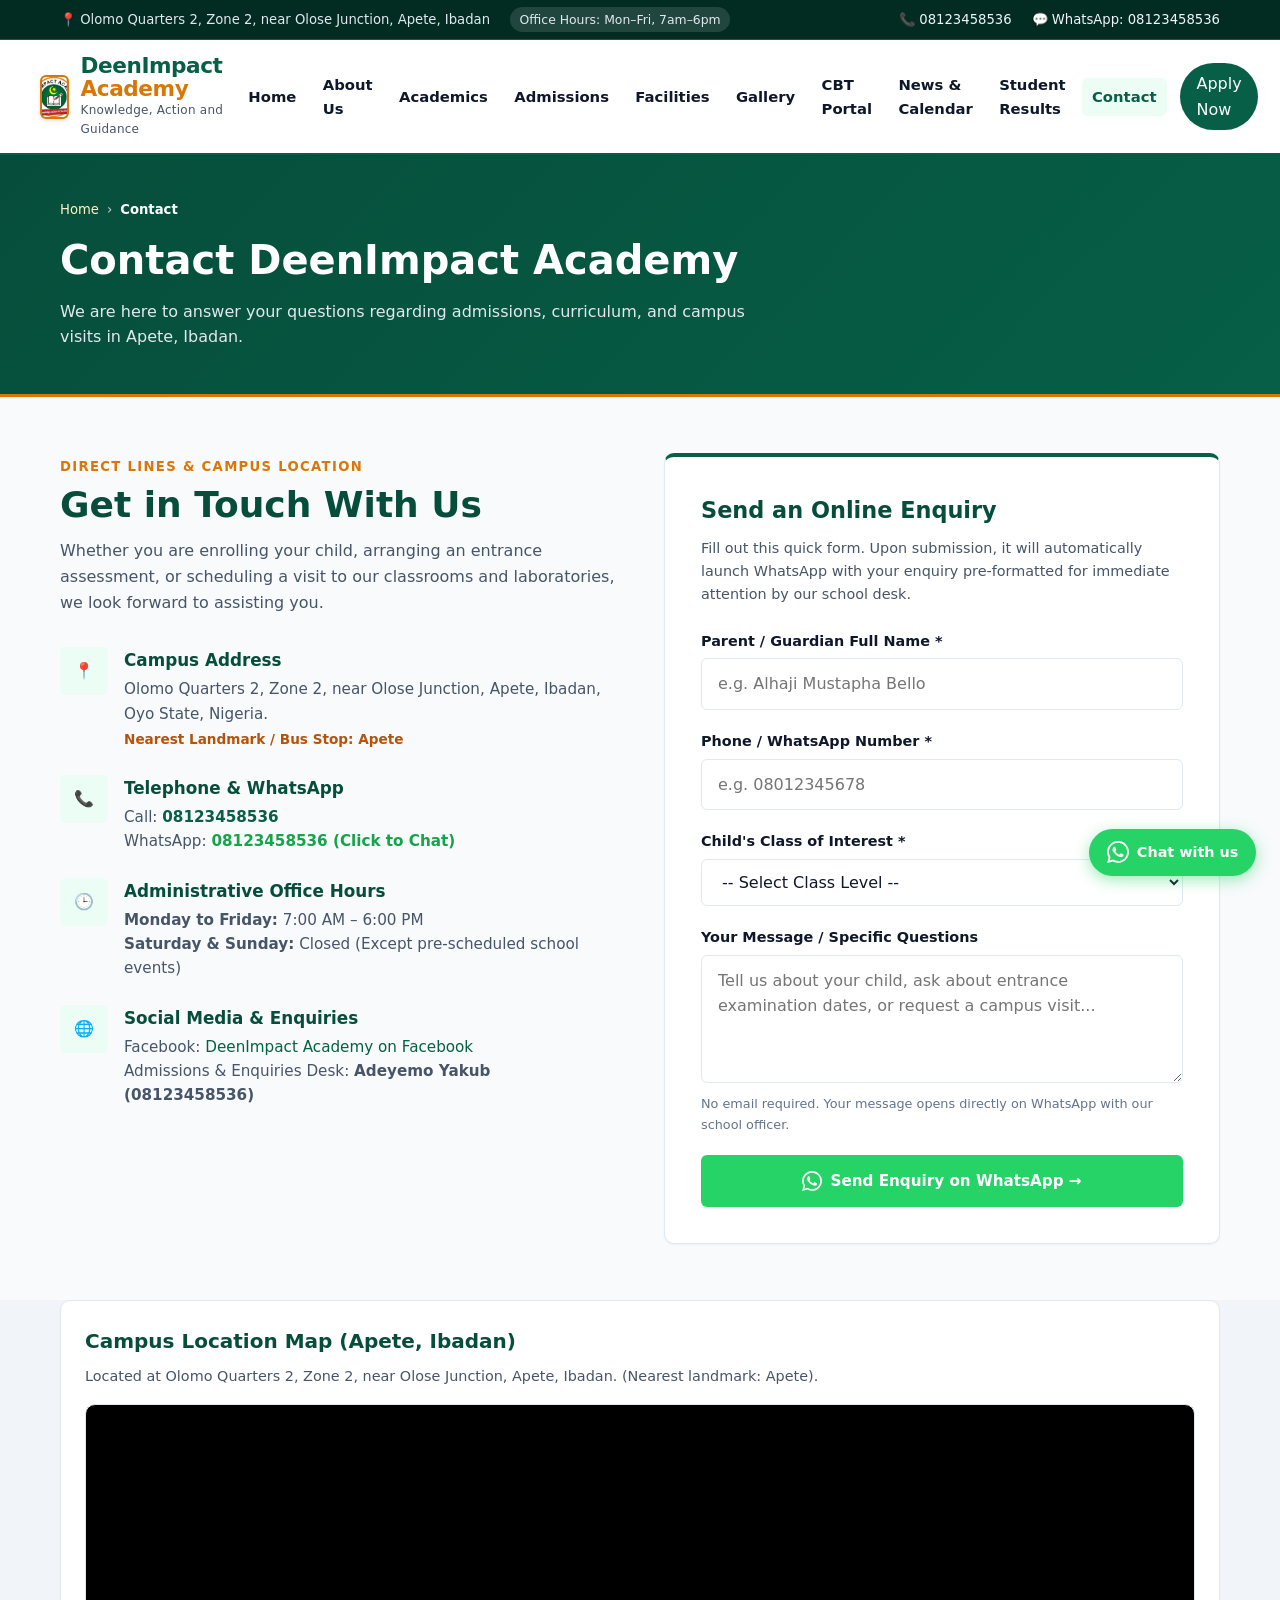
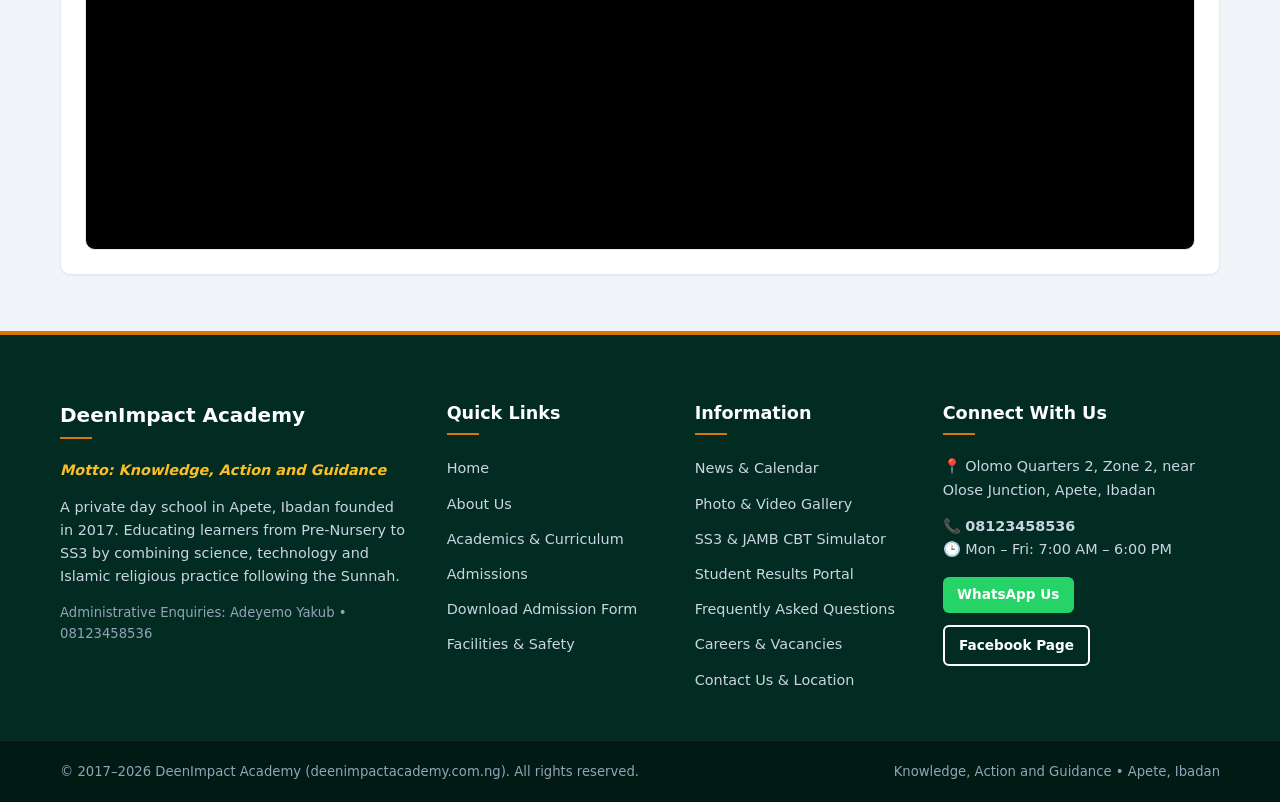
<file: contact.html>
<!DOCTYPE html>
<html lang="en">
<head>
  <meta charset="UTF-8">
  <meta name="viewport" content="width=device-width, initial-scale=1.0">
  <title>Contact Us | DeenImpact Academy | Apete, Ibadan</title>
  <meta name="description" content="Contact DeenImpact Academy in Apete, Ibadan. Phone and WhatsApp: 08123458536. Office hours Monday to Friday 7am to 6pm. Interactive enquiry form to WhatsApp.">
  <link rel="canonical" href="https://deenimpactacademy.com.ng/contact.html">

  <meta property="og:type" content="website">
  <meta property="og:title" content="Contact Us | DeenImpact Academy">
  <meta property="og:description" content="Reach DeenImpact Academy in Apete, Ibadan. Call or WhatsApp 08123458536.">
  <meta property="og:url" content="https://deenimpactacademy.com.ng/contact.html">
  <meta property="og:image" content="https://deenimpactacademy.com.ng/images/science-lab.jpg">

  <link rel="stylesheet" href="style.css?v=2">
  <link rel="icon" type="image/svg+xml" href="images/logo.svg">

  <script type="application/ld+json">
  {
    "@context": "https://schema.org",
    "@type": "School",
    "name": "DeenImpact Academy",
    "url": "https://deenimpactacademy.com.ng/contact.html",
    "telephone": "+2348123458536",
    "openingHours": "Mo-Fr 07:00-18:00",
    "address": {
      "@type": "PostalAddress",
      "streetAddress": "Olomo Quarters 2, Zone 2, near Olose Junction, Apete",
      "addressLocality": "Ibadan",
      "addressRegion": "Oyo State",
      "addressCountry": "NG"
    },
    "sameAs": [
      "https://www.facebook.com/share/1CiEcBdXnN/",
      "https://wa.me/2348123458536"
    ]
  }
  </script>
</head>
<body>

  <!-- Top Announcement Bar -->
  <aside class="topbar" aria-label="Quick contact details">
    <div class="container">
      <div class="topbar-left">
        <span>📍 Olomo Quarters 2, Zone 2, near Olose Junction, Apete, Ibadan</span>
        <span class="badge-hours">Office Hours: Mon–Fri, 7am–6pm</span>
      </div>
      <div class="topbar-right">
        <a href="tel:08123458536">📞 08123458536</a>
        <a href="https://wa.me/2348123458536" target="_blank" rel="noopener noreferrer">💬 WhatsApp: 08123458536</a>
      </div>
    </div>
  </aside>

  <!-- Site Header -->
  <header class="site-header">
    <div class="container header-inner">
      <a href="index.html" class="brand" aria-label="DeenImpact Academy Home">
        <div class="brand-emblem" aria-hidden="true">
          <img src="images/logo.png" alt="DeenImpact Academy Logo" onerror="this.style.display='none'; this.nextElementSibling.style.display='block';">
          <span style="display:none;">D</span>
        </div>
        <div class="brand-text">
          <span class="brand-title">DeenImpact <span>Academy</span></span>
          <span class="brand-motto">Knowledge, Action and Guidance</span>
        </div>
      </a>

      <!-- Desktop Nav -->
      <nav class="desktop-nav" aria-label="Primary navigation">
        <a href="index.html" class="nav-link">Home</a>
        <a href="about.html" class="nav-link">About Us</a>
        <a href="academics.html" class="nav-link">Academics</a>
        <a href="admissions.html" class="nav-link">Admissions</a>
        <a href="facilities.html" class="nav-link">Facilities</a>
        <a href="gallery.html" class="nav-link">Gallery</a>
        <a href="cbt.html" class="nav-link">CBT Portal</a>
        <a href="news-events.html" class="nav-link">News &amp; Calendar</a>
        <a href="results.html" class="nav-link">Student Results</a>
        <a href="contact.html" class="nav-link active">Contact</a>
        <a href="admissions.html" class="nav-cta">Apply Now</a>
      </nav>

      <!-- Mobile Nav Toggle -->
      <button type="button" class="mobile-nav-toggle" aria-label="Open mobile navigation menu">
        <svg width="24" height="24" viewBox="0 0 24 24" fill="none" stroke="currentColor" stroke-width="2.2" stroke-linecap="round"><line x1="3" y1="12" x2="21" y2="12"></line><line x1="3" y1="6" x2="21" y2="6"></line><line x1="3" y1="18" x2="21" y2="18"></line></svg>
      </button>
    </div>
  </header>

  <!-- Mobile Drawer -->
  <div class="drawer-overlay" aria-hidden="true"></div>
  <aside class="mobile-drawer" aria-label="Mobile navigation menu">
    <div class="mobile-drawer-header">
      <span class="brand-title" style="font-size: 1.15rem;">DeenImpact <span>Academy</span></span>
      <button type="button" class="mobile-close-btn" aria-label="Close navigation menu">&times;</button>
    </div>
    <nav class="mobile-drawer-links">
      <a href="index.html" class="mobile-nav-item">Home</a>
      <a href="about.html" class="mobile-nav-item">About Us</a>
      <a href="academics.html" class="mobile-nav-item">Academics</a>
      <a href="admissions.html" class="mobile-nav-item">Admissions</a>
      <a href="downloads.html" class="mobile-nav-item">Downloads</a>
      <a href="facilities.html" class="mobile-nav-item">Facilities &amp; Student Life</a>
      <a href="gallery.html" class="mobile-nav-item">Gallery</a>
      <a href="cbt.html" class="mobile-nav-item">CBT Practice Portal</a>
      <a href="news-events.html" class="mobile-nav-item">News &amp; Calendar</a>
      <a href="careers.html" class="mobile-nav-item">Careers</a>
      <a href="faq.html" class="mobile-nav-item">FAQ</a>
      <a href="contact.html" class="mobile-nav-item active">Contact</a>
      <a href="results.html" class="mobile-nav-item">Student Results Portal</a>
    </nav>
    <div class="mobile-drawer-footer">
      <div class="drawer-btn-grid">
        <a href="admissions.html" class="btn btn-primary">Apply Now</a>
        <a href="https://wa.me/2348123458536" target="_blank" rel="noopener noreferrer" class="btn btn-whatsapp">
          <svg width="16" height="16" viewBox="0 0 24 24" fill="currentColor" style="margin-right: 5px;"><path d="M.057 24l1.687-6.163c-1.041-1.804-1.588-3.849-1.587-5.946.003-6.556 5.338-11.891 11.893-11.891 3.181.001 6.167 1.24 8.413 3.488 2.245 2.248 3.481 5.236 3.48 8.414-.003 6.557-5.338 11.892-11.893 11.892-1.99-.001-3.951-.5-5.688-1.448l-6.305 1.654zm6.597-3.807c1.676.995 3.276 1.591 5.392 1.592 5.448 0 9.886-4.434 9.889-9.885.002-5.462-4.415-9.89-9.881-9.892-5.452 0-9.887 4.434-9.889 9.884-.001 2.225.651 3.891 1.746 5.634l-.999 3.648 3.742-.981zm11.387-5.464c-.074-.124-.272-.198-.57-.347-.297-.149-1.758-.868-2.031-.967-.272-.099-.47-.149-.669.149-.198.297-.768.967-.941 1.165-.173.198-.347.223-.644.074-.297-.149-1.255-.462-2.39-1.475-.883-.788-1.48-1.761-1.653-2.059-.173-.297-.018-.458.13-.606.134-.133.297-.347.446-.521.151-.172.2-.296.3-.495.099-.198.05-.372-.025-.521-.075-.148-.669-1.611-.916-2.206-.242-.579-.487-.501-.669-.51l-.57-.01c-.198 0-.52.074-.792.372s-1.04 1.016-1.04 2.479 1.065 2.876 1.213 3.074c.149.198 2.095 3.2 5.076 4.487.709.306 1.263.489 1.694.626.712.226 1.36.194 1.872.118.571-.085 1.758-.719 2.006-1.413.248-.695.248-1.29.173-1.414z"/></svg>
          WhatsApp
        </a>
      </div>
    </div>
  </aside>

  <!-- Page Header -->
  <header class="page-header">
    <div class="container page-header-inner">
      <nav class="breadcrumbs" aria-label="Breadcrumb">
        <a href="index.html">Home</a>
        <span>&rsaquo;</span>
        <span class="current">Contact</span>
      </nav>
      <h1>Contact DeenImpact Academy</h1>
      <p>We are here to answer your questions regarding admissions, curriculum, and campus visits in Apete, Ibadan.</p>
    </div>
  </header>

  <main>
    <section class="section">
      <div class="container">
        <div class="grid grid-2" style="gap: 3rem;">
          <!-- Left Column: Official Contact Information -->
          <div>
            <span class="section-tag">Direct Lines &amp; Campus Location</span>
            <h2 class="section-title">Get in Touch With Us</h2>
            <p style="color: var(--color-text-muted); font-size: 1rem; margin-bottom: 2rem;">
              Whether you are enrolling your child, arranging an entrance assessment, or scheduling a visit to our classrooms and laboratories, we look forward to assisting you.
            </p>

            <div style="display: flex; flex-direction: column; gap: 1.5rem;">
              <!-- Address -->
              <div style="display: flex; align-items: flex-start; gap: 1rem;">
                <div class="card-icon" style="margin-bottom: 0; flex-shrink: 0;">📍</div>
                <div>
                  <h4 style="font-size: 1.05rem; color: var(--color-primary-dark); margin-bottom: 0.2rem;">Campus Address</h4>
                  <p style="font-size: 0.95rem; color: var(--color-text-muted);">
                    Olomo Quarters 2, Zone 2, near Olose Junction, Apete, Ibadan, Oyo State, Nigeria.
                  </p>
                  <p style="font-size: 0.85rem; color: var(--color-gold-dark); font-weight: 600; margin-top: 0.2rem;">
                    Nearest Landmark / Bus Stop: Apete
                  </p>
                </div>
              </div>

              <!-- Phone & WhatsApp -->
              <div style="display: flex; align-items: flex-start; gap: 1rem;">
                <div class="card-icon" style="margin-bottom: 0; flex-shrink: 0;">📞</div>
                <div>
                  <h4 style="font-size: 1.05rem; color: var(--color-primary-dark); margin-bottom: 0.2rem;">Telephone &amp; WhatsApp</h4>
                  <p style="font-size: 0.95rem; color: var(--color-text-muted);">
                    Call: <a href="tel:08123458536" style="font-weight: 700;">08123458536</a><br>
                    WhatsApp: <a href="https://wa.me/2348123458536" target="_blank" rel="noopener noreferrer" style="font-weight: 700; color: #16a34a;">08123458536 (Click to Chat)</a>
                  </p>
                </div>
              </div>

              <!-- Office Hours -->
              <div style="display: flex; align-items: flex-start; gap: 1rem;">
                <div class="card-icon" style="margin-bottom: 0; flex-shrink: 0;">🕒</div>
                <div>
                  <h4 style="font-size: 1.05rem; color: var(--color-primary-dark); margin-bottom: 0.2rem;">Administrative Office Hours</h4>
                  <p style="font-size: 0.95rem; color: var(--color-text-muted);">
                    <strong>Monday to Friday:</strong> 7:00 AM – 6:00 PM<br>
                    <strong>Saturday &amp; Sunday:</strong> Closed (Except pre-scheduled school events)
                  </p>
                </div>
              </div>

              <!-- Social Media -->
              <div style="display: flex; align-items: flex-start; gap: 1rem;">
                <div class="card-icon" style="margin-bottom: 0; flex-shrink: 0;">🌐</div>
                <div>
                  <h4 style="font-size: 1.05rem; color: var(--color-primary-dark); margin-bottom: 0.2rem;">Social Media &amp; Enquiries</h4>
                  <p style="font-size: 0.95rem; color: var(--color-text-muted);">
                    Facebook: <a href="https://www.facebook.com/share/1CiEcBdXnN/" target="_blank" rel="noopener noreferrer">DeenImpact Academy on Facebook</a><br>
                    Admissions &amp; Enquiries Desk: <strong>Adeyemo Yakub (08123458536)</strong>
                  </p>
                </div>
              </div>
            </div>
          </div>

          <!-- Right Column: Interactive WhatsApp Pre-filled Enquiry Form -->
          <div>
            <div class="card" style="padding: 2.25rem; border-top: 4px solid var(--color-primary);">
              <h3 style="font-size: 1.4rem; color: var(--color-primary-dark); margin-bottom: 0.5rem;">Send an Online Enquiry</h3>
              <p style="font-size: 0.9rem; color: var(--color-text-muted); margin-bottom: 1.5rem;">
                Fill out this quick form. Upon submission, it will automatically launch WhatsApp with your enquiry pre-formatted for immediate attention by our school desk.
              </p>

              <form id="enquiryForm">
                <div class="form-group">
                  <label for="parentName" class="form-label">Parent / Guardian Full Name *</label>
                  <input type="text" id="parentName" class="form-control" placeholder="e.g. Alhaji Mustapha Bello" required>
                </div>

                <div class="form-group">
                  <label for="parentPhone" class="form-label">Phone / WhatsApp Number *</label>
                  <input type="tel" id="parentPhone" class="form-control" placeholder="e.g. 08012345678" required>
                </div>

                <div class="form-group">
                  <label for="childClass" class="form-label">Child's Class of Interest *</label>
                  <select id="childClass" class="form-control" required>
                    <option value="" disabled selected>-- Select Class Level --</option>
                    <option value="Pre-Nursery (Age 2+)">Pre-Nursery (Age 2+)</option>
                    <option value="Nursery 1 or 2">Nursery 1 or 2</option>
                    <option value="Primary 1 to 5">Primary 1 to 5</option>
                    <option value="JSS 1 to 3 (Junior College)">JSS 1 to 3 (Junior College)</option>
                    <option value="SSS 1 to 3 (Senior College)">SSS 1 to 3 (Senior College)</option>
                    <option value="General Enquiry">General Enquiry</option>
                  </select>
                </div>

                <div class="form-group">
                  <label for="parentMessage" class="form-label">Your Message / Specific Questions</label>
                  <textarea id="parentMessage" class="form-control" rows="4" placeholder="Tell us about your child, ask about entrance examination dates, or request a campus visit..."></textarea>
                  <p class="form-helper">No email required. Your message opens directly on WhatsApp with our school officer.</p>
                </div>

                <button type="submit" class="btn btn-whatsapp btn-block" style="padding: 0.85rem;">
                  <svg width="20" height="20" viewBox="0 0 24 24" fill="currentColor"><path d="M.057 24l1.687-6.163c-1.041-1.804-1.588-3.849-1.587-5.946.003-6.556 5.338-11.891 11.893-11.891 3.181.001 6.167 1.24 8.413 3.488 2.245 2.248 3.481 5.236 3.48 8.414-.003 6.557-5.338 11.892-11.893 11.892-1.99-.001-3.951-.5-5.688-1.448l-6.305 1.654zm6.597-3.807c1.676.995 3.276 1.591 5.392 1.592 5.448 0 9.886-4.434 9.889-9.885.002-5.462-4.415-9.89-9.881-9.892-5.452 0-9.887 4.434-9.889 9.884-.001 2.225.651 3.891 1.746 5.634l-.999 3.648 3.742-.981zm11.387-5.464c-.074-.124-.272-.198-.57-.347-.297-.149-1.758-.868-2.031-.967-.272-.099-.47-.149-.669.149-.198.297-.768.967-.941 1.165-.173.198-.347.223-.644.074-.297-.149-1.255-.462-2.39-1.475-.883-.788-1.48-1.761-1.653-2.059-.173-.297-.018-.458.13-.606.134-.133.297-.347.446-.521.151-.172.2-.296.3-.495.099-.198.05-.372-.025-.521-.075-.148-.669-1.611-.916-2.206-.242-.579-.487-.501-.669-.51l-.57-.01c-.198 0-.52.074-.792.372s-1.04 1.016-1.04 2.479 1.065 2.876 1.213 3.074c.149.198 2.095 3.2 5.076 4.487.709.306 1.263.489 1.694.626.712.226 1.36.194 1.872.118.571-.085 1.758-.719 2.006-1.413.248-.695.248-1.29.173-1.414z"/></svg>
                  Send Enquiry on WhatsApp &rarr;
                </button>
              </form>
            </div>
          </div>
        </div>
      </div>
    </section>

    <!-- Google Map Embed Section -->
    <section class="section section-alt" style="padding-top: 0;">
      <div class="container">
        <div class="card" style="padding: 1.5rem; overflow: hidden;">
          <h3 style="font-size: 1.25rem; color: var(--color-primary-dark); margin-bottom: 0.5rem;">Campus Location Map (Apete, Ibadan)</h3>
          <p style="font-size: 0.9rem; color: var(--color-text-muted); margin-bottom: 1rem;">
            Located at Olomo Quarters 2, Zone 2, near Olose Junction, Apete, Ibadan. (Nearest landmark: Apete).
          </p>
          <div class="video-responsive" style="padding-bottom: 40%; min-height: 340px;">
            <!-- Clean Google Map Embed targeting Apete, Ibadan -->
            <iframe
              src="https://maps.google.com/maps?q=Apete,+Ibadan,+Nigeria&t=&z=14&ie=UTF8&iwloc=&output=embed"
              title="DeenImpact Academy Location Area Map, Apete Ibadan"
              loading="lazy"
              referrerpolicy="no-referrer-when-downgrade">
            </iframe>
          </div>
        </div>
      </div>
    </section>
  </main>

  <!-- Shared Site Footer -->
  <footer class="site-footer">
    <div class="footer-top">
      <div class="container">
        <div class="footer-grid">
          <div class="footer-col">
            <h4 style="font-size: 1.25rem;">DeenImpact Academy</h4>
            <p style="font-style: italic; color: #fbbf24; font-weight: 600;">Motto: Knowledge, Action and Guidance</p>
            <p>A private day school in Apete, Ibadan founded in 2017. Educating learners from Pre-Nursery to SS3 by combining science, technology and Islamic religious practice following the Sunnah.</p>
            <p style="font-size: 0.825rem; color: #94a3b8;">Administrative Enquiries: Adeyemo Yakub &bull; 08123458536</p>
          </div>
          <div class="footer-col">
            <h4>Quick Links</h4>
            <ul class="footer-links">
              <li><a href="index.html">Home</a></li>
              <li><a href="about.html">About Us</a></li>
              <li><a href="academics.html">Academics &amp; Curriculum</a></li>
              <li><a href="admissions.html">Admissions</a></li>
              <li><a href="downloads.html">Download Admission Form</a></li>
              <li><a href="facilities.html">Facilities &amp; Safety</a></li>
            </ul>
          </div>
          <div class="footer-col">
            <h4>Information</h4>
            <ul class="footer-links">
              <li><a href="news-events.html">News &amp; Calendar</a></li>
              <li><a href="gallery.html">Photo &amp; Video Gallery</a></li>
              <li><a href="cbt.html">SS3 &amp; JAMB CBT Simulator</a></li>
              <li><a href="results.html">Student Results Portal</a></li>
              <li><a href="faq.html">Frequently Asked Questions</a></li>
              <li><a href="careers.html">Careers &amp; Vacancies</a></li>
              <li><a href="contact.html">Contact Us &amp; Location</a></li>
            </ul>
          </div>
          <div class="footer-col">
            <h4>Connect With Us</h4>
            <p>📍 Olomo Quarters 2, Zone 2, near Olose Junction, Apete, Ibadan</p>
            <p>📞 <strong>08123458536</strong><br>🕒 Mon – Fri: 7:00 AM – 6:00 PM</p>
            <div style="margin-top: 1rem; display: flex; gap: 0.75rem; flex-wrap: wrap;">
              <a href="https://wa.me/2348123458536" target="_blank" rel="noopener noreferrer" class="btn btn-whatsapp" style="padding: 0.45rem 0.9rem; font-size: 0.85rem;">WhatsApp Us</a>
              <a href="https://www.facebook.com/share/1CiEcBdXnN/" target="_blank" rel="noopener noreferrer" class="btn btn-outline-white" style="padding: 0.45rem 0.9rem; font-size: 0.85rem;">Facebook Page</a>
            </div>
          </div>
        </div>
      </div>
    </div>
    <div class="footer-bottom">
      <div class="container">
        <div>&copy; 2017–2026 DeenImpact Academy (deenimpactacademy.com.ng). All rights reserved.</div>
        <div>Knowledge, Action and Guidance &bull; Apete, Ibadan</div>
      </div>
    </div>
  </footer>

  <a href="https://wa.me/2348123458536" target="_blank" rel="noopener noreferrer" class="floating-whatsapp" aria-label="Chat with DeenImpact Academy on WhatsApp">
    <svg viewBox="0 0 24 24"><path d="M.057 24l1.687-6.163c-1.041-1.804-1.588-3.849-1.587-5.946.003-6.556 5.338-11.891 11.893-11.891 3.181.001 6.167 1.24 8.413 3.488 2.245 2.248 3.481 5.236 3.48 8.414-.003 6.557-5.338 11.892-11.893 11.892-1.99-.001-3.951-.5-5.688-1.448l-6.305 1.654zm6.597-3.807c1.676.995 3.276 1.591 5.392 1.592 5.448 0 9.886-4.434 9.889-9.885.002-5.462-4.415-9.89-9.881-9.892-5.452 0-9.887 4.434-9.889 9.884-.001 2.225.651 3.891 1.746 5.634l-.999 3.648 3.742-.981zm11.387-5.464c-.074-.124-.272-.198-.57-.347-.297-.149-1.758-.868-2.031-.967-.272-.099-.47-.149-.669.149-.198.297-.768.967-.941 1.165-.173.198-.347.223-.644.074-.297-.149-1.255-.462-2.39-1.475-.883-.788-1.48-1.761-1.653-2.059-.173-.297-.018-.458.13-.606.134-.133.297-.347.446-.521.151-.172.2-.296.3-.495.099-.198.05-.372-.025-.521-.075-.148-.669-1.611-.916-2.206-.242-.579-.487-.501-.669-.51l-.57-.01c-.198 0-.52.074-.792.372s-1.04 1.016-1.04 2.479 1.065 2.876 1.213 3.074c.149.198 2.095 3.2 5.076 4.487.709.306 1.263.489 1.694.626.712.226 1.36.194 1.872.118.571-.085 1.758-.719 2.006-1.413.248-.695.248-1.29.173-1.414z"/></svg>
    <span>Chat with us</span>
  </a>

  <script src="script.js"></script>
</body>
</html>
</file>
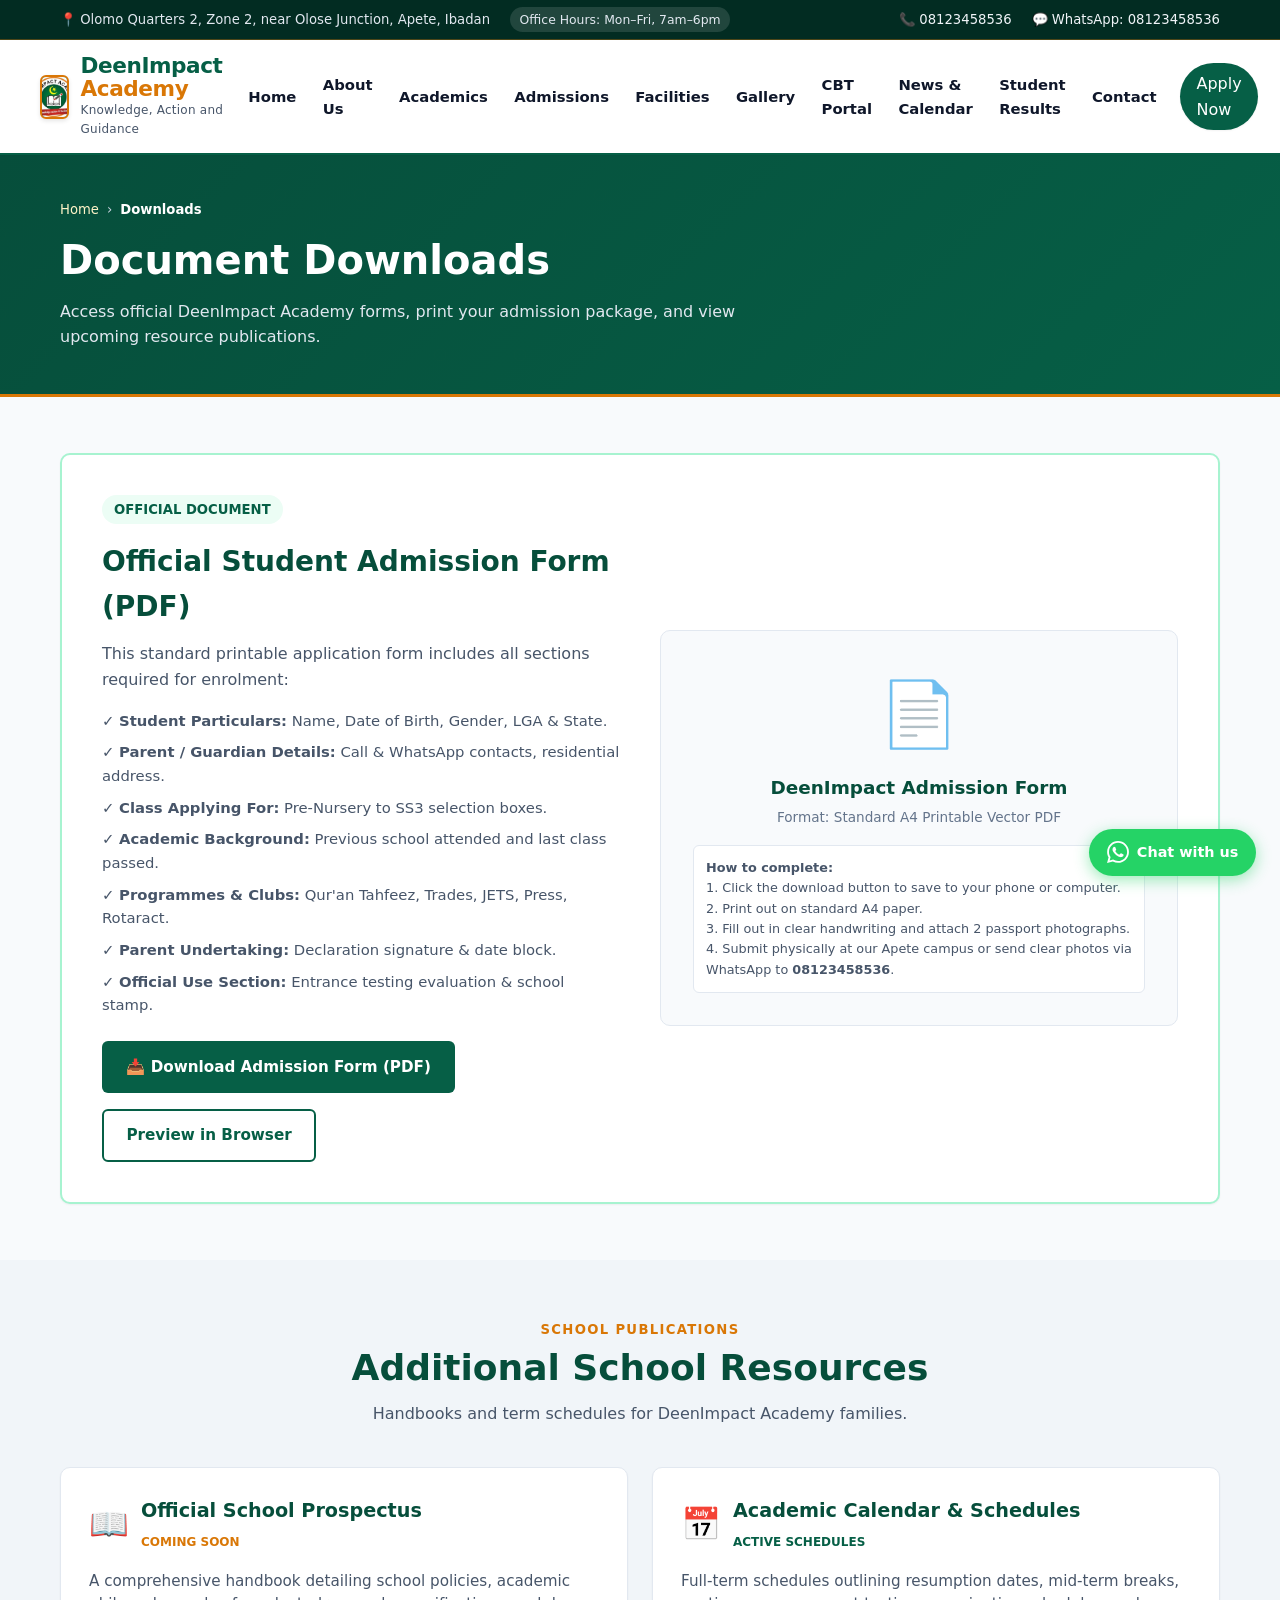
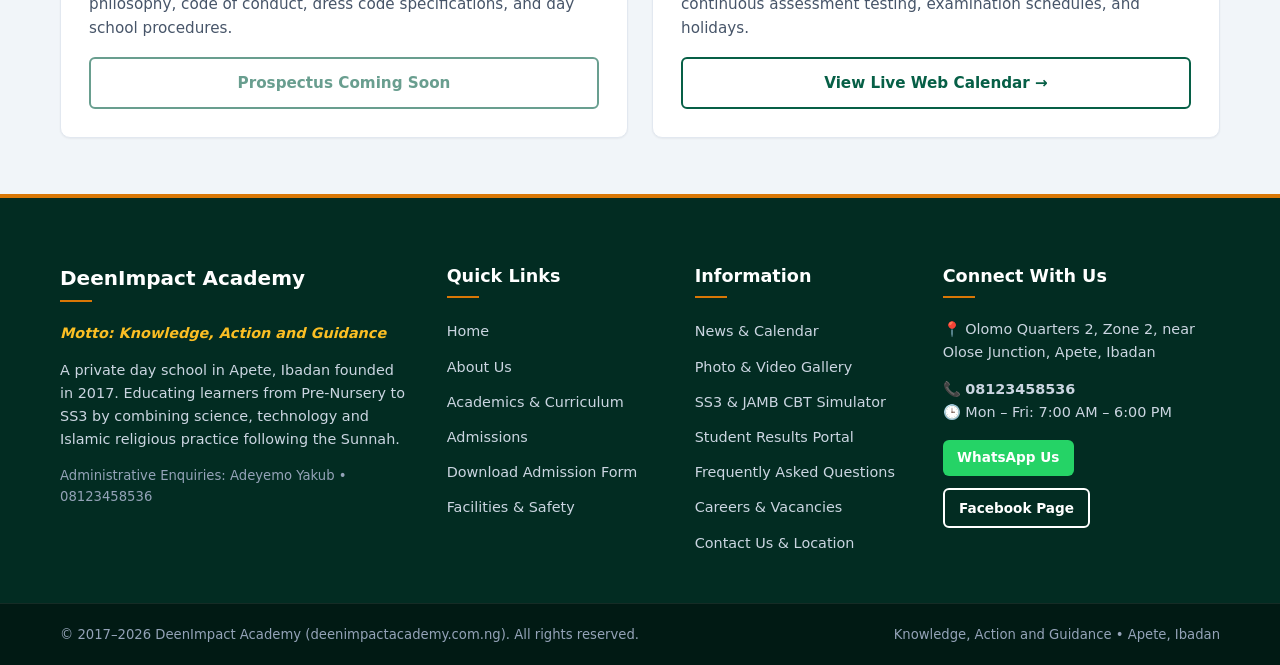
<file: downloads.html>
<!DOCTYPE html>
<html lang="en">
<head>
  <meta charset="UTF-8">
  <meta name="viewport" content="width=device-width, initial-scale=1.0">
  <title>Downloads &amp; Admission Form | DeenImpact Academy | Ibadan</title>
  <meta name="description" content="Download official school documents from DeenImpact Academy, Apete, Ibadan. Printable Admission Form PDF, academic calendar slots and school prospectus.">
  <link rel="canonical" href="https://deenimpactacademy.com.ng/downloads.html">

  <meta property="og:type" content="website">
  <meta property="og:title" content="Downloads &amp; Admission Form | DeenImpact Academy">
  <meta property="og:description" content="Download official DeenImpact Academy printable Admission Form (PDF) and school documents.">
  <meta property="og:url" content="https://deenimpactacademy.com.ng/downloads.html">
  <meta property="og:image" content="https://deenimpactacademy.com.ng/images/science-lab.jpg">

  <link rel="stylesheet" href="style.css?v=2">
  <link rel="icon" type="image/svg+xml" href="images/logo.svg">

  <script type="application/ld+json">
  {
    "@context": "https://schema.org",
    "@type": "School",
    "name": "DeenImpact Academy",
    "url": "https://deenimpactacademy.com.ng/downloads.html",
    "telephone": "+2348123458536"
  }
  </script>
</head>
<body>

  <!-- Top Announcement Bar -->
  <aside class="topbar" aria-label="Quick contact details">
    <div class="container">
      <div class="topbar-left">
        <span>📍 Olomo Quarters 2, Zone 2, near Olose Junction, Apete, Ibadan</span>
        <span class="badge-hours">Office Hours: Mon–Fri, 7am–6pm</span>
      </div>
      <div class="topbar-right">
        <a href="tel:08123458536">📞 08123458536</a>
        <a href="https://wa.me/2348123458536" target="_blank" rel="noopener noreferrer">💬 WhatsApp: 08123458536</a>
      </div>
    </div>
  </aside>

  <!-- Site Header -->
  <header class="site-header">
    <div class="container header-inner">
      <a href="index.html" class="brand" aria-label="DeenImpact Academy Home">
        <div class="brand-emblem" aria-hidden="true">
          <img src="images/logo.png" alt="DeenImpact Academy Logo" onerror="this.style.display='none'; this.nextElementSibling.style.display='block';">
          <span style="display:none;">D</span>
        </div>
        <div class="brand-text">
          <span class="brand-title">DeenImpact <span>Academy</span></span>
          <span class="brand-motto">Knowledge, Action and Guidance</span>
        </div>
      </a>

      <!-- Desktop Nav -->
      <nav class="desktop-nav" aria-label="Primary navigation">
        <a href="index.html" class="nav-link">Home</a>
        <a href="about.html" class="nav-link">About Us</a>
        <a href="academics.html" class="nav-link">Academics</a>
        <a href="admissions.html" class="nav-link">Admissions</a>
        <a href="facilities.html" class="nav-link">Facilities</a>
        <a href="gallery.html" class="nav-link">Gallery</a>
        <a href="cbt.html" class="nav-link">CBT Portal</a>
        <a href="news-events.html" class="nav-link">News &amp; Calendar</a>
        <a href="results.html" class="nav-link">Student Results</a>
        <a href="contact.html" class="nav-link">Contact</a>
        <a href="admissions.html" class="nav-cta">Apply Now</a>
      </nav>

      <!-- Mobile Nav Toggle -->
      <button type="button" class="mobile-nav-toggle" aria-label="Open mobile navigation menu">
        <svg width="24" height="24" viewBox="0 0 24 24" fill="none" stroke="currentColor" stroke-width="2.2" stroke-linecap="round"><line x1="3" y1="12" x2="21" y2="12"></line><line x1="3" y1="6" x2="21" y2="6"></line><line x1="3" y1="18" x2="21" y2="18"></line></svg>
      </button>
    </div>
  </header>

  <!-- Mobile Drawer -->
  <div class="drawer-overlay" aria-hidden="true"></div>
  <aside class="mobile-drawer" aria-label="Mobile navigation menu">
    <div class="mobile-drawer-header">
      <span class="brand-title" style="font-size: 1.15rem;">DeenImpact <span>Academy</span></span>
      <button type="button" class="mobile-close-btn" aria-label="Close navigation menu">&times;</button>
    </div>
    <nav class="mobile-drawer-links">
      <a href="index.html" class="mobile-nav-item">Home</a>
      <a href="about.html" class="mobile-nav-item">About Us</a>
      <a href="academics.html" class="mobile-nav-item">Academics</a>
      <a href="admissions.html" class="mobile-nav-item">Admissions</a>
      <a href="downloads.html" class="mobile-nav-item active">Downloads</a>
      <a href="facilities.html" class="mobile-nav-item">Facilities &amp; Student Life</a>
      <a href="gallery.html" class="mobile-nav-item">Gallery</a>
      <a href="cbt.html" class="mobile-nav-item">CBT Practice Portal</a>
      <a href="news-events.html" class="mobile-nav-item">News &amp; Calendar</a>
      <a href="careers.html" class="mobile-nav-item">Careers</a>
      <a href="faq.html" class="mobile-nav-item">FAQ</a>
      <a href="contact.html" class="mobile-nav-item">Contact</a>
      <a href="results.html" class="mobile-nav-item">Student Results Portal</a>
    </nav>
    <div class="mobile-drawer-footer">
      <div class="drawer-btn-grid">
        <a href="admissions.html" class="btn btn-primary">Apply Now</a>
        <a href="https://wa.me/2348123458536" target="_blank" rel="noopener noreferrer" class="btn btn-whatsapp">
          <svg width="16" height="16" viewBox="0 0 24 24" fill="currentColor" style="margin-right: 5px;"><path d="M.057 24l1.687-6.163c-1.041-1.804-1.588-3.849-1.587-5.946.003-6.556 5.338-11.891 11.893-11.891 3.181.001 6.167 1.24 8.413 3.488 2.245 2.248 3.481 5.236 3.48 8.414-.003 6.557-5.338 11.892-11.893 11.892-1.99-.001-3.951-.5-5.688-1.448l-6.305 1.654zm6.597-3.807c1.676.995 3.276 1.591 5.392 1.592 5.448 0 9.886-4.434 9.889-9.885.002-5.462-4.415-9.89-9.881-9.892-5.452 0-9.887 4.434-9.889 9.884-.001 2.225.651 3.891 1.746 5.634l-.999 3.648 3.742-.981zm11.387-5.464c-.074-.124-.272-.198-.57-.347-.297-.149-1.758-.868-2.031-.967-.272-.099-.47-.149-.669.149-.198.297-.768.967-.941 1.165-.173.198-.347.223-.644.074-.297-.149-1.255-.462-2.39-1.475-.883-.788-1.48-1.761-1.653-2.059-.173-.297-.018-.458.13-.606.134-.133.297-.347.446-.521.151-.172.2-.296.3-.495.099-.198.05-.372-.025-.521-.075-.148-.669-1.611-.916-2.206-.242-.579-.487-.501-.669-.51l-.57-.01c-.198 0-.52.074-.792.372s-1.04 1.016-1.04 2.479 1.065 2.876 1.213 3.074c.149.198 2.095 3.2 5.076 4.487.709.306 1.263.489 1.694.626.712.226 1.36.194 1.872.118.571-.085 1.758-.719 2.006-1.413.248-.695.248-1.29.173-1.414z"/></svg>
          WhatsApp
        </a>
      </div>
    </div>
  </aside>

  <!-- Page Header -->
  <header class="page-header">
    <div class="container page-header-inner">
      <nav class="breadcrumbs" aria-label="Breadcrumb">
        <a href="index.html">Home</a>
        <span>&rsaquo;</span>
        <span class="current">Downloads</span>
      </nav>
      <h1>Document Downloads</h1>
      <p>Access official DeenImpact Academy forms, print your admission package, and view upcoming resource publications.</p>
    </div>
  </header>

  <main>
    <!-- Featured Document: Admission Form PDF -->
    <section class="section">
      <div class="container">
        <div class="card" style="border: 2px solid var(--color-primary-border); padding: 2.5rem; background: #ffffff;">
          <div class="grid grid-2" style="align-items: center; gap: 2.5rem;">
            <div>
              <span class="portal-badge">OFFICIAL DOCUMENT</span>
              <h2 style="font-size: 1.75rem; color: var(--color-primary-dark); margin-bottom: 0.75rem;">
                Official Student Admission Form (PDF)
              </h2>
              <p style="color: var(--color-text-muted); font-size: 1rem; line-height: 1.6; margin-bottom: 1rem;">
                This standard printable application form includes all sections required for enrolment:
              </p>
              <ul style="font-size: 0.925rem; color: var(--color-text-muted); display: flex; flex-direction: column; gap: 0.5rem; margin-bottom: 1.5rem;">
                <li>✓ <strong>Student Particulars:</strong> Name, Date of Birth, Gender, LGA &amp; State.</li>
                <li>✓ <strong>Parent / Guardian Details:</strong> Call &amp; WhatsApp contacts, residential address.</li>
                <li>✓ <strong>Class Applying For:</strong> Pre-Nursery to SS3 selection boxes.</li>
                <li>✓ <strong>Academic Background:</strong> Previous school attended and last class passed.</li>
                <li>✓ <strong>Programmes &amp; Clubs:</strong> Qur'an Tahfeez, Trades, JETS, Press, Rotaract.</li>
                <li>✓ <strong>Parent Undertaking:</strong> Declaration signature &amp; date block.</li>
                <li>✓ <strong>Official Use Section:</strong> Entrance testing evaluation &amp; school stamp.</li>
              </ul>
              <div style="display: flex; gap: 1rem; flex-wrap: wrap;">
                <a href="downloads/admission-form.pdf" download="DeenImpact_Academy_Admission_Form.pdf" class="btn btn-primary">
                  📥 Download Admission Form (PDF)
                </a>
                <a href="downloads/admission-form.pdf" target="_blank" class="btn btn-outline-primary">
                  Preview in Browser
                </a>
              </div>
            </div>

            <!-- PDF Mockup Card -->
            <div style="text-align: center; background: var(--color-bg); padding: 2rem; border-radius: var(--radius-md); border: 1px solid var(--color-border);">
              <div style="font-size: 4rem; margin-bottom: 0.5rem;" aria-hidden="true">📄</div>
              <h3 style="font-size: 1.15rem; color: var(--color-primary-dark); margin-bottom: 0.25rem;">DeenImpact Admission Form</h3>
              <p style="font-size: 0.85rem; color: var(--color-text-light); margin-bottom: 1rem;">Format: Standard A4 Printable Vector PDF</p>
              <div style="font-size: 0.8rem; background: #ffffff; padding: 0.75rem; border-radius: var(--radius-sm); border: 1px solid var(--color-border); text-align: left; color: var(--color-text-muted);">
                <strong>How to complete:</strong><br>
                1. Click the download button to save to your phone or computer.<br>
                2. Print out on standard A4 paper.<br>
                3. Fill out in clear handwriting and attach 2 passport photographs.<br>
                4. Submit physically at our Apete campus or send clear photos via WhatsApp to <strong>08123458536</strong>.
              </div>
            </div>
          </div>
        </div>
      </div>
    </section>

    <!-- Upcoming School Resources -->
    <section class="section section-alt">
      <div class="container">
        <div class="section-header">
          <span class="section-tag">School Publications</span>
          <h2 class="section-title">Additional School Resources</h2>
          <p class="section-desc">Handbooks and term schedules for DeenImpact Academy families.</p>
        </div>

        <div class="grid grid-2">
          <!-- Prospectus Slot -->
          <div class="card" style="border: 1px solid var(--color-border); background: #ffffff;">
            <div style="display: flex; align-items: center; gap: 0.75rem; margin-bottom: 1rem;">
              <span style="font-size: 2rem;" aria-hidden="true">📖</span>
              <div>
                <h3 class="card-title" style="margin-bottom: 0.1rem;">Official School Prospectus</h3>
                <span style="font-size: 0.75rem; font-weight: 700; color: var(--color-gold); text-transform: uppercase;">Coming Soon</span>
              </div>
            </div>
            <p class="card-desc">
              A comprehensive handbook detailing school policies, academic philosophy, code of conduct, dress code specifications, and day school procedures.
            </p>
            <button type="button" class="btn btn-outline-primary" disabled style="opacity: 0.6; cursor: not-allowed; margin-top: 1rem;">
              Prospectus Coming Soon
            </button>
          </div>

          <!-- Academic Calendar Slot -->
          <div class="card" style="border: 1px solid var(--color-border); background: #ffffff;">
            <div style="display: flex; align-items: center; gap: 0.75rem; margin-bottom: 1rem;">
              <span style="font-size: 2rem;" aria-hidden="true">📅</span>
              <div>
                <h3 class="card-title" style="margin-bottom: 0.1rem;">Academic Calendar &amp; Schedules</h3>
                <span style="font-size: 0.75rem; font-weight: 700; color: var(--color-primary); text-transform: uppercase;">Active Schedules</span>
              </div>
            </div>
            <p class="card-desc">
              Full-term schedules outlining resumption dates, mid-term breaks, continuous assessment testing, examination schedules, and holidays.
            </p>
            <a href="news-events.html" class="btn btn-outline-primary" style="margin-top: 1rem;">
              View Live Web Calendar &rarr;
            </a>
          </div>
        </div>
      </div>
    </section>
  </main>

  <!-- Shared Site Footer -->
  <footer class="site-footer">
    <div class="footer-top">
      <div class="container">
        <div class="footer-grid">
          <div class="footer-col">
            <h4 style="font-size: 1.25rem;">DeenImpact Academy</h4>
            <p style="font-style: italic; color: #fbbf24; font-weight: 600;">Motto: Knowledge, Action and Guidance</p>
            <p>A private day school in Apete, Ibadan founded in 2017. Educating learners from Pre-Nursery to SS3 by combining science, technology and Islamic religious practice following the Sunnah.</p>
            <p style="font-size: 0.825rem; color: #94a3b8;">Administrative Enquiries: Adeyemo Yakub &bull; 08123458536</p>
          </div>
          <div class="footer-col">
            <h4>Quick Links</h4>
            <ul class="footer-links">
              <li><a href="index.html">Home</a></li>
              <li><a href="about.html">About Us</a></li>
              <li><a href="academics.html">Academics &amp; Curriculum</a></li>
              <li><a href="admissions.html">Admissions</a></li>
              <li><a href="downloads.html">Download Admission Form</a></li>
              <li><a href="facilities.html">Facilities &amp; Safety</a></li>
            </ul>
          </div>
          <div class="footer-col">
            <h4>Information</h4>
            <ul class="footer-links">
              <li><a href="news-events.html">News &amp; Calendar</a></li>
              <li><a href="gallery.html">Photo &amp; Video Gallery</a></li>
              <li><a href="cbt.html">SS3 &amp; JAMB CBT Simulator</a></li>
              <li><a href="results.html">Student Results Portal</a></li>
              <li><a href="faq.html">Frequently Asked Questions</a></li>
              <li><a href="careers.html">Careers &amp; Vacancies</a></li>
              <li><a href="contact.html">Contact Us &amp; Location</a></li>
            </ul>
          </div>
          <div class="footer-col">
            <h4>Connect With Us</h4>
            <p>📍 Olomo Quarters 2, Zone 2, near Olose Junction, Apete, Ibadan</p>
            <p>📞 <strong>08123458536</strong><br>🕒 Mon – Fri: 7:00 AM – 6:00 PM</p>
            <div style="margin-top: 1rem; display: flex; gap: 0.75rem; flex-wrap: wrap;">
              <a href="https://wa.me/2348123458536" target="_blank" rel="noopener noreferrer" class="btn btn-whatsapp" style="padding: 0.45rem 0.9rem; font-size: 0.85rem;">WhatsApp Us</a>
              <a href="https://www.facebook.com/share/1CiEcBdXnN/" target="_blank" rel="noopener noreferrer" class="btn btn-outline-white" style="padding: 0.45rem 0.9rem; font-size: 0.85rem;">Facebook Page</a>
            </div>
          </div>
        </div>
      </div>
    </div>
    <div class="footer-bottom">
      <div class="container">
        <div>&copy; 2017–2026 DeenImpact Academy (deenimpactacademy.com.ng). All rights reserved.</div>
        <div>Knowledge, Action and Guidance &bull; Apete, Ibadan</div>
      </div>
    </div>
  </footer>

  <a href="https://wa.me/2348123458536" target="_blank" rel="noopener noreferrer" class="floating-whatsapp" aria-label="Chat with DeenImpact Academy on WhatsApp">
    <svg viewBox="0 0 24 24"><path d="M.057 24l1.687-6.163c-1.041-1.804-1.588-3.849-1.587-5.946.003-6.556 5.338-11.891 11.893-11.891 3.181.001 6.167 1.24 8.413 3.488 2.245 2.248 3.481 5.236 3.48 8.414-.003 6.557-5.338 11.892-11.893 11.892-1.99-.001-3.951-.5-5.688-1.448l-6.305 1.654zm6.597-3.807c1.676.995 3.276 1.591 5.392 1.592 5.448 0 9.886-4.434 9.889-9.885.002-5.462-4.415-9.89-9.881-9.892-5.452 0-9.887 4.434-9.889 9.884-.001 2.225.651 3.891 1.746 5.634l-.999 3.648 3.742-.981zm11.387-5.464c-.074-.124-.272-.198-.57-.347-.297-.149-1.758-.868-2.031-.967-.272-.099-.47-.149-.669.149-.198.297-.768.967-.941 1.165-.173.198-.347.223-.644.074-.297-.149-1.255-.462-2.39-1.475-.883-.788-1.48-1.761-1.653-2.059-.173-.297-.018-.458.13-.606.134-.133.297-.347.446-.521.151-.172.2-.296.3-.495.099-.198.05-.372-.025-.521-.075-.148-.669-1.611-.916-2.206-.242-.579-.487-.501-.669-.51l-.57-.01c-.198 0-.52.074-.792.372s-1.04 1.016-1.04 2.479 1.065 2.876 1.213 3.074c.149.198 2.095 3.2 5.076 4.487.709.306 1.263.489 1.694.626.712.226 1.36.194 1.872.118.571-.085 1.758-.719 2.006-1.413.248-.695.248-1.29.173-1.414z"/></svg>
    <span>Chat with us</span>
  </a>

  <script src="script.js"></script>
</body>
</html>
</file>
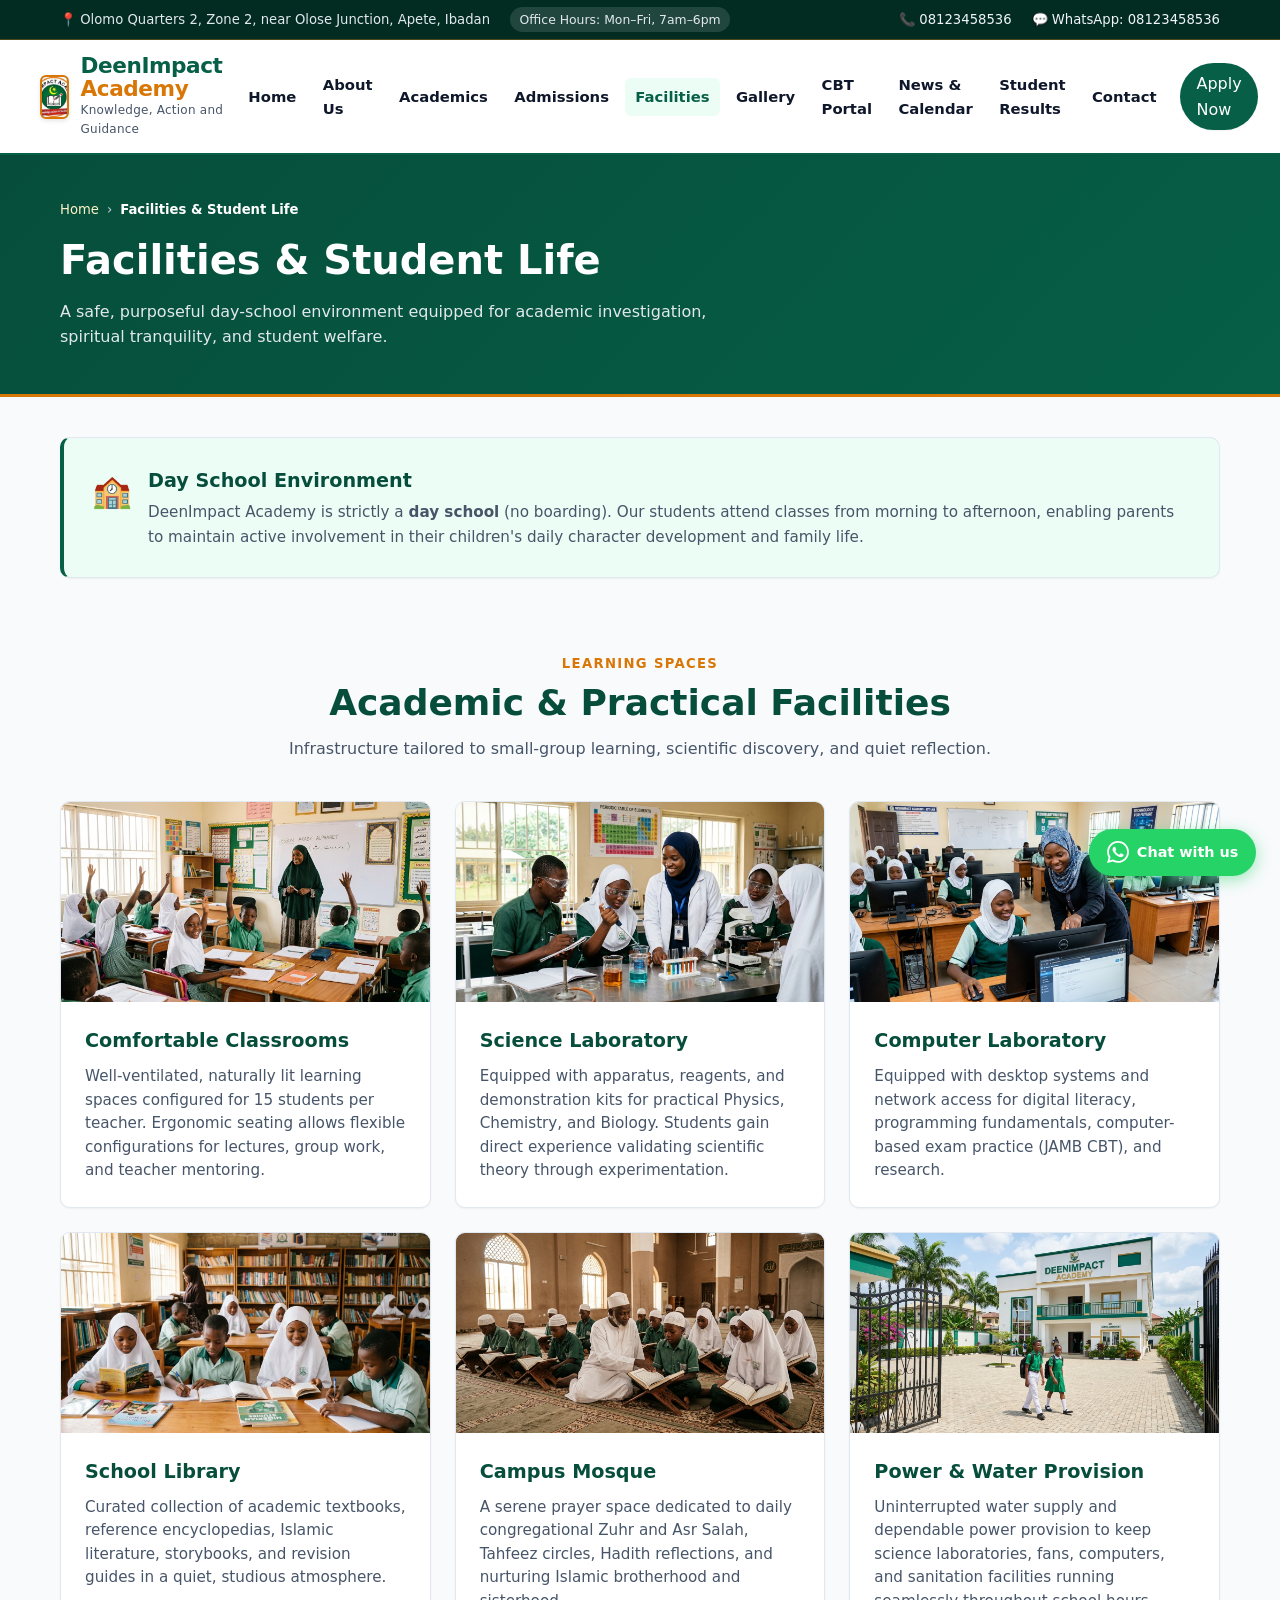
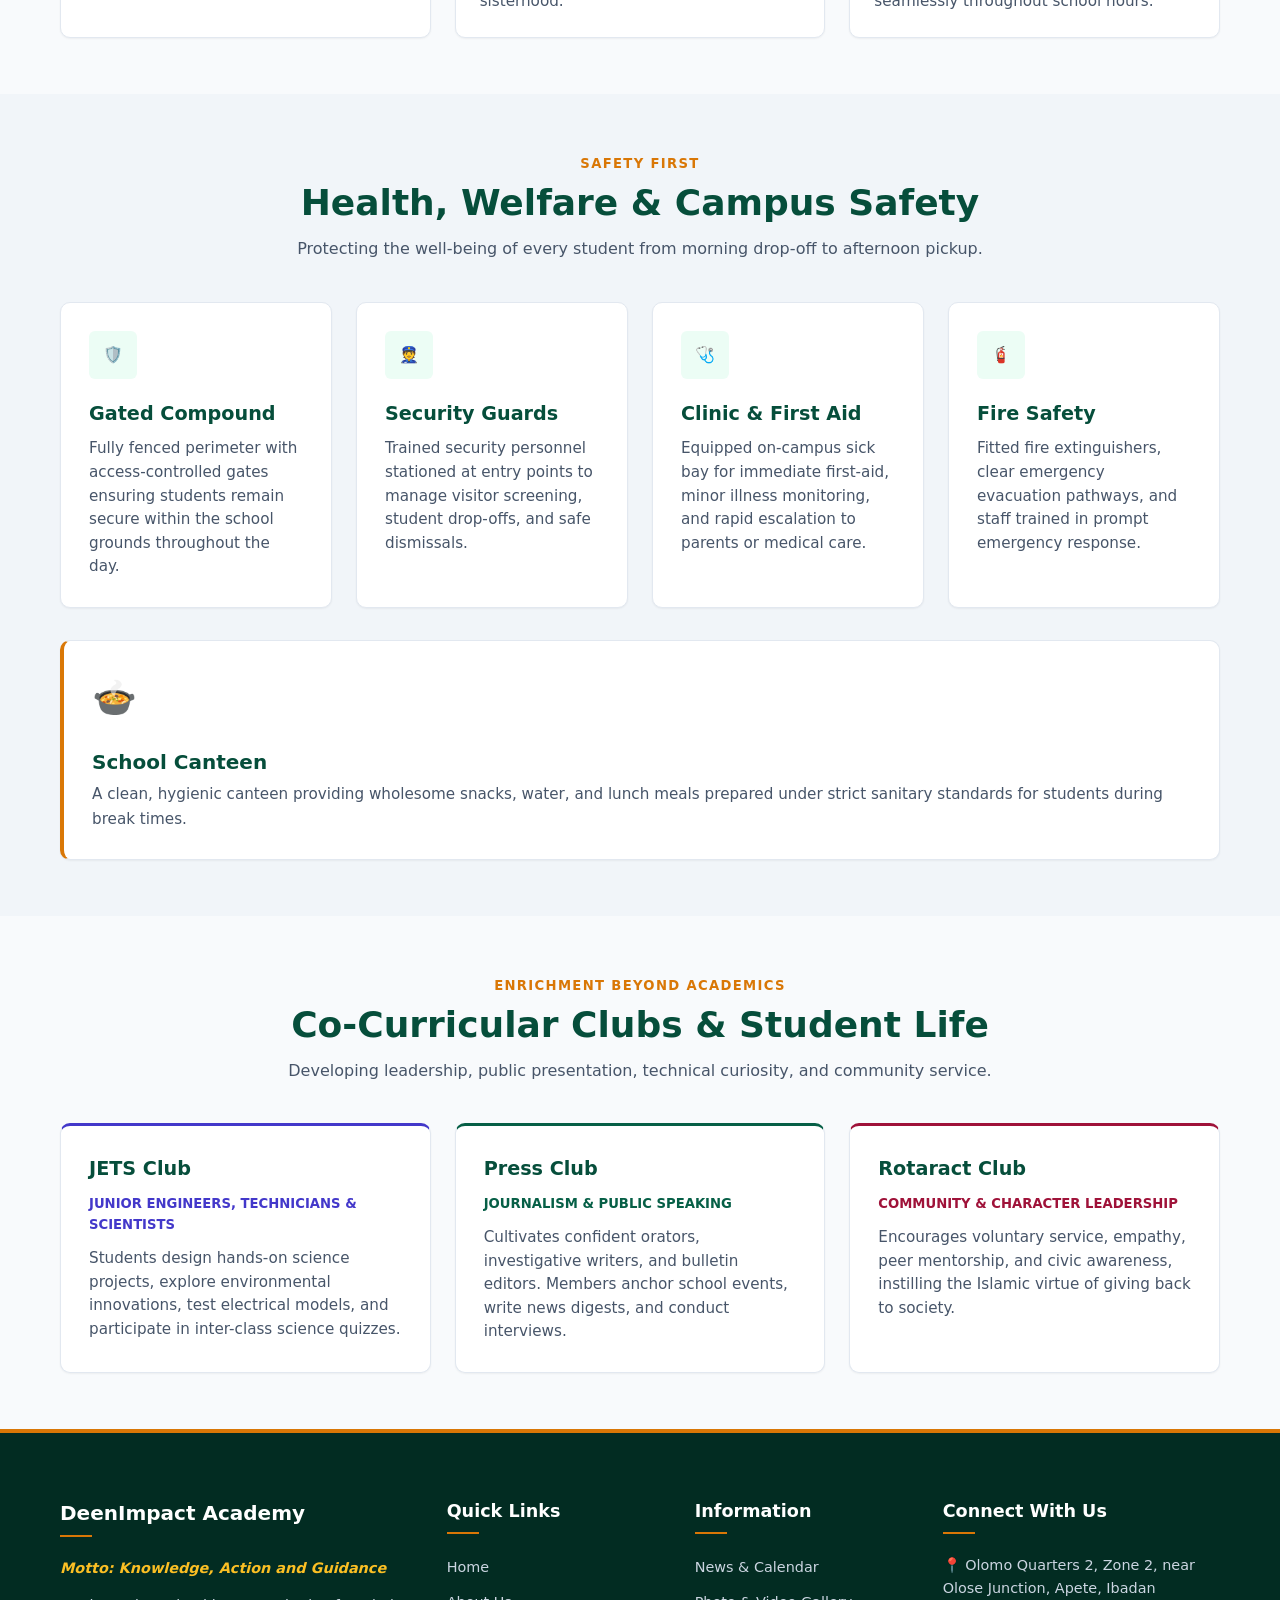
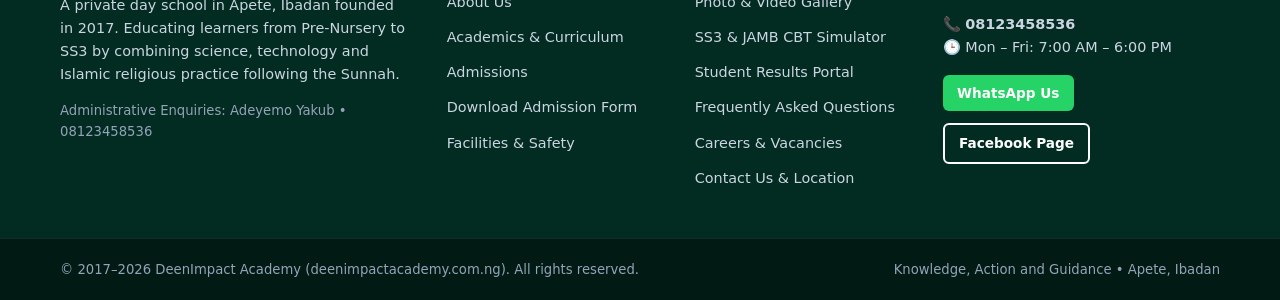
<file: facilities.html>
<!DOCTYPE html>
<html lang="en">
<head>
  <meta charset="UTF-8">
  <meta name="viewport" content="width=device-width, initial-scale=1.0">
  <title>Facilities &amp; Student Life | DeenImpact Academy | Ibadan</title>
  <meta name="description" content="Explore facilities and student safety at DeenImpact Academy, Apete, Ibadan. Science laboratory, computer lab, library, mosque, clinic, gated compound, security guards, power and water.">
  <link rel="canonical" href="https://deenimpactacademy.com.ng/facilities.html">

  <meta property="og:type" content="website">
  <meta property="og:title" content="Facilities &amp; Student Life | DeenImpact Academy">
  <meta property="og:description" content="Modern labs, campus mosque, clinic, canteen, gated compound with security guards in Apete, Ibadan.">
  <meta property="og:url" content="https://deenimpactacademy.com.ng/facilities.html">
  <meta property="og:image" content="https://deenimpactacademy.com.ng/images/science-lab.jpg">

  <link rel="stylesheet" href="style.css?v=2">
  <link rel="icon" type="image/svg+xml" href="images/logo.svg">

  <script type="application/ld+json">
  {
    "@context": "https://schema.org",
    "@type": "School",
    "name": "DeenImpact Academy",
    "url": "https://deenimpactacademy.com.ng/facilities.html",
    "telephone": "+2348123458536",
    "address": {
      "@type": "PostalAddress",
      "streetAddress": "Olomo Quarters 2, Zone 2, near Olose Junction, Apete",
      "addressLocality": "Ibadan",
      "addressRegion": "Oyo State",
      "addressCountry": "NG"
    }
  }
  </script>
</head>
<body>

  <!-- Top Announcement Bar -->
  <aside class="topbar" aria-label="Quick contact details">
    <div class="container">
      <div class="topbar-left">
        <span>📍 Olomo Quarters 2, Zone 2, near Olose Junction, Apete, Ibadan</span>
        <span class="badge-hours">Office Hours: Mon–Fri, 7am–6pm</span>
      </div>
      <div class="topbar-right">
        <a href="tel:08123458536">📞 08123458536</a>
        <a href="https://wa.me/2348123458536" target="_blank" rel="noopener noreferrer">💬 WhatsApp: 08123458536</a>
      </div>
    </div>
  </aside>

  <!-- Site Header -->
  <header class="site-header">
    <div class="container header-inner">
      <a href="index.html" class="brand" aria-label="DeenImpact Academy Home">
        <div class="brand-emblem" aria-hidden="true">
          <img src="images/logo.png" alt="DeenImpact Academy Logo" onerror="this.style.display='none'; this.nextElementSibling.style.display='block';">
          <span style="display:none;">D</span>
        </div>
        <div class="brand-text">
          <span class="brand-title">DeenImpact <span>Academy</span></span>
          <span class="brand-motto">Knowledge, Action and Guidance</span>
        </div>
      </a>

      <!-- Desktop Nav -->
      <nav class="desktop-nav" aria-label="Primary navigation">
        <a href="index.html" class="nav-link">Home</a>
        <a href="about.html" class="nav-link">About Us</a>
        <a href="academics.html" class="nav-link">Academics</a>
        <a href="admissions.html" class="nav-link">Admissions</a>
        <a href="facilities.html" class="nav-link active">Facilities</a>
        <a href="gallery.html" class="nav-link">Gallery</a>
        <a href="cbt.html" class="nav-link">CBT Portal</a>
        <a href="news-events.html" class="nav-link">News &amp; Calendar</a>
        <a href="results.html" class="nav-link">Student Results</a>
        <a href="contact.html" class="nav-link">Contact</a>
        <a href="admissions.html" class="nav-cta">Apply Now</a>
      </nav>

      <!-- Mobile Nav Toggle -->
      <button type="button" class="mobile-nav-toggle" aria-label="Open mobile navigation menu">
        <svg width="24" height="24" viewBox="0 0 24 24" fill="none" stroke="currentColor" stroke-width="2.2" stroke-linecap="round"><line x1="3" y1="12" x2="21" y2="12"></line><line x1="3" y1="6" x2="21" y2="6"></line><line x1="3" y1="18" x2="21" y2="18"></line></svg>
      </button>
    </div>
  </header>

  <!-- Mobile Drawer -->
  <div class="drawer-overlay" aria-hidden="true"></div>
  <aside class="mobile-drawer" aria-label="Mobile navigation menu">
    <div class="mobile-drawer-header">
      <span class="brand-title" style="font-size: 1.15rem;">DeenImpact <span>Academy</span></span>
      <button type="button" class="mobile-close-btn" aria-label="Close navigation menu">&times;</button>
    </div>
    <nav class="mobile-drawer-links">
      <a href="index.html" class="mobile-nav-item">Home</a>
      <a href="about.html" class="mobile-nav-item">About Us</a>
      <a href="academics.html" class="mobile-nav-item">Academics</a>
      <a href="admissions.html" class="mobile-nav-item">Admissions</a>
      <a href="downloads.html" class="mobile-nav-item">Downloads</a>
      <a href="facilities.html" class="mobile-nav-item active">Facilities &amp; Student Life</a>
      <a href="gallery.html" class="mobile-nav-item">Gallery</a>
      <a href="cbt.html" class="mobile-nav-item">CBT Practice Portal</a>
      <a href="news-events.html" class="mobile-nav-item">News &amp; Calendar</a>
      <a href="careers.html" class="mobile-nav-item">Careers</a>
      <a href="faq.html" class="mobile-nav-item">FAQ</a>
      <a href="contact.html" class="mobile-nav-item">Contact</a>
      <a href="results.html" class="mobile-nav-item">Student Results Portal</a>
    </nav>
    <div class="mobile-drawer-footer">
      <div class="drawer-btn-grid">
        <a href="admissions.html" class="btn btn-primary">Apply Now</a>
        <a href="https://wa.me/2348123458536" target="_blank" rel="noopener noreferrer" class="btn btn-whatsapp">
          <svg width="16" height="16" viewBox="0 0 24 24" fill="currentColor" style="margin-right: 5px;"><path d="M.057 24l1.687-6.163c-1.041-1.804-1.588-3.849-1.587-5.946.003-6.556 5.338-11.891 11.893-11.891 3.181.001 6.167 1.24 8.413 3.488 2.245 2.248 3.481 5.236 3.48 8.414-.003 6.557-5.338 11.892-11.893 11.892-1.99-.001-3.951-.5-5.688-1.448l-6.305 1.654zm6.597-3.807c1.676.995 3.276 1.591 5.392 1.592 5.448 0 9.886-4.434 9.889-9.885.002-5.462-4.415-9.89-9.881-9.892-5.452 0-9.887 4.434-9.889 9.884-.001 2.225.651 3.891 1.746 5.634l-.999 3.648 3.742-.981zm11.387-5.464c-.074-.124-.272-.198-.57-.347-.297-.149-1.758-.868-2.031-.967-.272-.099-.47-.149-.669.149-.198.297-.768.967-.941 1.165-.173.198-.347.223-.644.074-.297-.149-1.255-.462-2.39-1.475-.883-.788-1.48-1.761-1.653-2.059-.173-.297-.018-.458.13-.606.134-.133.297-.347.446-.521.151-.172.2-.296.3-.495.099-.198.05-.372-.025-.521-.075-.148-.669-1.611-.916-2.206-.242-.579-.487-.501-.669-.51l-.57-.01c-.198 0-.52.074-.792.372s-1.04 1.016-1.04 2.479 1.065 2.876 1.213 3.074c.149.198 2.095 3.2 5.076 4.487.709.306 1.263.489 1.694.626.712.226 1.36.194 1.872.118.571-.085 1.758-.719 2.006-1.413.248-.695.248-1.29.173-1.414z"/></svg>
          WhatsApp
        </a>
      </div>
    </div>
  </aside>

  <!-- Page Header -->
  <header class="page-header">
    <div class="container page-header-inner">
      <nav class="breadcrumbs" aria-label="Breadcrumb">
        <a href="index.html">Home</a>
        <span>&rsaquo;</span>
        <span class="current">Facilities &amp; Student Life</span>
      </nav>
      <h1>Facilities &amp; Student Life</h1>
      <p>A safe, purposeful day-school environment equipped for academic investigation, spiritual tranquility, and student welfare.</p>
    </div>
  </header>

  <main>
    <!-- Day School Model Banner -->
    <section class="section" style="padding: 2.5rem 0 1rem;">
      <div class="container">
        <div class="card" style="background: var(--color-primary-light); border-left: 4px solid var(--color-primary);">
          <div style="display: flex; align-items: flex-start; gap: 1rem;">
            <div style="font-size: 2rem;">🏫</div>
            <div>
              <h3 style="color: var(--color-primary-dark); font-size: 1.2rem; margin-bottom: 0.25rem;">Day School Environment</h3>
              <p style="color: var(--color-text-muted); font-size: 0.95rem;">
                DeenImpact Academy is strictly a <strong>day school</strong> (no boarding). Our students attend classes from morning to afternoon, enabling parents to maintain active involvement in their children's daily character development and family life.
              </p>
            </div>
          </div>
        </div>
      </div>
    </section>

    <!-- Academic Facilities -->
    <section class="section">
      <div class="container">
        <div class="section-header">
          <span class="section-tag">Learning Spaces</span>
          <h2 class="section-title">Academic &amp; Practical Facilities</h2>
          <p class="section-desc">Infrastructure tailored to small-group learning, scientific discovery, and quiet reflection.</p>
        </div>

        <div class="grid grid-3">
          <!-- Classrooms -->
          <div class="img-card">
            <div class="img-card-media">
              <img src="images/classroom.jpg" alt="Comfortable classrooms at DeenImpact Academy" loading="lazy">
            </div>
            <div class="img-card-body">
              <h3 class="card-title">Comfortable Classrooms</h3>
              <p class="card-desc">
                Well-ventilated, naturally lit learning spaces configured for 15 students per teacher. Ergonomic seating allows flexible configurations for lectures, group work, and teacher mentoring.
              </p>
            </div>
          </div>

          <!-- Science Lab -->
          <div class="img-card">
            <div class="img-card-media">
              <img src="images/science-lab.jpg" alt="Science Laboratory" loading="lazy">
            </div>
            <div class="img-card-body">
              <h3 class="card-title">Science Laboratory</h3>
              <p class="card-desc">
                Equipped with apparatus, reagents, and demonstration kits for practical Physics, Chemistry, and Biology. Students gain direct experience validating scientific theory through experimentation.
              </p>
            </div>
          </div>

          <!-- Computer Lab -->
          <div class="img-card">
            <div class="img-card-media">
              <img src="images/computer-lab.jpg" alt="Computer Laboratory" loading="lazy">
            </div>
            <div class="img-card-body">
              <h3 class="card-title">Computer Laboratory</h3>
              <p class="card-desc">
                Equipped with desktop systems and network access for digital literacy, programming fundamentals, computer-based exam practice (JAMB CBT), and research.
              </p>
            </div>
          </div>

          <!-- Library -->
          <div class="img-card">
            <div class="img-card-media">
              <img src="images/library.jpg" alt="School Library" loading="lazy">
            </div>
            <div class="img-card-body">
              <h3 class="card-title">School Library</h3>
              <p class="card-desc">
                Curated collection of academic textbooks, reference encyclopedias, Islamic literature, storybooks, and revision guides in a quiet, studious atmosphere.
              </p>
            </div>
          </div>

          <!-- Mosque -->
          <div class="img-card">
            <div class="img-card-media">
              <img src="images/quran-study.jpg" alt="Campus Mosque" loading="lazy">
            </div>
            <div class="img-card-body">
              <h3 class="card-title">Campus Mosque</h3>
              <p class="card-desc">
                A serene prayer space dedicated to daily congregational Zuhr and Asr Salah, Tahfeez circles, Hadith reflections, and nurturing Islamic brotherhood and sisterhood.
              </p>
            </div>
          </div>

          <!-- Utilities -->
          <div class="img-card">
            <div class="img-card-media">
              <img src="images/safety-compound.jpg" alt="Power and Water Provision" loading="lazy">
            </div>
            <div class="img-card-body">
              <h3 class="card-title">Power &amp; Water Provision</h3>
              <p class="card-desc">
                Uninterrupted water supply and dependable power provision to keep science laboratories, fans, computers, and sanitation facilities running seamlessly throughout school hours.
              </p>
            </div>
          </div>
        </div>
      </div>
    </section>

    <!-- Health, Welfare & Campus Safety -->
    <section class="section section-alt">
      <div class="container">
        <div class="section-header">
          <span class="section-tag">Safety First</span>
          <h2 class="section-title">Health, Welfare &amp; Campus Safety</h2>
          <p class="section-desc">Protecting the well-being of every student from morning drop-off to afternoon pickup.</p>
        </div>

        <div class="grid grid-4">
          <div class="card">
            <div class="card-icon">🛡️</div>
            <h3 class="card-title">Gated Compound</h3>
            <p class="card-desc">
              Fully fenced perimeter with access-controlled gates ensuring students remain secure within the school grounds throughout the day.
            </p>
          </div>

          <div class="card">
            <div class="card-icon">👮</div>
            <h3 class="card-title">Security Guards</h3>
            <p class="card-desc">
              Trained security personnel stationed at entry points to manage visitor screening, student drop-offs, and safe dismissals.
            </p>
          </div>

          <div class="card">
            <div class="card-icon">🩺</div>
            <h3 class="card-title">Clinic &amp; First Aid</h3>
            <p class="card-desc">
              Equipped on-campus sick bay for immediate first-aid, minor illness monitoring, and rapid escalation to parents or medical care.
            </p>
          </div>

          <div class="card">
            <div class="card-icon">🧯</div>
            <h3 class="card-title">Fire Safety</h3>
            <p class="card-desc">
              Fitted fire extinguishers, clear emergency evacuation pathways, and staff trained in prompt emergency response.
            </p>
          </div>
        </div>

        <!-- Canteen Highlight -->
        <div class="card" style="margin-top: 2rem; background: #ffffff; border-left: 4px solid var(--color-gold);">
          <div style="display: flex; align-items: center; gap: 1.25rem; flex-wrap: wrap;">
            <div style="font-size: 2.25rem;">🍲</div>
            <div style="flex-grow: 1;">
              <h3 style="color: var(--color-primary-dark); font-size: 1.25rem; margin-bottom: 0.25rem;">School Canteen</h3>
              <p style="color: var(--color-text-muted); font-size: 0.95rem;">
                A clean, hygienic canteen providing wholesome snacks, water, and lunch meals prepared under strict sanitary standards for students during break times.
              </p>
            </div>
          </div>
        </div>
      </div>
    </section>

    <!-- Student Life & Co-Curricular Clubs -->
    <section class="section">
      <div class="container">
        <div class="section-header">
          <span class="section-tag">Enrichment Beyond Academics</span>
          <h2 class="section-title">Co-Curricular Clubs &amp; Student Life</h2>
          <p class="section-desc">Developing leadership, public presentation, technical curiosity, and community service.</p>
        </div>

        <div class="grid grid-3">
          <div class="card" style="border-top: 3px solid #4338ca;">
            <h3 class="card-title">JETS Club</h3>
            <p style="font-size: 0.825rem; color: #4338ca; font-weight: 700; margin-bottom: 0.75rem;">JUNIOR ENGINEERS, TECHNICIANS &amp; SCIENTISTS</p>
            <p class="card-desc">
              Students design hands-on science projects, explore environmental innovations, test electrical models, and participate in inter-class science quizzes.
            </p>
          </div>

          <div class="card" style="border-top: 3px solid var(--color-primary);">
            <h3 class="card-title">Press Club</h3>
            <p style="font-size: 0.825rem; color: var(--color-primary); font-weight: 700; margin-bottom: 0.75rem;">JOURNALISM &amp; PUBLIC SPEAKING</p>
            <p class="card-desc">
              Cultivates confident orators, investigative writers, and bulletin editors. Members anchor school events, write news digests, and conduct interviews.
            </p>
          </div>

          <div class="card" style="border-top: 3px solid #9f1239;">
            <h3 class="card-title">Rotaract Club</h3>
            <p style="font-size: 0.825rem; color: #9f1239; font-weight: 700; margin-bottom: 0.75rem;">COMMUNITY &amp; CHARACTER LEADERSHIP</p>
            <p class="card-desc">
              Encourages voluntary service, empathy, peer mentorship, and civic awareness, instilling the Islamic virtue of giving back to society.
            </p>
          </div>
        </div>
      </div>
    </section>
  </main>

  <!-- Shared Site Footer -->
  <footer class="site-footer">
    <div class="footer-top">
      <div class="container">
        <div class="footer-grid">
          <div class="footer-col">
            <h4 style="font-size: 1.25rem;">DeenImpact Academy</h4>
            <p style="font-style: italic; color: #fbbf24; font-weight: 600;">Motto: Knowledge, Action and Guidance</p>
            <p>A private day school in Apete, Ibadan founded in 2017. Educating learners from Pre-Nursery to SS3 by combining science, technology and Islamic religious practice following the Sunnah.</p>
            <p style="font-size: 0.825rem; color: #94a3b8;">Administrative Enquiries: Adeyemo Yakub &bull; 08123458536</p>
          </div>
          <div class="footer-col">
            <h4>Quick Links</h4>
            <ul class="footer-links">
              <li><a href="index.html">Home</a></li>
              <li><a href="about.html">About Us</a></li>
              <li><a href="academics.html">Academics &amp; Curriculum</a></li>
              <li><a href="admissions.html">Admissions</a></li>
              <li><a href="downloads.html">Download Admission Form</a></li>
              <li><a href="facilities.html">Facilities &amp; Safety</a></li>
            </ul>
          </div>
          <div class="footer-col">
            <h4>Information</h4>
            <ul class="footer-links">
              <li><a href="news-events.html">News &amp; Calendar</a></li>
              <li><a href="gallery.html">Photo &amp; Video Gallery</a></li>
              <li><a href="cbt.html">SS3 &amp; JAMB CBT Simulator</a></li>
              <li><a href="results.html">Student Results Portal</a></li>
              <li><a href="faq.html">Frequently Asked Questions</a></li>
              <li><a href="careers.html">Careers &amp; Vacancies</a></li>
              <li><a href="contact.html">Contact Us &amp; Location</a></li>
            </ul>
          </div>
          <div class="footer-col">
            <h4>Connect With Us</h4>
            <p>📍 Olomo Quarters 2, Zone 2, near Olose Junction, Apete, Ibadan</p>
            <p>📞 <strong>08123458536</strong><br>🕒 Mon – Fri: 7:00 AM – 6:00 PM</p>
            <div style="margin-top: 1rem; display: flex; gap: 0.75rem; flex-wrap: wrap;">
              <a href="https://wa.me/2348123458536" target="_blank" rel="noopener noreferrer" class="btn btn-whatsapp" style="padding: 0.45rem 0.9rem; font-size: 0.85rem;">WhatsApp Us</a>
              <a href="https://www.facebook.com/share/1CiEcBdXnN/" target="_blank" rel="noopener noreferrer" class="btn btn-outline-white" style="padding: 0.45rem 0.9rem; font-size: 0.85rem;">Facebook Page</a>
            </div>
          </div>
        </div>
      </div>
    </div>
    <div class="footer-bottom">
      <div class="container">
        <div>&copy; 2017–2026 DeenImpact Academy (deenimpactacademy.com.ng). All rights reserved.</div>
        <div>Knowledge, Action and Guidance &bull; Apete, Ibadan</div>
      </div>
    </div>
  </footer>

  <a href="https://wa.me/2348123458536" target="_blank" rel="noopener noreferrer" class="floating-whatsapp" aria-label="Chat with DeenImpact Academy on WhatsApp">
    <svg viewBox="0 0 24 24"><path d="M.057 24l1.687-6.163c-1.041-1.804-1.588-3.849-1.587-5.946.003-6.556 5.338-11.891 11.893-11.891 3.181.001 6.167 1.24 8.413 3.488 2.245 2.248 3.481 5.236 3.48 8.414-.003 6.557-5.338 11.892-11.893 11.892-1.99-.001-3.951-.5-5.688-1.448l-6.305 1.654zm6.597-3.807c1.676.995 3.276 1.591 5.392 1.592 5.448 0 9.886-4.434 9.889-9.885.002-5.462-4.415-9.89-9.881-9.892-5.452 0-9.887 4.434-9.889 9.884-.001 2.225.651 3.891 1.746 5.634l-.999 3.648 3.742-.981zm11.387-5.464c-.074-.124-.272-.198-.57-.347-.297-.149-1.758-.868-2.031-.967-.272-.099-.47-.149-.669.149-.198.297-.768.967-.941 1.165-.173.198-.347.223-.644.074-.297-.149-1.255-.462-2.39-1.475-.883-.788-1.48-1.761-1.653-2.059-.173-.297-.018-.458.13-.606.134-.133.297-.347.446-.521.151-.172.2-.296.3-.495.099-.198.05-.372-.025-.521-.075-.148-.669-1.611-.916-2.206-.242-.579-.487-.501-.669-.51l-.57-.01c-.198 0-.52.074-.792.372s-1.04 1.016-1.04 2.479 1.065 2.876 1.213 3.074c.149.198 2.095 3.2 5.076 4.487.709.306 1.263.489 1.694.626.712.226 1.36.194 1.872.118.571-.085 1.758-.719 2.006-1.413.248-.695.248-1.29.173-1.414z"/></svg>
    <span>Chat with us</span>
  </a>

  <script src="script.js"></script>
</body>
</html>
</file>
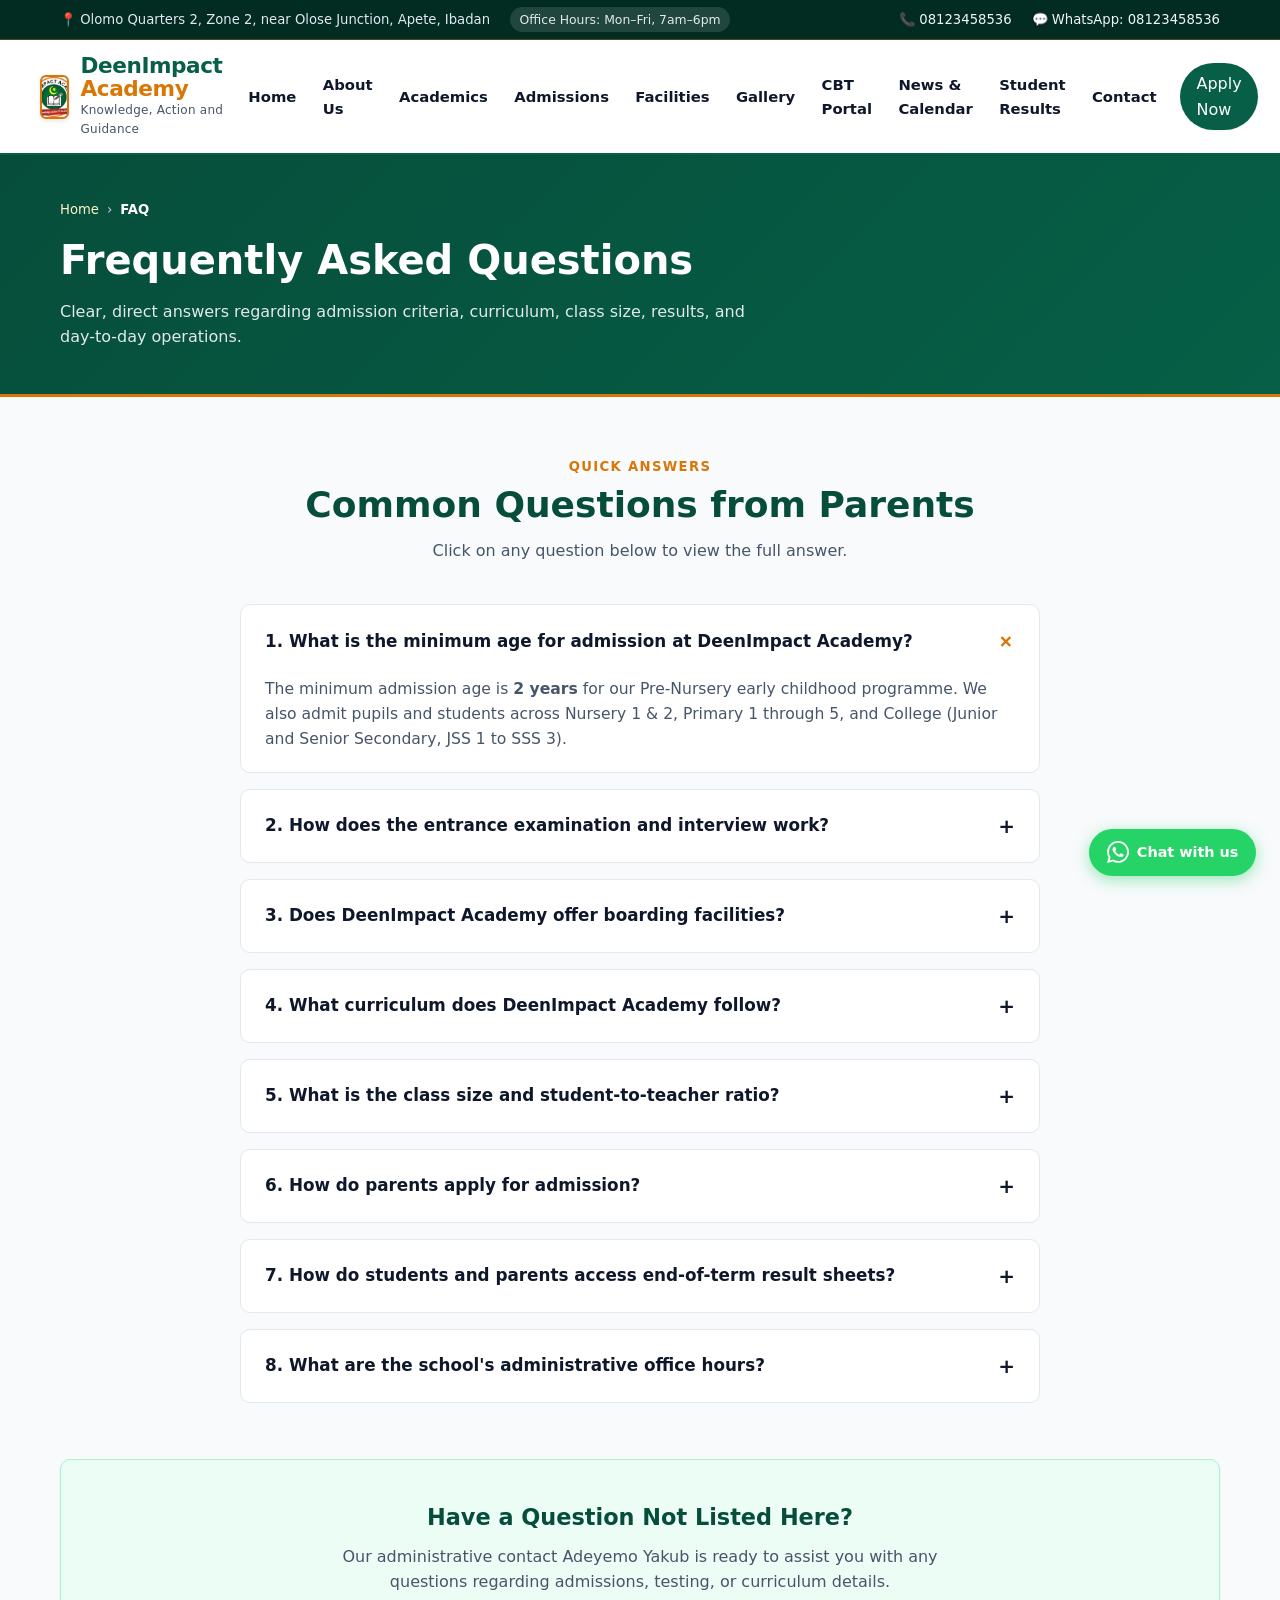
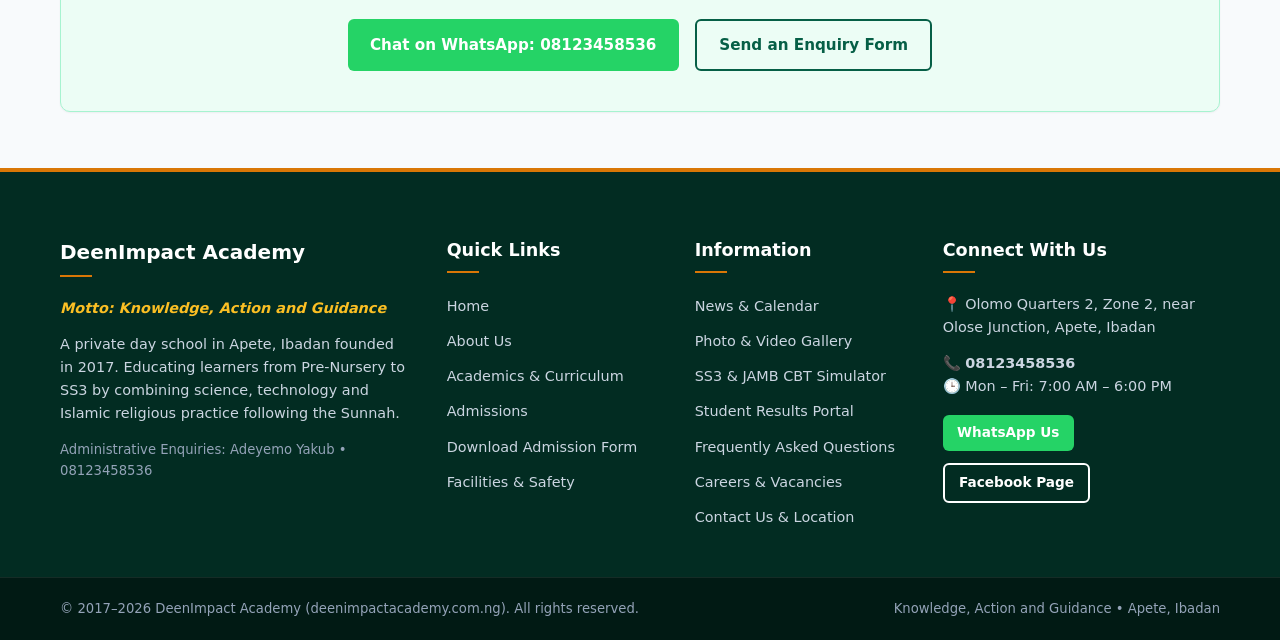
<file: faq.html>
<!DOCTYPE html>
<html lang="en">
<head>
  <meta charset="UTF-8">
  <meta name="viewport" content="width=device-width, initial-scale=1.0">
  <title>Frequently Asked Questions (FAQ) | DeenImpact Academy | Ibadan</title>
  <meta name="description" content="Answers to common questions about DeenImpact Academy in Apete, Ibadan. Admission age, entrance exams, day school status, 15:1 class size, curriculum, result sheets, and office hours.">
  <link rel="canonical" href="https://deenimpactacademy.com.ng/faq.html">

  <meta property="og:type" content="website">
  <meta property="og:title" content="FAQ | DeenImpact Academy">
  <meta property="og:description" content="Frequently asked questions about admissions, curriculum, class size, and school operations in Apete, Ibadan.">
  <meta property="og:url" content="https://deenimpactacademy.com.ng/faq.html">
  <meta property="og:image" content="https://deenimpactacademy.com.ng/images/science-lab.jpg">

  <link rel="stylesheet" href="style.css?v=2">
  <link rel="icon" type="image/svg+xml" href="images/logo.svg">

  <script type="application/ld+json">
  {
    "@context": "https://schema.org",
    "@type": "FAQPage",
    "mainEntity": [
      {
        "@type": "Question",
        "name": "What is the minimum age for admission at DeenImpact Academy?",
        "acceptedAnswer": {
          "@type": "Answer",
          "text": "The minimum admission age is 2 years for our Pre-Nursery early childhood programme. We also admit learners into Nursery 1-2, Primary 1-5, JSS 1-3, and SSS 1-3."
        }
      },
      {
        "@type": "Question",
        "name": "Does DeenImpact Academy offer boarding facilities?",
        "acceptedAnswer": {
          "@type": "Answer",
          "text": "No. DeenImpact Academy is strictly a day school. Students attend classes during school hours and return home to their families daily."
        }
      },
      {
        "@type": "Question",
        "name": "What is the student-to-teacher ratio?",
        "acceptedAnswer": {
          "@type": "Answer",
          "text": "Our class size is strictly capped at 15 students to 1 teacher to guarantee personalized academic attention."
        }
      }
    ]
  }
  </script>
</head>
<body>

  <!-- Top Announcement Bar -->
  <aside class="topbar" aria-label="Quick contact details">
    <div class="container">
      <div class="topbar-left">
        <span>📍 Olomo Quarters 2, Zone 2, near Olose Junction, Apete, Ibadan</span>
        <span class="badge-hours">Office Hours: Mon–Fri, 7am–6pm</span>
      </div>
      <div class="topbar-right">
        <a href="tel:08123458536">📞 08123458536</a>
        <a href="https://wa.me/2348123458536" target="_blank" rel="noopener noreferrer">💬 WhatsApp: 08123458536</a>
      </div>
    </div>
  </aside>

  <!-- Site Header -->
  <header class="site-header">
    <div class="container header-inner">
      <a href="index.html" class="brand" aria-label="DeenImpact Academy Home">
        <div class="brand-emblem" aria-hidden="true">
          <img src="images/logo.png" alt="DeenImpact Academy Logo" onerror="this.style.display='none'; this.nextElementSibling.style.display='block';">
          <span style="display:none;">D</span>
        </div>
        <div class="brand-text">
          <span class="brand-title">DeenImpact <span>Academy</span></span>
          <span class="brand-motto">Knowledge, Action and Guidance</span>
        </div>
      </a>

      <!-- Desktop Nav -->
      <nav class="desktop-nav" aria-label="Primary navigation">
        <a href="index.html" class="nav-link">Home</a>
        <a href="about.html" class="nav-link">About Us</a>
        <a href="academics.html" class="nav-link">Academics</a>
        <a href="admissions.html" class="nav-link">Admissions</a>
        <a href="facilities.html" class="nav-link">Facilities</a>
        <a href="gallery.html" class="nav-link">Gallery</a>
        <a href="cbt.html" class="nav-link">CBT Portal</a>
        <a href="news-events.html" class="nav-link">News &amp; Calendar</a>
        <a href="results.html" class="nav-link">Student Results</a>
        <a href="contact.html" class="nav-link">Contact</a>
        <a href="admissions.html" class="nav-cta">Apply Now</a>
      </nav>

      <!-- Mobile Nav Toggle -->
      <button type="button" class="mobile-nav-toggle" aria-label="Open mobile navigation menu">
        <svg width="24" height="24" viewBox="0 0 24 24" fill="none" stroke="currentColor" stroke-width="2.2" stroke-linecap="round"><line x1="3" y1="12" x2="21" y2="12"></line><line x1="3" y1="6" x2="21" y2="6"></line><line x1="3" y1="18" x2="21" y2="18"></line></svg>
      </button>
    </div>
  </header>

  <!-- Mobile Drawer -->
  <div class="drawer-overlay" aria-hidden="true"></div>
  <aside class="mobile-drawer" aria-label="Mobile navigation menu">
    <div class="mobile-drawer-header">
      <span class="brand-title" style="font-size: 1.15rem;">DeenImpact <span>Academy</span></span>
      <button type="button" class="mobile-close-btn" aria-label="Close navigation menu">&times;</button>
    </div>
    <nav class="mobile-drawer-links">
      <a href="index.html" class="mobile-nav-item">Home</a>
      <a href="about.html" class="mobile-nav-item">About Us</a>
      <a href="academics.html" class="mobile-nav-item">Academics</a>
      <a href="admissions.html" class="mobile-nav-item">Admissions</a>
      <a href="downloads.html" class="mobile-nav-item">Downloads</a>
      <a href="facilities.html" class="mobile-nav-item">Facilities &amp; Student Life</a>
      <a href="gallery.html" class="mobile-nav-item">Gallery</a>
      <a href="cbt.html" class="mobile-nav-item">CBT Practice Portal</a>
      <a href="news-events.html" class="mobile-nav-item">News &amp; Calendar</a>
      <a href="careers.html" class="mobile-nav-item">Careers</a>
      <a href="faq.html" class="mobile-nav-item active">FAQ</a>
      <a href="contact.html" class="mobile-nav-item">Contact</a>
      <a href="results.html" class="mobile-nav-item">Student Results Portal</a>
    </nav>
    <div class="mobile-drawer-footer">
      <div class="drawer-btn-grid">
        <a href="admissions.html" class="btn btn-primary">Apply Now</a>
        <a href="https://wa.me/2348123458536" target="_blank" rel="noopener noreferrer" class="btn btn-whatsapp">
          <svg width="16" height="16" viewBox="0 0 24 24" fill="currentColor" style="margin-right: 5px;"><path d="M.057 24l1.687-6.163c-1.041-1.804-1.588-3.849-1.587-5.946.003-6.556 5.338-11.891 11.893-11.891 3.181.001 6.167 1.24 8.413 3.488 2.245 2.248 3.481 5.236 3.48 8.414-.003 6.557-5.338 11.892-11.893 11.892-1.99-.001-3.951-.5-5.688-1.448l-6.305 1.654zm6.597-3.807c1.676.995 3.276 1.591 5.392 1.592 5.448 0 9.886-4.434 9.889-9.885.002-5.462-4.415-9.89-9.881-9.892-5.452 0-9.887 4.434-9.889 9.884-.001 2.225.651 3.891 1.746 5.634l-.999 3.648 3.742-.981zm11.387-5.464c-.074-.124-.272-.198-.57-.347-.297-.149-1.758-.868-2.031-.967-.272-.099-.47-.149-.669.149-.198.297-.768.967-.941 1.165-.173.198-.347.223-.644.074-.297-.149-1.255-.462-2.39-1.475-.883-.788-1.48-1.761-1.653-2.059-.173-.297-.018-.458.13-.606.134-.133.297-.347.446-.521.151-.172.2-.296.3-.495.099-.198.05-.372-.025-.521-.075-.148-.669-1.611-.916-2.206-.242-.579-.487-.501-.669-.51l-.57-.01c-.198 0-.52.074-.792.372s-1.04 1.016-1.04 2.479 1.065 2.876 1.213 3.074c.149.198 2.095 3.2 5.076 4.487.709.306 1.263.489 1.694.626.712.226 1.36.194 1.872.118.571-.085 1.758-.719 2.006-1.413.248-.695.248-1.29.173-1.414z"/></svg>
          WhatsApp
        </a>
      </div>
    </div>
  </aside>

  <!-- Page Header -->
  <header class="page-header">
    <div class="container page-header-inner">
      <nav class="breadcrumbs" aria-label="Breadcrumb">
        <a href="index.html">Home</a>
        <span>&rsaquo;</span>
        <span class="current">FAQ</span>
      </nav>
      <h1>Frequently Asked Questions</h1>
      <p>Clear, direct answers regarding admission criteria, curriculum, class size, results, and day-to-day operations.</p>
    </div>
  </header>

  <main>
    <section class="section">
      <div class="container">
        <div class="section-header">
          <span class="section-tag">Quick Answers</span>
          <h2 class="section-title">Common Questions from Parents</h2>
          <p class="section-desc">Click on any question below to view the full answer.</p>
        </div>

        <div class="accordion">
          <!-- 1. Admission Age -->
          <div class="accordion-item active">
            <button type="button" class="accordion-header" aria-expanded="true">
              <span>1. What is the minimum age for admission at DeenImpact Academy?</span>
              <span class="accordion-icon" aria-hidden="true">+</span>
            </button>
            <div class="accordion-body">
              The minimum admission age is <strong>2 years</strong> for our Pre-Nursery early childhood programme. We also admit pupils and students across Nursery 1 &amp; 2, Primary 1 through 5, and College (Junior and Senior Secondary, JSS 1 to SSS 3).
            </div>
          </div>

          <!-- 2. Entrance Examination & Interview -->
          <div class="accordion-item">
            <button type="button" class="accordion-header" aria-expanded="false">
              <span>2. How does the entrance examination and interview work?</span>
              <span class="accordion-icon" aria-hidden="true">+</span>
            </button>
            <div class="accordion-body">
              Every prospective pupil or student undertakes a diagnostic entrance assessment tailored to their age group. For early years, this involves gentle observational and cognitive tasks. For Primary and College applicants, it covers literacy, numeracy, and general reasoning. An interview with both the child and parents follows to assess learning habits, moral orientation, and placement readiness.
            </div>
          </div>

          <!-- 3. Boarding Status -->
          <div class="accordion-item">
            <button type="button" class="accordion-header" aria-expanded="false">
              <span>3. Does DeenImpact Academy offer boarding facilities?</span>
              <span class="accordion-icon" aria-hidden="true">+</span>
            </button>
            <div class="accordion-body">
              <strong>No. DeenImpact Academy is strictly a day school.</strong> There are no boarding facilities. Our day school model allows parents to maintain active involvement in their children's spiritual and moral development each evening following our structured daily school routine.
            </div>
          </div>

          <!-- 4. Curriculum -->
          <div class="accordion-item">
            <button type="button" class="accordion-header" aria-expanded="false">
              <span>4. What curriculum does DeenImpact Academy follow?</span>
              <span class="accordion-icon" aria-hidden="true">+</span>
            </button>
            <div class="accordion-body">
              We operate a <strong>blended curriculum</strong>. This harmonises high-standard Nigerian national curriculum benchmarks with an advanced emphasis on science, technology, and authentic Islamic religious practice following the Sunnah (including Tahfeez and Arabic). We systematically prepare our students for all major external exams (Common Entrance, BECE, WAEC, NECO, and JAMB).
            </div>
          </div>

          <!-- 5. Class Size -->
          <div class="accordion-item">
            <button type="button" class="accordion-header" aria-expanded="false">
              <span>5. What is the class size and student-to-teacher ratio?</span>
              <span class="accordion-icon" aria-hidden="true">+</span>
            </button>
            <div class="accordion-body">
              Our class size is strictly capped at <strong>15 students to 1 teacher</strong>. This small-class model ensures that our teachers provide personalized academic attention, identify areas requiring improvement promptly, and nurture strong teacher-student mentorship.
            </div>
          </div>

          <!-- 6. How to Apply -->
          <div class="accordion-item">
            <button type="button" class="accordion-header" aria-expanded="false">
              <span>6. How do parents apply for admission?</span>
              <span class="accordion-icon" aria-hidden="true">+</span>
            </button>
            <div class="accordion-body">
              Admissions are always open throughout the academic year. Parents can apply via:
              <ul style="margin-top: 0.5rem; padding-left: 1.25rem; list-style: disc;">
                <li><strong>Walk-in:</strong> Visit our campus at Olomo Quarters 2, Zone 2, near Olose Junction, Apete, Ibadan.</li>
                <li><strong>Phone Call:</strong> Call our administrative line on <strong>08123458536</strong>.</li>
                <li><strong>WhatsApp:</strong> Message us at <a href="https://wa.me/2348123458536" target="_blank" rel="noopener noreferrer">https://wa.me/2348123458536</a>.</li>
                <li><strong>Download Form:</strong> Download our printable <a href="downloads.html">Admission Form PDF</a> from the website.</li>
              </ul>
            </div>
          </div>

          <!-- 7. How Students Get Result Sheets -->
          <div class="accordion-item">
            <button type="button" class="accordion-header" aria-expanded="false">
              <span>7. How do students and parents access end-of-term result sheets?</span>
              <span class="accordion-icon" aria-hidden="true">+</span>
            </button>
            <div class="accordion-body">
              Result sheets are managed securely through our dedicated <a href="results.html">Student Results Portal</a>. Parents enter their child's unique <strong>Admission Number</strong> and secure <strong>PIN</strong> to download the official PDF report card. Physical printed report sheets are also available for pickup at the school office.
            </div>
          </div>

          <!-- 8. Office Hours -->
          <div class="accordion-item">
            <button type="button" class="accordion-header" aria-expanded="false">
              <span>8. What are the school's administrative office hours?</span>
              <span class="accordion-icon" aria-hidden="true">+</span>
            </button>
            <div class="accordion-body">
              Our administrative office is open from <strong>Monday to Friday, 7:00 AM to 6:00 PM</strong>. We are closed on weekends and declared public holidays.
            </div>
          </div>
        </div>

        <!-- Still Have Questions Banner -->
        <div class="card" style="margin-top: 3.5rem; text-align: center; background: var(--color-primary-light); border-color: var(--color-primary-border); padding: 2.5rem 1.5rem;">
          <h3 style="color: var(--color-primary-dark); font-size: 1.4rem; margin-bottom: 0.5rem;">Have a Question Not Listed Here?</h3>
          <p style="color: var(--color-text-muted); font-size: 1rem; max-width: 600px; margin: 0 auto 1.5rem;">
            Our administrative contact Adeyemo Yakub is ready to assist you with any questions regarding admissions, testing, or curriculum details.
          </p>
          <div style="display: flex; gap: 1rem; justify-content: center; flex-wrap: wrap;">
            <a href="https://wa.me/2348123458536" target="_blank" rel="noopener noreferrer" class="btn btn-whatsapp">
              Chat on WhatsApp: 08123458536
            </a>
            <a href="contact.html" class="btn btn-outline-primary">
              Send an Enquiry Form
            </a>
          </div>
        </div>
      </div>
    </section>
  </main>

  <!-- Shared Site Footer -->
  <footer class="site-footer">
    <div class="footer-top">
      <div class="container">
        <div class="footer-grid">
          <div class="footer-col">
            <h4 style="font-size: 1.25rem;">DeenImpact Academy</h4>
            <p style="font-style: italic; color: #fbbf24; font-weight: 600;">Motto: Knowledge, Action and Guidance</p>
            <p>A private day school in Apete, Ibadan founded in 2017. Educating learners from Pre-Nursery to SS3 by combining science, technology and Islamic religious practice following the Sunnah.</p>
            <p style="font-size: 0.825rem; color: #94a3b8;">Administrative Enquiries: Adeyemo Yakub &bull; 08123458536</p>
          </div>
          <div class="footer-col">
            <h4>Quick Links</h4>
            <ul class="footer-links">
              <li><a href="index.html">Home</a></li>
              <li><a href="about.html">About Us</a></li>
              <li><a href="academics.html">Academics &amp; Curriculum</a></li>
              <li><a href="admissions.html">Admissions</a></li>
              <li><a href="downloads.html">Download Admission Form</a></li>
              <li><a href="facilities.html">Facilities &amp; Safety</a></li>
            </ul>
          </div>
          <div class="footer-col">
            <h4>Information</h4>
            <ul class="footer-links">
              <li><a href="news-events.html">News &amp; Calendar</a></li>
              <li><a href="gallery.html">Photo &amp; Video Gallery</a></li>
              <li><a href="cbt.html">SS3 &amp; JAMB CBT Simulator</a></li>
              <li><a href="results.html">Student Results Portal</a></li>
              <li><a href="faq.html">Frequently Asked Questions</a></li>
              <li><a href="careers.html">Careers &amp; Vacancies</a></li>
              <li><a href="contact.html">Contact Us &amp; Location</a></li>
            </ul>
          </div>
          <div class="footer-col">
            <h4>Connect With Us</h4>
            <p>📍 Olomo Quarters 2, Zone 2, near Olose Junction, Apete, Ibadan</p>
            <p>📞 <strong>08123458536</strong><br>🕒 Mon – Fri: 7:00 AM – 6:00 PM</p>
            <div style="margin-top: 1rem; display: flex; gap: 0.75rem; flex-wrap: wrap;">
              <a href="https://wa.me/2348123458536" target="_blank" rel="noopener noreferrer" class="btn btn-whatsapp" style="padding: 0.45rem 0.9rem; font-size: 0.85rem;">WhatsApp Us</a>
              <a href="https://www.facebook.com/share/1CiEcBdXnN/" target="_blank" rel="noopener noreferrer" class="btn btn-outline-white" style="padding: 0.45rem 0.9rem; font-size: 0.85rem;">Facebook Page</a>
            </div>
          </div>
        </div>
      </div>
    </div>
    <div class="footer-bottom">
      <div class="container">
        <div>&copy; 2017–2026 DeenImpact Academy (deenimpactacademy.com.ng). All rights reserved.</div>
        <div>Knowledge, Action and Guidance &bull; Apete, Ibadan</div>
      </div>
    </div>
  </footer>

  <a href="https://wa.me/2348123458536" target="_blank" rel="noopener noreferrer" class="floating-whatsapp" aria-label="Chat with DeenImpact Academy on WhatsApp">
    <svg viewBox="0 0 24 24"><path d="M.057 24l1.687-6.163c-1.041-1.804-1.588-3.849-1.587-5.946.003-6.556 5.338-11.891 11.893-11.891 3.181.001 6.167 1.24 8.413 3.488 2.245 2.248 3.481 5.236 3.48 8.414-.003 6.557-5.338 11.892-11.893 11.892-1.99-.001-3.951-.5-5.688-1.448l-6.305 1.654zm6.597-3.807c1.676.995 3.276 1.591 5.392 1.592 5.448 0 9.886-4.434 9.889-9.885.002-5.462-4.415-9.89-9.881-9.892-5.452 0-9.887 4.434-9.889 9.884-.001 2.225.651 3.891 1.746 5.634l-.999 3.648 3.742-.981zm11.387-5.464c-.074-.124-.272-.198-.57-.347-.297-.149-1.758-.868-2.031-.967-.272-.099-.47-.149-.669.149-.198.297-.768.967-.941 1.165-.173.198-.347.223-.644.074-.297-.149-1.255-.462-2.39-1.475-.883-.788-1.48-1.761-1.653-2.059-.173-.297-.018-.458.13-.606.134-.133.297-.347.446-.521.151-.172.2-.296.3-.495.099-.198.05-.372-.025-.521-.075-.148-.669-1.611-.916-2.206-.242-.579-.487-.501-.669-.51l-.57-.01c-.198 0-.52.074-.792.372s-1.04 1.016-1.04 2.479 1.065 2.876 1.213 3.074c.149.198 2.095 3.2 5.076 4.487.709.306 1.263.489 1.694.626.712.226 1.36.194 1.872.118.571-.085 1.758-.719 2.006-1.413.248-.695.248-1.29.173-1.414z"/></svg>
    <span>Chat with us</span>
  </a>

  <script src="script.js"></script>
</body>
</html>
</file>
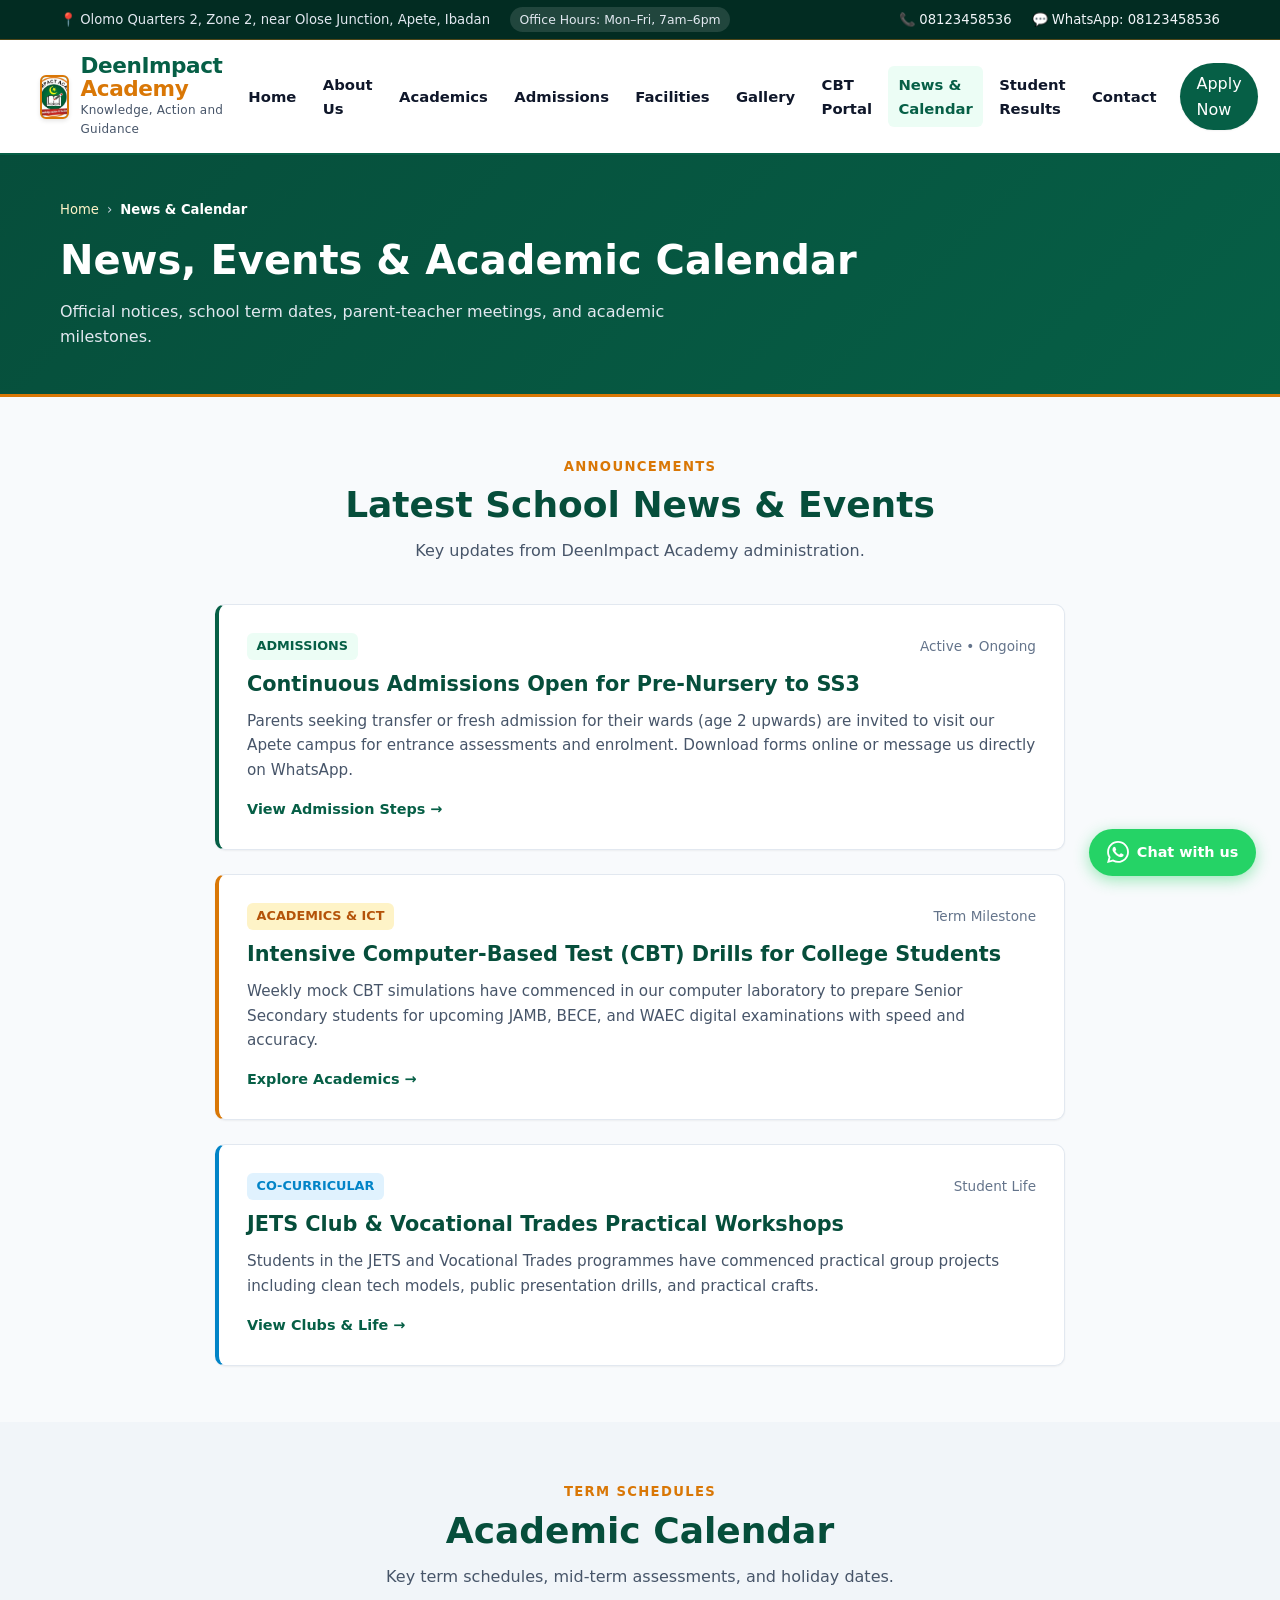
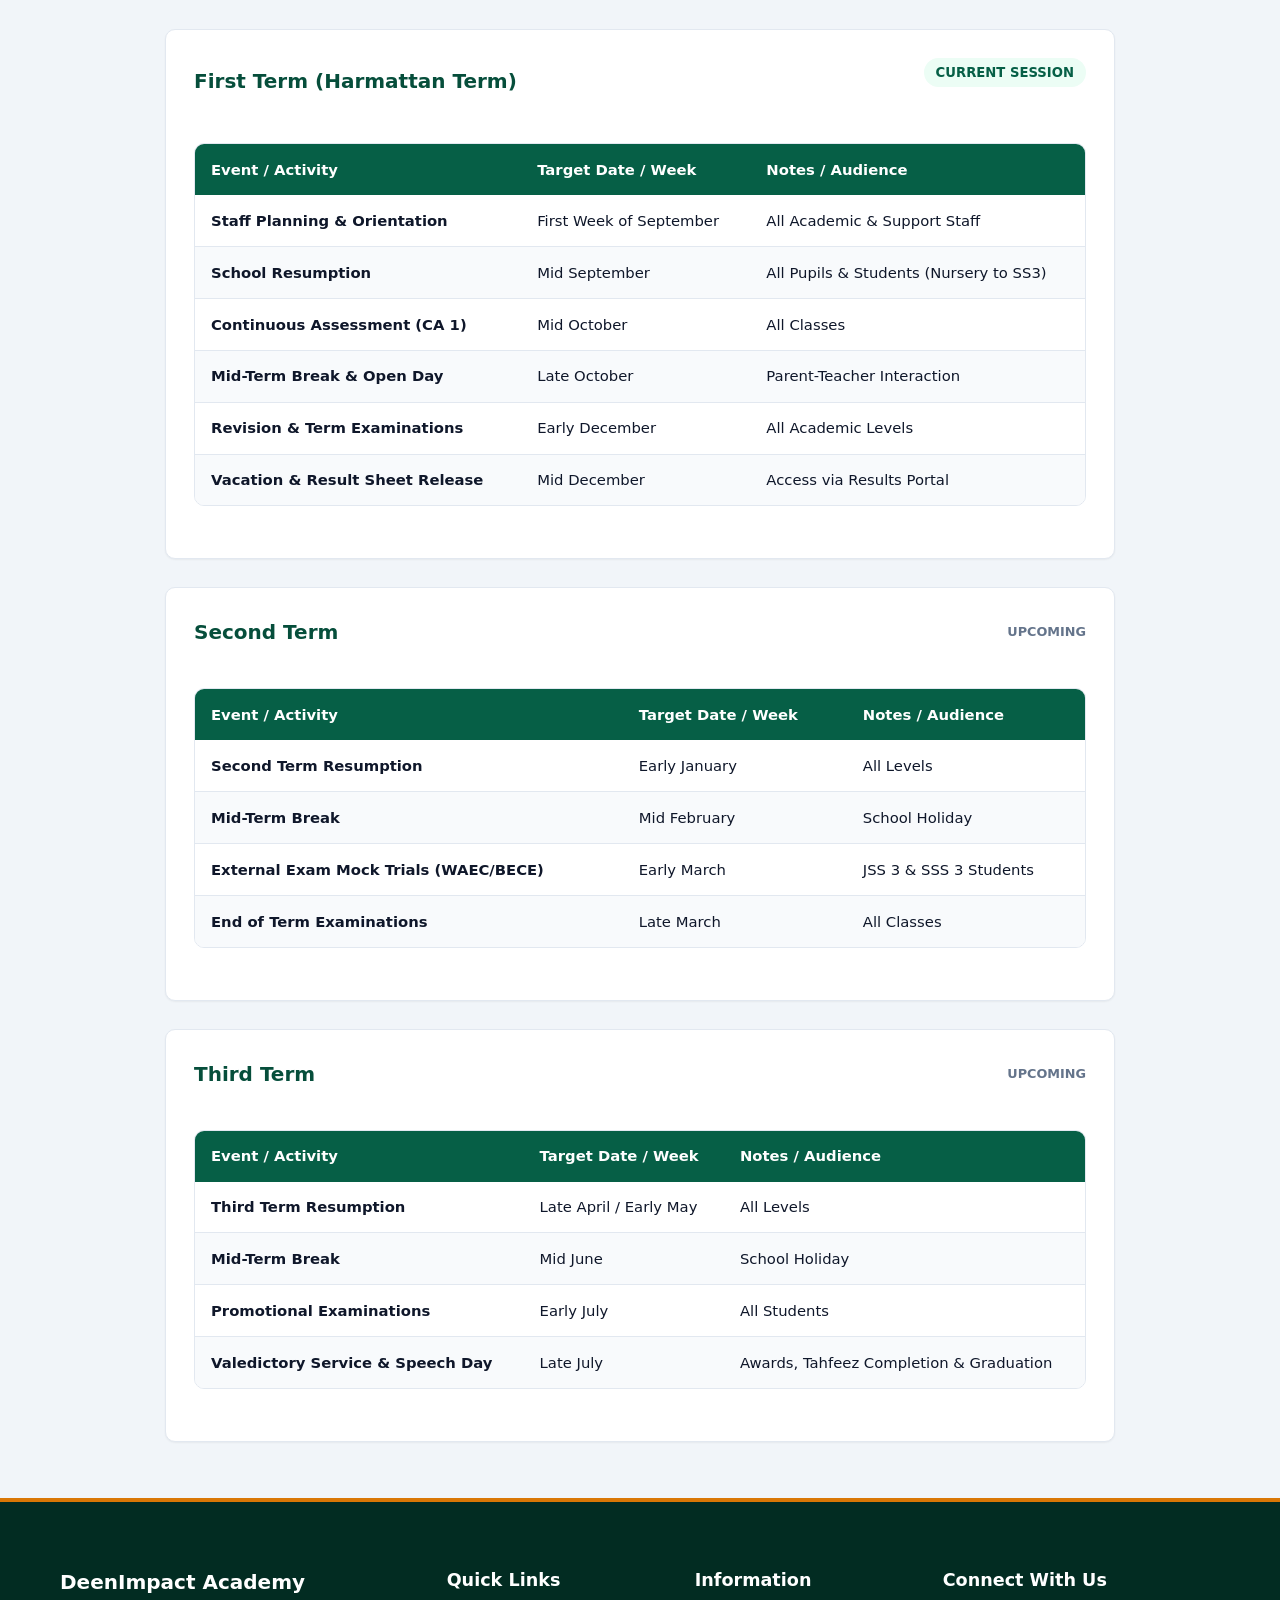
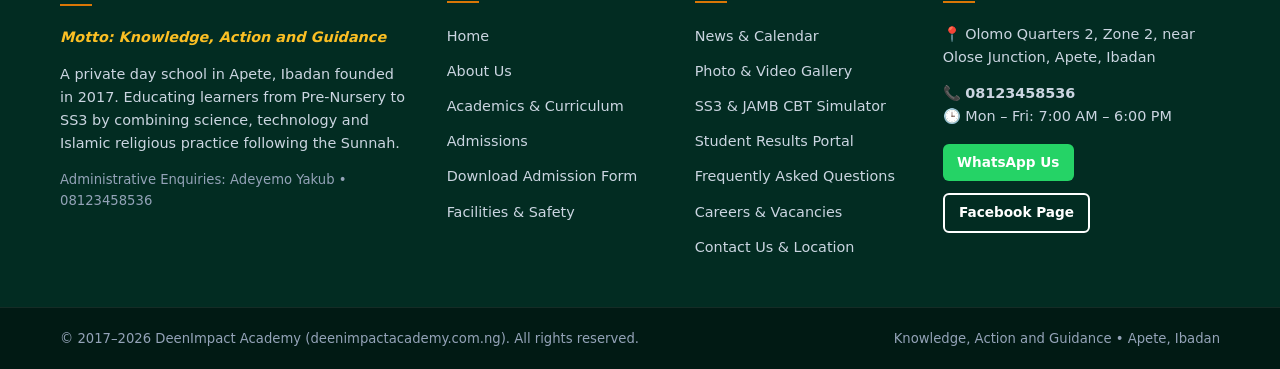
<file: news-events.html>
<!DOCTYPE html>
<html lang="en">
<head>
  <meta charset="UTF-8">
  <meta name="viewport" content="width=device-width, initial-scale=1.0">
  <title>News, Events &amp; Academic Calendar | DeenImpact Academy | Ibadan</title>
  <meta name="description" content="Stay updated with school announcements, upcoming events, and the full academic calendar at DeenImpact Academy in Apete, Ibadan.">
  <link rel="canonical" href="https://deenimpactacademy.com.ng/news-events.html">

  <meta property="og:type" content="website">
  <meta property="og:title" content="News &amp; Academic Calendar | DeenImpact Academy">
  <meta property="og:description" content="Official announcements, event schedules, and term calendar for DeenImpact Academy, Apete, Ibadan.">
  <meta property="og:url" content="https://deenimpactacademy.com.ng/news-events.html">
  <meta property="og:image" content="https://deenimpactacademy.com.ng/images/science-lab.jpg">

  <link rel="stylesheet" href="style.css?v=2">
  <link rel="icon" type="image/svg+xml" href="images/logo.svg">

  <script type="application/ld+json">
  {
    "@context": "https://schema.org",
    "@type": "School",
    "name": "DeenImpact Academy",
    "url": "https://deenimpactacademy.com.ng/news-events.html",
    "telephone": "+2348123458536"
  }
  </script>
</head>
<body>

  <!-- Top Announcement Bar -->
  <aside class="topbar" aria-label="Quick contact details">
    <div class="container">
      <div class="topbar-left">
        <span>📍 Olomo Quarters 2, Zone 2, near Olose Junction, Apete, Ibadan</span>
        <span class="badge-hours">Office Hours: Mon–Fri, 7am–6pm</span>
      </div>
      <div class="topbar-right">
        <a href="tel:08123458536">📞 08123458536</a>
        <a href="https://wa.me/2348123458536" target="_blank" rel="noopener noreferrer">💬 WhatsApp: 08123458536</a>
      </div>
    </div>
  </aside>

  <!-- Site Header -->
  <header class="site-header">
    <div class="container header-inner">
      <a href="index.html" class="brand" aria-label="DeenImpact Academy Home">
        <div class="brand-emblem" aria-hidden="true">
          <img src="images/logo.png" alt="DeenImpact Academy Logo" onerror="this.style.display='none'; this.nextElementSibling.style.display='block';">
          <span style="display:none;">D</span>
        </div>
        <div class="brand-text">
          <span class="brand-title">DeenImpact <span>Academy</span></span>
          <span class="brand-motto">Knowledge, Action and Guidance</span>
        </div>
      </a>

      <!-- Desktop Nav -->
      <nav class="desktop-nav" aria-label="Primary navigation">
        <a href="index.html" class="nav-link">Home</a>
        <a href="about.html" class="nav-link">About Us</a>
        <a href="academics.html" class="nav-link">Academics</a>
        <a href="admissions.html" class="nav-link">Admissions</a>
        <a href="facilities.html" class="nav-link">Facilities</a>
        <a href="gallery.html" class="nav-link">Gallery</a>
        <a href="cbt.html" class="nav-link">CBT Portal</a>
        <a href="news-events.html" class="nav-link active">News &amp; Calendar</a>
        <a href="results.html" class="nav-link">Student Results</a>
        <a href="contact.html" class="nav-link">Contact</a>
        <a href="admissions.html" class="nav-cta">Apply Now</a>
      </nav>

      <!-- Mobile Nav Toggle -->
      <button type="button" class="mobile-nav-toggle" aria-label="Open mobile navigation menu">
        <svg width="24" height="24" viewBox="0 0 24 24" fill="none" stroke="currentColor" stroke-width="2.2" stroke-linecap="round"><line x1="3" y1="12" x2="21" y2="12"></line><line x1="3" y1="6" x2="21" y2="6"></line><line x1="3" y1="18" x2="21" y2="18"></line></svg>
      </button>
    </div>
  </header>

  <!-- Mobile Drawer -->
  <div class="drawer-overlay" aria-hidden="true"></div>
  <aside class="mobile-drawer" aria-label="Mobile navigation menu">
    <div class="mobile-drawer-header">
      <span class="brand-title" style="font-size: 1.15rem;">DeenImpact <span>Academy</span></span>
      <button type="button" class="mobile-close-btn" aria-label="Close navigation menu">&times;</button>
    </div>
    <nav class="mobile-drawer-links">
      <a href="index.html" class="mobile-nav-item">Home</a>
      <a href="about.html" class="mobile-nav-item">About Us</a>
      <a href="academics.html" class="mobile-nav-item">Academics</a>
      <a href="admissions.html" class="mobile-nav-item">Admissions</a>
      <a href="downloads.html" class="mobile-nav-item">Downloads</a>
      <a href="facilities.html" class="mobile-nav-item">Facilities &amp; Student Life</a>
      <a href="gallery.html" class="mobile-nav-item">Gallery</a>
      <a href="cbt.html" class="mobile-nav-item">CBT Practice Portal</a>
      <a href="news-events.html" class="mobile-nav-item active">News &amp; Calendar</a>
      <a href="careers.html" class="mobile-nav-item">Careers</a>
      <a href="faq.html" class="mobile-nav-item">FAQ</a>
      <a href="contact.html" class="mobile-nav-item">Contact</a>
      <a href="results.html" class="mobile-nav-item">Student Results Portal</a>
    </nav>
    <div class="mobile-drawer-footer">
      <div class="drawer-btn-grid">
        <a href="admissions.html" class="btn btn-primary">Apply Now</a>
        <a href="https://wa.me/2348123458536" target="_blank" rel="noopener noreferrer" class="btn btn-whatsapp">
          <svg width="16" height="16" viewBox="0 0 24 24" fill="currentColor" style="margin-right: 5px;"><path d="M.057 24l1.687-6.163c-1.041-1.804-1.588-3.849-1.587-5.946.003-6.556 5.338-11.891 11.893-11.891 3.181.001 6.167 1.24 8.413 3.488 2.245 2.248 3.481 5.236 3.48 8.414-.003 6.557-5.338 11.892-11.893 11.892-1.99-.001-3.951-.5-5.688-1.448l-6.305 1.654zm6.597-3.807c1.676.995 3.276 1.591 5.392 1.592 5.448 0 9.886-4.434 9.889-9.885.002-5.462-4.415-9.89-9.881-9.892-5.452 0-9.887 4.434-9.889 9.884-.001 2.225.651 3.891 1.746 5.634l-.999 3.648 3.742-.981zm11.387-5.464c-.074-.124-.272-.198-.57-.347-.297-.149-1.758-.868-2.031-.967-.272-.099-.47-.149-.669.149-.198.297-.768.967-.941 1.165-.173.198-.347.223-.644.074-.297-.149-1.255-.462-2.39-1.475-.883-.788-1.48-1.761-1.653-2.059-.173-.297-.018-.458.13-.606.134-.133.297-.347.446-.521.151-.172.2-.296.3-.495.099-.198.05-.372-.025-.521-.075-.148-.669-1.611-.916-2.206-.242-.579-.487-.501-.669-.51l-.57-.01c-.198 0-.52.074-.792.372s-1.04 1.016-1.04 2.479 1.065 2.876 1.213 3.074c.149.198 2.095 3.2 5.076 4.487.709.306 1.263.489 1.694.626.712.226 1.36.194 1.872.118.571-.085 1.758-.719 2.006-1.413.248-.695.248-1.29.173-1.414z"/></svg>
          WhatsApp
        </a>
      </div>
    </div>
  </aside>

  <!-- Page Header -->
  <header class="page-header">
    <div class="container page-header-inner">
      <nav class="breadcrumbs" aria-label="Breadcrumb">
        <a href="index.html">Home</a>
        <span>&rsaquo;</span>
        <span class="current">News &amp; Calendar</span>
      </nav>
      <h1>News, Events &amp; Academic Calendar</h1>
      <p>Official notices, school term dates, parent-teacher meetings, and academic milestones.</p>
    </div>
  </header>

  <main>
    <!-- School News & Announcements -->
    <section class="section">
      <div class="container">
        <div class="section-header">
          <span class="section-tag">Announcements</span>
          <h2 class="section-title">Latest School News &amp; Events</h2>
          <p class="section-desc">Key updates from DeenImpact Academy administration.</p>
        </div>

        <div style="display: flex; flex-direction: column; gap: 1.5rem; max-width: 850px; margin: 0 auto;">
          <!-- EDITABLE NEWS ITEM 1 -->
          <article class="card" style="border-left: 4px solid var(--color-primary);">
            <div style="display: flex; justify-content: space-between; align-items: center; margin-bottom: 0.5rem; flex-wrap: wrap; gap: 0.5rem;">
              <span style="background: var(--color-primary-light); color: var(--color-primary); font-weight: 700; font-size: 0.8rem; padding: 0.2rem 0.6rem; border-radius: var(--radius-sm);">
                ADMISSIONS
              </span>
              <time datetime="2026-10-01" style="font-size: 0.85rem; color: var(--color-text-light);">Active &bull; Ongoing</time>
            </div>
            <h3 style="color: var(--color-primary-dark); font-size: 1.3rem; margin-bottom: 0.5rem;">
              Continuous Admissions Open for Pre-Nursery to SS3
            </h3>
            <p style="color: var(--color-text-muted); font-size: 0.95rem; line-height: 1.6; margin-bottom: 1rem;">
              Parents seeking transfer or fresh admission for their wards (age 2 upwards) are invited to visit our Apete campus for entrance assessments and enrolment. Download forms online or message us directly on WhatsApp.
            </p>
            <div style="display: flex; gap: 0.75rem;">
              <a href="admissions.html" style="font-weight: 700; font-size: 0.9rem;">View Admission Steps &rarr;</a>
            </div>
          </article>

          <!-- EDITABLE NEWS ITEM 2 -->
          <article class="card" style="border-left: 4px solid var(--color-gold);">
            <div style="display: flex; justify-content: space-between; align-items: center; margin-bottom: 0.5rem; flex-wrap: wrap; gap: 0.5rem;">
              <span style="background: var(--color-gold-light); color: var(--color-gold-dark); font-weight: 700; font-size: 0.8rem; padding: 0.2rem 0.6rem; border-radius: var(--radius-sm);">
                ACADEMICS &amp; ICT
              </span>
              <time datetime="2026-09-15" style="font-size: 0.85rem; color: var(--color-text-light);">Term Milestone</time>
            </div>
            <h3 style="color: var(--color-primary-dark); font-size: 1.3rem; margin-bottom: 0.5rem;">
              Intensive Computer-Based Test (CBT) Drills for College Students
            </h3>
            <p style="color: var(--color-text-muted); font-size: 0.95rem; line-height: 1.6; margin-bottom: 1rem;">
              Weekly mock CBT simulations have commenced in our computer laboratory to prepare Senior Secondary students for upcoming JAMB, BECE, and WAEC digital examinations with speed and accuracy.
            </p>
            <div style="display: flex; gap: 0.75rem;">
              <a href="academics.html" style="font-weight: 700; font-size: 0.9rem;">Explore Academics &rarr;</a>
            </div>
          </article>

          <!-- EDITABLE NEWS ITEM 3 -->
          <article class="card" style="border-left: 4px solid #0284c7;">
            <div style="display: flex; justify-content: space-between; align-items: center; margin-bottom: 0.5rem; flex-wrap: wrap; gap: 0.5rem;">
              <span style="background: #e0f2fe; color: #0284c7; font-weight: 700; font-size: 0.8rem; padding: 0.2rem 0.6rem; border-radius: var(--radius-sm);">
                CO-CURRICULAR
              </span>
              <time datetime="2026-09-01" style="font-size: 0.85rem; color: var(--color-text-light);">Student Life</time>
            </div>
            <h3 style="color: var(--color-primary-dark); font-size: 1.3rem; margin-bottom: 0.5rem;">
              JETS Club &amp; Vocational Trades Practical Workshops
            </h3>
            <p style="color: var(--color-text-muted); font-size: 0.95rem; line-height: 1.6; margin-bottom: 1rem;">
              Students in the JETS and Vocational Trades programmes have commenced practical group projects including clean tech models, public presentation drills, and practical crafts.
            </p>
            <div style="display: flex; gap: 0.75rem;">
              <a href="facilities.html" style="font-weight: 700; font-size: 0.9rem;">View Clubs &amp; Life &rarr;</a>
            </div>
          </article>
        </div>
      </div>
    </section>

    <!-- Academic Calendar Breakdown -->
    <section class="section section-alt">
      <div class="container">
        <div class="section-header">
          <span class="section-tag">Term Schedules</span>
          <h2 class="section-title">Academic Calendar</h2>
          <p class="section-desc">Key term schedules, mid-term assessments, and holiday dates.</p>
        </div>

        <div style="max-width: 950px; margin: 0 auto;">
          <!-- First Term -->
          <div class="card" style="margin-bottom: 1.75rem;">
            <div style="display: flex; justify-content: space-between; align-items: center; margin-bottom: 1rem; flex-wrap: wrap; gap: 0.5rem;">
              <h3 style="color: var(--color-primary-dark); font-size: 1.25rem;">First Term (Harmattan Term)</h3>
              <span class="portal-badge">CURRENT SESSION</span>
            </div>
            <div class="table-responsive">
              <table class="table-custom">
                <thead>
                  <tr>
                    <th>Event / Activity</th>
                    <th>Target Date / Week</th>
                    <th>Notes / Audience</th>
                  </tr>
                </thead>
                <tbody>
                  <tr>
                    <td><strong>Staff Planning &amp; Orientation</strong></td>
                    <td>First Week of September</td>
                    <td>All Academic &amp; Support Staff</td>
                  </tr>
                  <tr>
                    <td><strong>School Resumption</strong></td>
                    <td>Mid September</td>
                    <td>All Pupils &amp; Students (Nursery to SS3)</td>
                  </tr>
                  <tr>
                    <td><strong>Continuous Assessment (CA 1)</strong></td>
                    <td>Mid October</td>
                    <td>All Classes</td>
                  </tr>
                  <tr>
                    <td><strong>Mid-Term Break &amp; Open Day</strong></td>
                    <td>Late October</td>
                    <td>Parent-Teacher Interaction</td>
                  </tr>
                  <tr>
                    <td><strong>Revision &amp; Term Examinations</strong></td>
                    <td>Early December</td>
                    <td>All Academic Levels</td>
                  </tr>
                  <tr>
                    <td><strong>Vacation &amp; Result Sheet Release</strong></td>
                    <td>Mid December</td>
                    <td>Access via Results Portal</td>
                  </tr>
                </tbody>
              </table>
            </div>
          </div>

          <!-- Second Term -->
          <div class="card" style="margin-bottom: 1.75rem;">
            <div style="display: flex; justify-content: space-between; align-items: center; margin-bottom: 1rem; flex-wrap: wrap; gap: 0.5rem;">
              <h3 style="color: var(--color-primary-dark); font-size: 1.25rem;">Second Term</h3>
              <span style="font-size: 0.8rem; color: var(--color-text-light); font-weight: 600;">UPCOMING</span>
            </div>
            <div class="table-responsive">
              <table class="table-custom">
                <thead>
                  <tr>
                    <th>Event / Activity</th>
                    <th>Target Date / Week</th>
                    <th>Notes / Audience</th>
                  </tr>
                </thead>
                <tbody>
                  <tr>
                    <td><strong>Second Term Resumption</strong></td>
                    <td>Early January</td>
                    <td>All Levels</td>
                  </tr>
                  <tr>
                    <td><strong>Mid-Term Break</strong></td>
                    <td>Mid February</td>
                    <td>School Holiday</td>
                  </tr>
                  <tr>
                    <td><strong>External Exam Mock Trials (WAEC/BECE)</strong></td>
                    <td>Early March</td>
                    <td>JSS 3 &amp; SSS 3 Students</td>
                  </tr>
                  <tr>
                    <td><strong>End of Term Examinations</strong></td>
                    <td>Late March</td>
                    <td>All Classes</td>
                  </tr>
                </tbody>
              </table>
            </div>
          </div>

          <!-- Third Term -->
          <div class="card">
            <div style="display: flex; justify-content: space-between; align-items: center; margin-bottom: 1rem; flex-wrap: wrap; gap: 0.5rem;">
              <h3 style="color: var(--color-primary-dark); font-size: 1.25rem;">Third Term</h3>
              <span style="font-size: 0.8rem; color: var(--color-text-light); font-weight: 600;">UPCOMING</span>
            </div>
            <div class="table-responsive">
              <table class="table-custom">
                <thead>
                  <tr>
                    <th>Event / Activity</th>
                    <th>Target Date / Week</th>
                    <th>Notes / Audience</th>
                  </tr>
                </thead>
                <tbody>
                  <tr>
                    <td><strong>Third Term Resumption</strong></td>
                    <td>Late April / Early May</td>
                    <td>All Levels</td>
                  </tr>
                  <tr>
                    <td><strong>Mid-Term Break</strong></td>
                    <td>Mid June</td>
                    <td>School Holiday</td>
                  </tr>
                  <tr>
                    <td><strong>Promotional Examinations</strong></td>
                    <td>Early July</td>
                    <td>All Students</td>
                  </tr>
                  <tr>
                    <td><strong>Valedictory Service &amp; Speech Day</strong></td>
                    <td>Late July</td>
                    <td>Awards, Tahfeez Completion &amp; Graduation</td>
                  </tr>
                </tbody>
              </table>
            </div>
          </div>
        </div>
      </div>
    </section>
  </main>

  <!-- Shared Site Footer -->
  <footer class="site-footer">
    <div class="footer-top">
      <div class="container">
        <div class="footer-grid">
          <div class="footer-col">
            <h4 style="font-size: 1.25rem;">DeenImpact Academy</h4>
            <p style="font-style: italic; color: #fbbf24; font-weight: 600;">Motto: Knowledge, Action and Guidance</p>
            <p>A private day school in Apete, Ibadan founded in 2017. Educating learners from Pre-Nursery to SS3 by combining science, technology and Islamic religious practice following the Sunnah.</p>
            <p style="font-size: 0.825rem; color: #94a3b8;">Administrative Enquiries: Adeyemo Yakub &bull; 08123458536</p>
          </div>
          <div class="footer-col">
            <h4>Quick Links</h4>
            <ul class="footer-links">
              <li><a href="index.html">Home</a></li>
              <li><a href="about.html">About Us</a></li>
              <li><a href="academics.html">Academics &amp; Curriculum</a></li>
              <li><a href="admissions.html">Admissions</a></li>
              <li><a href="downloads.html">Download Admission Form</a></li>
              <li><a href="facilities.html">Facilities &amp; Safety</a></li>
            </ul>
          </div>
          <div class="footer-col">
            <h4>Information</h4>
            <ul class="footer-links">
              <li><a href="news-events.html">News &amp; Calendar</a></li>
              <li><a href="gallery.html">Photo &amp; Video Gallery</a></li>
              <li><a href="cbt.html">SS3 &amp; JAMB CBT Simulator</a></li>
              <li><a href="results.html">Student Results Portal</a></li>
              <li><a href="faq.html">Frequently Asked Questions</a></li>
              <li><a href="careers.html">Careers &amp; Vacancies</a></li>
              <li><a href="contact.html">Contact Us &amp; Location</a></li>
            </ul>
          </div>
          <div class="footer-col">
            <h4>Connect With Us</h4>
            <p>📍 Olomo Quarters 2, Zone 2, near Olose Junction, Apete, Ibadan</p>
            <p>📞 <strong>08123458536</strong><br>🕒 Mon – Fri: 7:00 AM – 6:00 PM</p>
            <div style="margin-top: 1rem; display: flex; gap: 0.75rem; flex-wrap: wrap;">
              <a href="https://wa.me/2348123458536" target="_blank" rel="noopener noreferrer" class="btn btn-whatsapp" style="padding: 0.45rem 0.9rem; font-size: 0.85rem;">WhatsApp Us</a>
              <a href="https://www.facebook.com/share/1CiEcBdXnN/" target="_blank" rel="noopener noreferrer" class="btn btn-outline-white" style="padding: 0.45rem 0.9rem; font-size: 0.85rem;">Facebook Page</a>
            </div>
          </div>
        </div>
      </div>
    </div>
    <div class="footer-bottom">
      <div class="container">
        <div>&copy; 2017–2026 DeenImpact Academy (deenimpactacademy.com.ng). All rights reserved.</div>
        <div>Knowledge, Action and Guidance &bull; Apete, Ibadan</div>
      </div>
    </div>
  </footer>

  <a href="https://wa.me/2348123458536" target="_blank" rel="noopener noreferrer" class="floating-whatsapp" aria-label="Chat with DeenImpact Academy on WhatsApp">
    <svg viewBox="0 0 24 24"><path d="M.057 24l1.687-6.163c-1.041-1.804-1.588-3.849-1.587-5.946.003-6.556 5.338-11.891 11.893-11.891 3.181.001 6.167 1.24 8.413 3.488 2.245 2.248 3.481 5.236 3.48 8.414-.003 6.557-5.338 11.892-11.893 11.892-1.99-.001-3.951-.5-5.688-1.448l-6.305 1.654zm6.597-3.807c1.676.995 3.276 1.591 5.392 1.592 5.448 0 9.886-4.434 9.889-9.885.002-5.462-4.415-9.89-9.881-9.892-5.452 0-9.887 4.434-9.889 9.884-.001 2.225.651 3.891 1.746 5.634l-.999 3.648 3.742-.981zm11.387-5.464c-.074-.124-.272-.198-.57-.347-.297-.149-1.758-.868-2.031-.967-.272-.099-.47-.149-.669.149-.198.297-.768.967-.941 1.165-.173.198-.347.223-.644.074-.297-.149-1.255-.462-2.39-1.475-.883-.788-1.48-1.761-1.653-2.059-.173-.297-.018-.458.13-.606.134-.133.297-.347.446-.521.151-.172.2-.296.3-.495.099-.198.05-.372-.025-.521-.075-.148-.669-1.611-.916-2.206-.242-.579-.487-.501-.669-.51l-.57-.01c-.198 0-.52.074-.792.372s-1.04 1.016-1.04 2.479 1.065 2.876 1.213 3.074c.149.198 2.095 3.2 5.076 4.487.709.306 1.263.489 1.694.626.712.226 1.36.194 1.872.118.571-.085 1.758-.719 2.006-1.413.248-.695.248-1.29.173-1.414z"/></svg>
    <span>Chat with us</span>
  </a>

  <script src="script.js"></script>
</body>
</html>
</file>
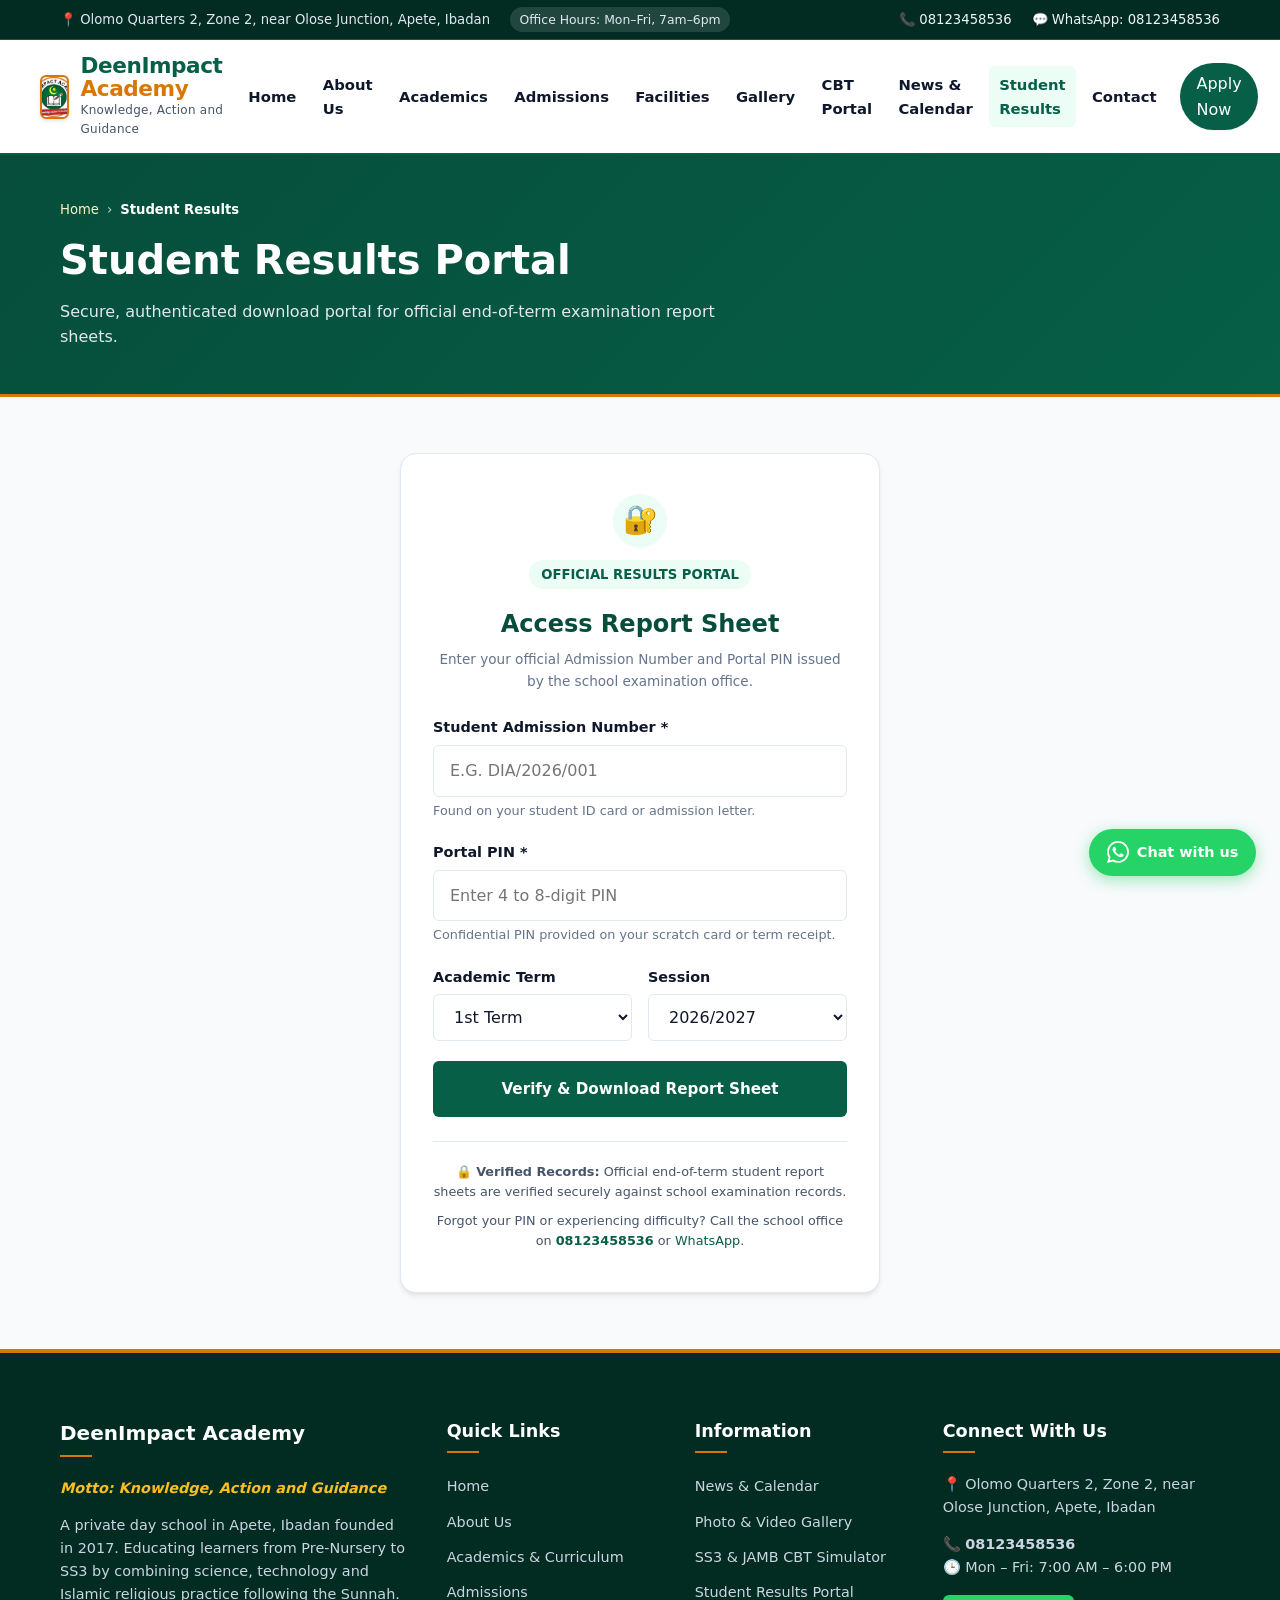
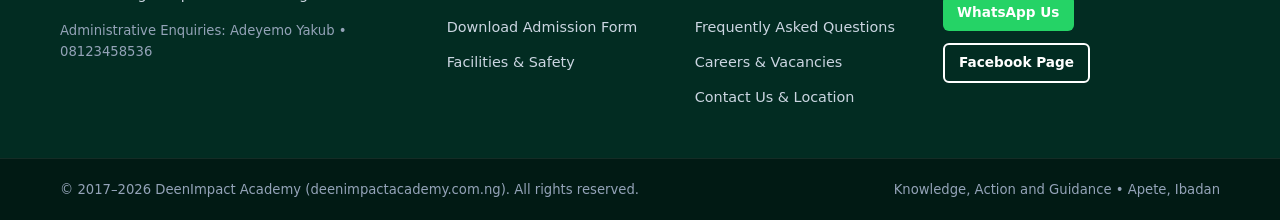
<file: results.html>
<!DOCTYPE html>
<html lang="en">
<head>
  <meta charset="UTF-8">
  <meta name="viewport" content="width=device-width, initial-scale=1.0">
  <title>Student Results Portal | DeenImpact Academy | Ibadan</title>
  <meta name="description" content="Secure online examination report card portal for DeenImpact Academy students in Apete, Ibadan. Enter your Admission Number and PIN to access term results.">
  <link rel="canonical" href="https://deenimpactacademy.com.ng/results.html">

  <meta property="og:type" content="website">
  <meta property="og:title" content="Student Results Portal | DeenImpact Academy">
  <meta property="og:description" content="Secure portal to view and download official examination report sheets for DeenImpact Academy students.">
  <meta property="og:url" content="https://deenimpactacademy.com.ng/results.html">
  <meta property="og:image" content="https://deenimpactacademy.com.ng/images/science-lab.jpg">

  <link rel="stylesheet" href="style.css?v=2">
  <link rel="icon" type="image/svg+xml" href="images/logo.svg">

  <script type="application/ld+json">
  {
    "@context": "https://schema.org",
    "@type": "School",
    "name": "DeenImpact Academy",
    "url": "https://deenimpactacademy.com.ng/results.html",
    "telephone": "+2348123458536"
  }
  </script>
</head>
<body>

  <!-- Top Announcement Bar -->
  <aside class="topbar" aria-label="Quick contact details">
    <div class="container">
      <div class="topbar-left">
        <span>📍 Olomo Quarters 2, Zone 2, near Olose Junction, Apete, Ibadan</span>
        <span class="badge-hours">Office Hours: Mon–Fri, 7am–6pm</span>
      </div>
      <div class="topbar-right">
        <a href="tel:08123458536">📞 08123458536</a>
        <a href="https://wa.me/2348123458536" target="_blank" rel="noopener noreferrer">💬 WhatsApp: 08123458536</a>
      </div>
    </div>
  </aside>

  <!-- Site Header -->
  <header class="site-header">
    <div class="container header-inner">
      <a href="index.html" class="brand" aria-label="DeenImpact Academy Home">
        <div class="brand-emblem" aria-hidden="true">
          <img src="images/logo.png" alt="DeenImpact Academy Logo" onerror="this.style.display='none'; this.nextElementSibling.style.display='block';">
          <span style="display:none;">D</span>
        </div>
        <div class="brand-text">
          <span class="brand-title">DeenImpact <span>Academy</span></span>
          <span class="brand-motto">Knowledge, Action and Guidance</span>
        </div>
      </a>

      <!-- Desktop Nav -->
      <nav class="desktop-nav" aria-label="Primary navigation">
        <a href="index.html" class="nav-link">Home</a>
        <a href="about.html" class="nav-link">About Us</a>
        <a href="academics.html" class="nav-link">Academics</a>
        <a href="admissions.html" class="nav-link">Admissions</a>
        <a href="facilities.html" class="nav-link">Facilities</a>
        <a href="gallery.html" class="nav-link">Gallery</a>
        <a href="cbt.html" class="nav-link">CBT Portal</a>
        <a href="news-events.html" class="nav-link">News &amp; Calendar</a>
        <a href="results.html" class="nav-link active">Student Results</a>
        <a href="contact.html" class="nav-link">Contact</a>
        <a href="admissions.html" class="nav-cta">Apply Now</a>
      </nav>

      <!-- Mobile Nav Toggle -->
      <button type="button" class="mobile-nav-toggle" aria-label="Open mobile navigation menu">
        <svg width="24" height="24" viewBox="0 0 24 24" fill="none" stroke="currentColor" stroke-width="2.2" stroke-linecap="round"><line x1="3" y1="12" x2="21" y2="12"></line><line x1="3" y1="6" x2="21" y2="6"></line><line x1="3" y1="18" x2="21" y2="18"></line></svg>
      </button>
    </div>
  </header>

  <!-- Mobile Drawer -->
  <div class="drawer-overlay" aria-hidden="true"></div>
  <aside class="mobile-drawer" aria-label="Mobile navigation menu">
    <div class="mobile-drawer-header">
      <span class="brand-title" style="font-size: 1.15rem;">DeenImpact <span>Academy</span></span>
      <button type="button" class="mobile-close-btn" aria-label="Close navigation menu">&times;</button>
    </div>
    <nav class="mobile-drawer-links">
      <a href="index.html" class="mobile-nav-item">Home</a>
      <a href="about.html" class="mobile-nav-item">About Us</a>
      <a href="academics.html" class="mobile-nav-item">Academics</a>
      <a href="admissions.html" class="mobile-nav-item">Admissions</a>
      <a href="downloads.html" class="mobile-nav-item">Downloads</a>
      <a href="facilities.html" class="mobile-nav-item">Facilities &amp; Student Life</a>
      <a href="gallery.html" class="mobile-nav-item">Gallery</a>
      <a href="cbt.html" class="mobile-nav-item">CBT Practice Portal</a>
      <a href="news-events.html" class="mobile-nav-item">News &amp; Calendar</a>
      <a href="careers.html" class="mobile-nav-item">Careers</a>
      <a href="faq.html" class="mobile-nav-item">FAQ</a>
      <a href="contact.html" class="mobile-nav-item">Contact</a>
      <a href="results.html" class="mobile-nav-item active">Student Results Portal</a>
    </nav>
    <div class="mobile-drawer-footer">
      <div class="drawer-btn-grid">
        <a href="admissions.html" class="btn btn-primary">Apply Now</a>
        <a href="https://wa.me/2348123458536" target="_blank" rel="noopener noreferrer" class="btn btn-whatsapp">
          <svg width="16" height="16" viewBox="0 0 24 24" fill="currentColor" style="margin-right: 5px;"><path d="M.057 24l1.687-6.163c-1.041-1.804-1.588-3.849-1.587-5.946.003-6.556 5.338-11.891 11.893-11.891 3.181.001 6.167 1.24 8.413 3.488 2.245 2.248 3.481 5.236 3.48 8.414-.003 6.557-5.338 11.892-11.893 11.892-1.99-.001-3.951-.5-5.688-1.448l-6.305 1.654zm6.597-3.807c1.676.995 3.276 1.591 5.392 1.592 5.448 0 9.886-4.434 9.889-9.885.002-5.462-4.415-9.89-9.881-9.892-5.452 0-9.887 4.434-9.889 9.884-.001 2.225.651 3.891 1.746 5.634l-.999 3.648 3.742-.981zm11.387-5.464c-.074-.124-.272-.198-.57-.347-.297-.149-1.758-.868-2.031-.967-.272-.099-.47-.149-.669.149-.198.297-.768.967-.941 1.165-.173.198-.347.223-.644.074-.297-.149-1.255-.462-2.39-1.475-.883-.788-1.48-1.761-1.653-2.059-.173-.297-.018-.458.13-.606.134-.133.297-.347.446-.521.151-.172.2-.296.3-.495.099-.198.05-.372-.025-.521-.075-.148-.669-1.611-.916-2.206-.242-.579-.487-.501-.669-.51l-.57-.01c-.198 0-.52.074-.792.372s-1.04 1.016-1.04 2.479 1.065 2.876 1.213 3.074c.149.198 2.095 3.2 5.076 4.487.709.306 1.263.489 1.694.626.712.226 1.36.194 1.872.118.571-.085 1.758-.719 2.006-1.413.248-.695.248-1.29.173-1.414z"/></svg>
          WhatsApp
        </a>
      </div>
    </div>
  </aside>

  <!-- Page Header -->
  <header class="page-header">
    <div class="container page-header-inner">
      <nav class="breadcrumbs" aria-label="Breadcrumb">
        <a href="index.html">Home</a>
        <span>&rsaquo;</span>
        <span class="current">Student Results</span>
      </nav>
      <h1>Student Results Portal</h1>
      <p>Secure, authenticated download portal for official end-of-term examination report sheets.</p>
    </div>
  </header>

  <main>
    <section class="section">
      <div class="container">
        <!-- Portal Login Box -->
        <div class="portal-box">
          <div style="text-align: center; margin-bottom: 1.5rem;">
            <div style="width: 54px; height: 54px; border-radius: 50%; background: var(--color-primary-light); color: var(--color-primary); font-size: 1.75rem; display: flex; align-items: center; justify-content: center; margin: 0 auto 0.75rem;" aria-hidden="true">
              🔐
            </div>
            <span class="portal-badge">OFFICIAL RESULTS PORTAL</span>
            <h2 style="font-size: 1.5rem; color: var(--color-primary-dark); margin-bottom: 0.35rem;">
              Access Report Sheet
            </h2>
            <p style="font-size: 0.85rem; color: var(--color-text-light);">
              Enter your official Admission Number and Portal PIN issued by the school examination office.
            </p>
          </div>

          <!-- Alert Notification Box -->
          <div id="resultsAlert" style="display: none;" role="alert"></div>

          <!-- Success Result Download Box -->
          <div id="resultsSuccessBox" style="display: none; background: #f0fdf4; border: 1px solid #86efac; border-radius: var(--radius-md); padding: 1.5rem; text-align: center; margin-bottom: 1.25rem;">
            <div style="font-size: 2.25rem; margin-bottom: 0.5rem;" aria-hidden="true">📋</div>
            <div style="font-size: 0.8rem; font-weight: 700; color: #15803d; text-transform: uppercase; letter-spacing: 0.5px; margin-bottom: 0.35rem;">Official Record Found</div>
            <h3 style="color: #166534; font-size: 1.3rem; margin-bottom: 0.75rem;" id="resStudentName">Student Name</h3>
            <div style="background: #ffffff; border: 1px solid #dcfce7; border-radius: var(--radius-sm); padding: 0.75rem 1rem; font-size: 0.875rem; color: #374151; margin-bottom: 1.25rem; line-height: 1.7; text-align: left;">
              <div><strong>Admission No:</strong> <span id="resAdmissionNo" style="font-family: monospace; font-weight: 700;"></span></div>
              <div><strong>Class:</strong> <span id="resClass"></span></div>
              <div><strong>Term &amp; Session:</strong> <span id="resTermSession"></span></div>
            </div>
            <a id="resDownloadBtn" href="#" target="_blank" rel="noopener noreferrer" class="btn btn-gold btn-block" style="display: block; margin-bottom: 0.75rem; text-decoration: none; padding: 0.85rem;">
              📥 Download / View Report Sheet (PDF)
            </a>
            <div style="display: flex; gap: 0.5rem; flex-wrap: wrap;">
              <a id="resHelpBtn" href="https://wa.me/2348123458536" target="_blank" rel="noopener noreferrer" class="btn btn-whatsapp" style="flex: 1; min-width: 140px; font-size: 0.85rem; padding: 0.6rem 0.75rem;">
                💬 WhatsApp Office
              </a>
              <button type="button" id="resResetBtn" class="btn btn-outline" style="flex: 1; min-width: 140px; font-size: 0.85rem; padding: 0.6rem 0.75rem; background: #ffffff;">
                Check Another Result
              </button>
            </div>
          </div>

          <form id="resultsLoginForm">
            <div class="form-group">
              <label for="admissionNumber" class="form-label">Student Admission Number *</label>
              <input
                type="text"
                id="admissionNumber"
                class="form-control"
                placeholder="e.g. DIA/2026/001"
                required
                autocomplete="off"
                spellcheck="false"
                style="text-transform: uppercase;">
              <p class="form-helper">Found on your student ID card or admission letter.</p>
            </div>

            <div class="form-group">
              <label for="studentPin" class="form-label">Portal PIN *</label>
              <input
                type="password"
                id="studentPin"
                class="form-control"
                placeholder="Enter 4 to 8-digit PIN"
                maxlength="8"
                required>
              <p class="form-helper">Confidential PIN provided on your scratch card or term receipt.</p>
            </div>

            <div class="grid grid-2" style="gap: 1rem; margin-bottom: 1.25rem;">
              <div>
                <label for="academicTerm" class="form-label">Academic Term</label>
                <select id="academicTerm" class="form-control">
                  <option value="TERM1" selected>1st Term</option>
                  <option value="TERM2">2nd Term</option>
                  <option value="TERM3">3rd Term</option>
                </select>
              </div>

              <div>
                <label for="academicSession" class="form-label">Session</label>
                <select id="academicSession" class="form-control">
                  <option value="2026-2027" selected>2026/2027</option>
                  <option value="2025-2026">2025/2026</option>
                  <option value="2024-2025">2024/2025</option>
                </select>
              </div>
            </div>

            <button type="submit" id="resultsSubmitBtn" class="btn btn-primary btn-block" style="padding: 0.85rem;">
              Verify &amp; Download Report Sheet
            </button>
          </form>

          <div style="margin-top: 1.5rem; padding-top: 1.25rem; border-top: 1px solid var(--color-border); font-size: 0.8rem; color: var(--color-text-muted); text-align: center;">
            <p style="margin-bottom: 0.5rem;">
              🔒 <strong>Verified Records:</strong> Official end-of-term student report sheets are verified securely against school examination records.
            </p>
            <p>
              Forgot your PIN or experiencing difficulty? Call the school office on <a href="tel:08123458536" style="font-weight: 700;">08123458536</a> or <a href="https://wa.me/2348123458536" target="_blank" rel="noopener noreferrer">WhatsApp</a>.
            </p>
          </div>
        </div>
      </div>
    </section>
  </main>

  <!-- Shared Site Footer -->
  <footer class="site-footer">
    <div class="footer-top">
      <div class="container">
        <div class="footer-grid">
          <div class="footer-col">
            <h4 style="font-size: 1.25rem;">DeenImpact Academy</h4>
            <p style="font-style: italic; color: #fbbf24; font-weight: 600;">Motto: Knowledge, Action and Guidance</p>
            <p>A private day school in Apete, Ibadan founded in 2017. Educating learners from Pre-Nursery to SS3 by combining science, technology and Islamic religious practice following the Sunnah.</p>
            <p style="font-size: 0.825rem; color: #94a3b8;">Administrative Enquiries: Adeyemo Yakub &bull; 08123458536</p>
          </div>
          <div class="footer-col">
            <h4>Quick Links</h4>
            <ul class="footer-links">
              <li><a href="index.html">Home</a></li>
              <li><a href="about.html">About Us</a></li>
              <li><a href="academics.html">Academics &amp; Curriculum</a></li>
              <li><a href="admissions.html">Admissions</a></li>
              <li><a href="downloads.html">Download Admission Form</a></li>
              <li><a href="facilities.html">Facilities &amp; Safety</a></li>
            </ul>
          </div>
          <div class="footer-col">
            <h4>Information</h4>
            <ul class="footer-links">
              <li><a href="news-events.html">News &amp; Calendar</a></li>
              <li><a href="gallery.html">Photo &amp; Video Gallery</a></li>
              <li><a href="cbt.html">SS3 &amp; JAMB CBT Simulator</a></li>
              <li><a href="results.html">Student Results Portal</a></li>
              <li><a href="faq.html">Frequently Asked Questions</a></li>
              <li><a href="careers.html">Careers &amp; Vacancies</a></li>
              <li><a href="contact.html">Contact Us &amp; Location</a></li>
            </ul>
          </div>
          <div class="footer-col">
            <h4>Connect With Us</h4>
            <p>📍 Olomo Quarters 2, Zone 2, near Olose Junction, Apete, Ibadan</p>
            <p>📞 <strong>08123458536</strong><br>🕒 Mon – Fri: 7:00 AM – 6:00 PM</p>
            <div style="margin-top: 1rem; display: flex; gap: 0.75rem; flex-wrap: wrap;">
              <a href="https://wa.me/2348123458536" target="_blank" rel="noopener noreferrer" class="btn btn-whatsapp" style="padding: 0.45rem 0.9rem; font-size: 0.85rem;">WhatsApp Us</a>
              <a href="https://www.facebook.com/share/1CiEcBdXnN/" target="_blank" rel="noopener noreferrer" class="btn btn-outline-white" style="padding: 0.45rem 0.9rem; font-size: 0.85rem;">Facebook Page</a>
            </div>
          </div>
        </div>
      </div>
    </div>
    <div class="footer-bottom">
      <div class="container">
        <div>&copy; 2017–2026 DeenImpact Academy (deenimpactacademy.com.ng). All rights reserved.</div>
        <div>Knowledge, Action and Guidance &bull; Apete, Ibadan</div>
      </div>
    </div>
  </footer>

  <a href="https://wa.me/2348123458536" target="_blank" rel="noopener noreferrer" class="floating-whatsapp" aria-label="Chat with DeenImpact Academy on WhatsApp">
    <svg viewBox="0 0 24 24"><path d="M.057 24l1.687-6.163c-1.041-1.804-1.588-3.849-1.587-5.946.003-6.556 5.338-11.891 11.893-11.891 3.181.001 6.167 1.24 8.413 3.488 2.245 2.248 3.481 5.236 3.48 8.414-.003 6.557-5.338 11.892-11.893 11.892-1.99-.001-3.951-.5-5.688-1.448l-6.305 1.654zm6.597-3.807c1.676.995 3.276 1.591 5.392 1.592 5.448 0 9.886-4.434 9.889-9.885.002-5.462-4.415-9.89-9.881-9.892-5.452 0-9.887 4.434-9.889 9.884-.001 2.225.651 3.891 1.746 5.634l-.999 3.648 3.742-.981zm11.387-5.464c-.074-.124-.272-.198-.57-.347-.297-.149-1.758-.868-2.031-.967-.272-.099-.47-.149-.669.149-.198.297-.768.967-.941 1.165-.173.198-.347.223-.644.074-.297-.149-1.255-.462-2.39-1.475-.883-.788-1.48-1.761-1.653-2.059-.173-.297-.018-.458.13-.606.134-.133.297-.347.446-.521.151-.172.2-.296.3-.495.099-.198.05-.372-.025-.521-.075-.148-.669-1.611-.916-2.206-.242-.579-.487-.501-.669-.51l-.57-.01c-.198 0-.52.074-.792.372s-1.04 1.016-1.04 2.479 1.065 2.876 1.213 3.074c.149.198 2.095 3.2 5.076 4.487.709.306 1.263.489 1.694.626.712.226 1.36.194 1.872.118.571-.085 1.758-.719 2.006-1.413.248-.695.248-1.29.173-1.414z"/></svg>
    <span>Chat with us</span>
  </a>

  <script src="script.js"></script>
</body>
</html>
</file>
<file: style.css>
/* ==========================================================================
   DeenImpact Academy - Official Stylesheet
   Motto: Knowledge, Action and Guidance
   Palette: Emerald Green (#065f46), Restrained Gold (#d97706), Off-White (#f8fafc)
   ========================================================================== */

:root {
  --color-primary: #065f46;
  --color-primary-dark: #064e3b;
  --color-primary-deep: #022c22;
  --color-primary-light: #ecfdf5;
  --color-primary-border: #a7f3d0;

  --color-gold: #d97706;
  --color-gold-dark: #b45309;
  --color-gold-light: #fef3c7;

  --color-bg: #f8fafc;
  --color-bg-card: #ffffff;
  --color-bg-alt: #f1f5f9;

  --color-text-main: #0f172a;
  --color-text-muted: #475569;
  --color-text-light: #64748b;
  --color-border: #e2e8f0;

  --font-sans: system-ui, -apple-system, BlinkMacSystemFont, 'Segoe UI', Roboto, Helvetica, Arial, sans-serif;
  --font-heading: 'Segoe UI', system-ui, -apple-system, BlinkMacSystemFont, sans-serif;

  --shadow-sm: 0 1px 2px 0 rgba(0, 0, 0, 0.05);
  --shadow-md: 0 4px 6px -1px rgba(0, 0, 0, 0.08), 0 2px 4px -2px rgba(0, 0, 0, 0.06);
  --shadow-lg: 0 10px 15px -3px rgba(0, 0, 0, 0.1), 0 4px 6px -4px rgba(0, 0, 0, 0.06);

  --radius-sm: 6px;
  --radius-md: 10px;
  --radius-lg: 16px;
  --radius-full: 9999px;

  --container-max: 1200px;
  --transition: all 0.25s ease;
}

/* Base & Reset */
*, *::before, *::after {
  box-sizing: border-box;
  margin: 0;
  padding: 0;
}

html {
  font-family: var(--font-sans);
  font-size: 16px;
  color: var(--color-text-main);
  background-color: var(--color-bg);
  line-height: 1.6;
  scroll-behavior: smooth;
  -webkit-text-size-adjust: 100%;
  max-width: 100vw;
  overflow-x: hidden;
}

body {
  min-height: 100vh;
  display: flex;
  flex-direction: column;
  max-width: 100vw;
  overflow-x: hidden;
}

img, svg {
  display: block;
  max-width: 100%;
  height: auto;
}

a {
  color: var(--color-primary);
  text-decoration: none;
  transition: var(--transition);
}

a:hover, a:focus-visible {
  color: var(--color-primary-dark);
}

ul, ol {
  list-style: none;
}

button, input, select, textarea {
  font: inherit;
}

.container {
  width: 100%;
  max-width: var(--container-max);
  margin-left: auto;
  margin-right: auto;
  padding-left: 1.25rem;
  padding-right: 1.25rem;
}

/* ==========================================================================
   Header & Navigation
   ========================================================================== */

/* Top Info Bar */
.topbar {
  background-color: var(--color-primary-deep);
  color: #e2e8f0;
  font-size: 0.825rem;
  padding: 0.45rem 0;
  border-bottom: 1px solid rgba(217, 119, 6, 0.35);
}

.topbar .container {
  display: flex;
  justify-content: space-between;
  align-items: center;
  flex-wrap: wrap;
  gap: 0.5rem;
}

.topbar-left, .topbar-right {
  display: flex;
  align-items: center;
  gap: 1.25rem;
  flex-wrap: wrap;
}

.topbar a {
  color: #f1f5f9;
  display: inline-flex;
  align-items: center;
  gap: 0.35rem;
}

.topbar a:hover {
  color: #fbbf24;
}

.badge-hours {
  background: rgba(255, 255, 255, 0.12);
  padding: 0.15rem 0.6rem;
  border-radius: var(--radius-full);
  font-size: 0.775rem;
}

/* Main Site Header */
.site-header {
  background-color: #ffffff;
  position: sticky;
  top: 0;
  z-index: 1000;
  box-shadow: var(--shadow-sm);
  border-bottom: 2px solid var(--color-primary);
}

.header-inner {
  display: flex;
  justify-content: space-between;
  align-items: center;
  padding: 0.85rem 0;
}

/* Brand Wordmark & Logo */
.brand {
  display: flex;
  align-items: center;
  gap: 0.75rem;
  text-decoration: none;
}

.brand-emblem {
  width: 44px;
  height: 44px;
  background: linear-gradient(135deg, var(--color-primary) 0%, var(--color-primary-dark) 100%);
  border: 2px solid var(--color-gold);
  border-radius: var(--radius-sm);
  display: flex;
  align-items: center;
  justify-content: center;
  color: #ffffff;
  font-weight: 800;
  font-size: 1.25rem;
  box-shadow: 0 2px 4px rgba(0, 0, 0, 0.1);
}

.brand-emblem img {
  width: 100%;
  height: 100%;
  object-fit: cover;
  border-radius: calc(var(--radius-sm) - 2px);
}

.brand-text {
  display: flex;
  flex-direction: column;
}

.brand-title {
  font-size: 1.35rem;
  font-weight: 800;
  color: var(--color-primary);
  line-height: 1.1;
  letter-spacing: -0.02em;
}

.brand-title span {
  color: var(--color-gold);
  font-weight: 700;
}

.brand-motto {
  font-size: 0.75rem;
  color: var(--color-text-muted);
  font-weight: 500;
  letter-spacing: 0.02em;
}

/* Desktop Nav */
.desktop-nav {
  display: none;
}

@media (min-width: 992px) {
  .desktop-nav {
    display: flex;
    align-items: center;
    gap: 0.35rem;
  }
}

.nav-link {
  color: var(--color-text-main);
  padding: 0.45rem 0.65rem;
  font-size: 0.925rem;
  font-weight: 600;
  border-radius: var(--radius-sm);
  transition: var(--transition);
}

.nav-link:hover, .nav-link.active {
  color: var(--color-primary);
  background-color: var(--color-primary-light);
}

.nav-cta {
  background-color: var(--color-primary);
  color: #ffffff !important;
  padding: 0.5rem 1rem;
  border-radius: var(--radius-full);
  margin-left: 0.5rem;
  box-shadow: var(--shadow-sm);
}

.nav-cta:hover {
  background-color: var(--color-primary-dark);
  color: #ffffff !important;
}

/* Mobile Nav Toggle */
.mobile-nav-toggle {
  display: flex;
  align-items: center;
  justify-content: center;
  width: 42px;
  height: 42px;
  background: var(--color-primary-light);
  border: 1px solid var(--color-primary-border);
  border-radius: var(--radius-sm);
  cursor: pointer;
  color: var(--color-primary);
}

@media (min-width: 992px) {
  .mobile-nav-toggle {
    display: none;
  }
}

/* Mobile Drawer */
.mobile-drawer {
  position: fixed;
  top: 0;
  bottom: 0;
  right: -100%;
  width: 86%;
  max-width: 340px;
  height: 100%;
  height: 100dvh;
  max-height: 100dvh;
  background: #ffffff;
  z-index: 2000;
  box-shadow: -4px 0 24px rgba(0, 0, 0, 0.2);
  display: flex;
  flex-direction: column;
  transition: right 0.3s cubic-bezier(0.16, 1, 0.3, 1);
  overflow: hidden;
}

.mobile-drawer.open {
  right: 0;
}

.mobile-drawer-header {
  padding: 1.1rem 1.25rem;
  display: flex;
  justify-content: space-between;
  align-items: center;
  border-bottom: 1px solid var(--color-border);
  background: var(--color-primary-light);
  flex-shrink: 0;
}

.mobile-close-btn {
  background: none;
  border: none;
  font-size: 1.5rem;
  color: var(--color-text-main);
  cursor: pointer;
  padding: 0.25rem 0.5rem;
  line-height: 1;
}

.mobile-drawer-links {
  padding: 0.5rem 0;
  display: flex;
  flex-direction: column;
  flex: 1 1 auto;
  overflow-y: auto;
  -webkit-overflow-scrolling: touch;
}

.mobile-nav-item {
  padding: 0.75rem 1.25rem;
  font-weight: 600;
  font-size: 0.95rem;
  color: var(--color-text-main);
  border-bottom: 1px solid #f1f5f9;
  display: flex;
  align-items: center;
  justify-content: space-between;
}

.mobile-nav-item:hover, .mobile-nav-item.active {
  color: var(--color-primary);
  background-color: var(--color-primary-light);
}

.mobile-drawer-footer {
  flex-shrink: 0;
  padding: 0.75rem 1rem;
  padding-bottom: max(2.5rem, calc(env(safe-area-inset-bottom, 24px) + 1.5rem));
  background: #ffffff;
  border-top: 1px solid var(--color-border);
  box-shadow: 0 -4px 16px rgba(0, 0, 0, 0.08);
}

.drawer-btn-grid {
  display: grid;
  grid-template-columns: 1fr 1fr;
  gap: 0.6rem;
  width: 100%;
}

.drawer-btn-grid .btn {
  display: flex;
  align-items: center;
  justify-content: center;
  padding: 0.7rem 0.5rem;
  font-size: 0.85rem;
  font-weight: 700;
  border-radius: var(--radius-sm);
  text-decoration: none;
  white-space: nowrap;
  text-align: center;
  box-shadow: 0 2px 6px rgba(0, 0, 0, 0.08);
}

.drawer-btn-grid .btn-whatsapp {
  background-color: #25d366;
  color: #ffffff !important;
  border: none;
}

.drawer-btn-grid .btn-whatsapp:hover {
  background-color: #1eb756;
}

/* Fallback for ultra-compact or landscape mobile screens */
@media (max-height: 540px) {
  .mobile-drawer {
    overflow-y: auto;
  }
  .mobile-drawer-links {
    flex: none;
    overflow-y: visible;
  }
  .mobile-drawer-footer {
    position: static;
    box-shadow: none;
    padding-bottom: 3rem;
  }
}

.drawer-overlay {
  position: fixed;
  top: 0;
  left: 0;
  width: 100vw;
  height: 100vh;
  background: rgba(0, 0, 0, 0.5);
  z-index: 1999;
  opacity: 0;
  visibility: hidden;
  transition: opacity 0.3s ease, visibility 0.3s ease;
}

.drawer-overlay.active {
  opacity: 1;
  visibility: visible;
}

/* ==========================================================================
   Hero & Page Headers
   ========================================================================== */

.hero {
  position: relative;
  background: linear-gradient(135deg, var(--color-primary-deep) 0%, var(--color-primary) 70%, #064e3b 100%);
  color: #ffffff;
  padding: 3.5rem 0 4rem;
  overflow: hidden;
}

.hero::after {
  content: '';
  position: absolute;
  top: 0;
  left: 0;
  right: 0;
  bottom: 0;
  background-image: url('images/pattern.svg');
  background-repeat: repeat;
  opacity: 0.08;
  pointer-events: none;
}

.hero-inner {
  position: relative;
  z-index: 2;
  max-width: 850px;
}

.hero-pill {
  display: inline-flex;
  align-items: center;
  gap: 0.5rem;
  background: rgba(255, 255, 255, 0.12);
  border: 1px solid rgba(255, 255, 255, 0.2);
  padding: 0.3rem 0.85rem;
  border-radius: var(--radius-full);
  font-size: 0.85rem;
  color: #fef3c7;
  margin-bottom: 1.25rem;
}

.hero h1 {
  font-size: clamp(2rem, 5vw, 3.25rem);
  font-weight: 800;
  line-height: 1.15;
  margin-bottom: 1rem;
  letter-spacing: -0.02em;
}

.hero h1 .text-gold {
  color: #fbbf24;
}

.hero-motto {
  font-size: 1.15rem;
  color: #e2e8f0;
  margin-bottom: 1.5rem;
  font-weight: 400;
  line-height: 1.5;
}

.hero-ctas {
  display: flex;
  flex-wrap: wrap;
  gap: 1rem;
  margin-top: 2rem;
}

/* Inner Page Header */
.page-header {
  position: relative;
  background: linear-gradient(135deg, var(--color-primary-dark) 0%, var(--color-primary) 100%);
  color: #ffffff;
  padding: 2.75rem 0;
  border-bottom: 3px solid var(--color-gold);
}

.page-header::after {
  content: '';
  position: absolute;
  top: 0; left: 0; right: 0; bottom: 0;
  background-image: url('images/pattern.svg');
  background-repeat: repeat;
  opacity: 0.08;
  pointer-events: none;
}

.page-header-inner {
  position: relative;
  z-index: 2;
}

.breadcrumbs {
  display: flex;
  gap: 0.5rem;
  font-size: 0.825rem;
  color: #cbd5e1;
  margin-bottom: 0.5rem;
  align-items: center;
}

.breadcrumbs a {
  color: #fef3c7;
}

.breadcrumbs span.current {
  color: #ffffff;
  font-weight: 600;
}

.page-header h1 {
  font-size: clamp(1.75rem, 4vw, 2.5rem);
  font-weight: 800;
  margin-bottom: 0.4rem;
}

.page-header p {
  color: #e2e8f0;
  font-size: 1rem;
  max-width: 700px;
}

/* ==========================================================================
   Buttons & CTAs
   ========================================================================== */

.btn {
  display: inline-flex;
  align-items: center;
  justify-content: center;
  gap: 0.5rem;
  font-weight: 700;
  padding: 0.75rem 1.4rem;
  border-radius: var(--radius-sm);
  border: 2px solid transparent;
  cursor: pointer;
  transition: var(--transition);
  font-size: 0.95rem;
  text-align: center;
}

.btn-primary {
  background-color: var(--color-primary);
  color: #ffffff;
}

.btn-primary:hover {
  background-color: var(--color-primary-dark);
  color: #ffffff;
  transform: translateY(-1px);
}

.btn-gold {
  background-color: var(--color-gold);
  color: #ffffff;
}

.btn-gold:hover {
  background-color: var(--color-gold-dark);
  color: #ffffff;
  transform: translateY(-1px);
}

.btn-whatsapp {
  background-color: #25d366;
  color: #ffffff;
  border: none;
}

.btn-whatsapp:hover {
  background-color: #1eb756;
  color: #ffffff;
  transform: translateY(-1px);
}

.btn-outline-white {
  background: transparent;
  border-color: #ffffff;
  color: #ffffff;
}

.btn-outline-white:hover {
  background: #ffffff;
  color: var(--color-primary);
}

.btn-outline-primary {
  background: transparent;
  border-color: var(--color-primary);
  color: var(--color-primary);
}

.btn-outline-primary:hover {
  background: var(--color-primary);
  color: #ffffff;
}

.btn-block {
  width: 100%;
}

/* Floating WhatsApp Button */
.floating-whatsapp {
  position: fixed;
  bottom: 1.5rem;
  right: 1.5rem;
  z-index: 1500;
  display: inline-flex;
  align-items: center;
  gap: 0.5rem;
  background-color: #25d366;
  color: #ffffff;
  padding: 0.75rem 1.1rem;
  border-radius: var(--radius-full);
  box-shadow: 0 4px 15px rgba(37, 211, 102, 0.45);
  font-weight: 700;
  font-size: 0.9rem;
  transition: var(--transition);
  text-decoration: none;
}

.floating-whatsapp:hover {
  background-color: #1eb756;
  color: #ffffff;
  transform: scale(1.04);
  box-shadow: 0 6px 20px rgba(37, 211, 102, 0.55);
}

.floating-whatsapp svg {
  width: 22px;
  height: 22px;
  fill: currentColor;
}

@media (max-width: 480px) {
  .floating-whatsapp span {
    display: none;
  }
  .floating-whatsapp {
    padding: 0.85rem;
    border-radius: 50%;
  }
}

/* ==========================================================================
   Sections & Layout
   ========================================================================== */

.section {
  padding: 3.5rem 0;
}

.section-alt {
  background-color: var(--color-bg-alt);
}

.section-header {
  text-align: center;
  max-width: 720px;
  margin: 0 auto 2.5rem;
}

.section-tag {
  display: inline-block;
  color: var(--color-gold);
  font-weight: 700;
  font-size: 0.825rem;
  text-transform: uppercase;
  letter-spacing: 0.1em;
  margin-bottom: 0.4rem;
}

.section-title {
  font-size: clamp(1.6rem, 3.5vw, 2.25rem);
  font-weight: 800;
  color: var(--color-primary-dark);
  line-height: 1.2;
  margin-bottom: 0.75rem;
}

.section-desc {
  color: var(--color-text-muted);
  font-size: 1rem;
}

.grid {
  display: grid;
  gap: 1.5rem;
}

.grid-2 {
  grid-template-columns: 1fr;
}

.grid-3 {
  grid-template-columns: 1fr;
}

.grid-4 {
  grid-template-columns: 1fr;
}

@media (min-width: 640px) {
  .grid-2 { grid-template-columns: repeat(2, 1fr); }
  .grid-4 { grid-template-columns: repeat(2, 1fr); }
}

@media (min-width: 992px) {
  .grid-3 { grid-template-columns: repeat(3, 1fr); }
  .grid-4 { grid-template-columns: repeat(4, 1fr); }
}

/* Card Component */
.card {
  background: var(--color-bg-card);
  border-radius: var(--radius-md);
  border: 1px solid var(--color-border);
  box-shadow: var(--shadow-sm);
  padding: 1.75rem;
  transition: var(--transition);
  display: flex;
  flex-direction: column;
}

.card:hover {
  box-shadow: var(--shadow-md);
  border-color: var(--color-primary-border);
}

.card-icon {
  width: 48px;
  height: 48px;
  border-radius: var(--radius-sm);
  background: var(--color-primary-light);
  color: var(--color-primary);
  display: flex;
  align-items: center;
  justify-content: center;
  margin-bottom: 1.25rem;
}

.card-title {
  font-size: 1.2rem;
  font-weight: 700;
  color: var(--color-primary-dark);
  margin-bottom: 0.5rem;
}

.card-desc {
  color: var(--color-text-muted);
  font-size: 0.95rem;
  line-height: 1.55;
  flex-grow: 1;
}

/* Image Card */
.img-card {
  background: var(--color-bg-card);
  border-radius: var(--radius-md);
  border: 1px solid var(--color-border);
  overflow: hidden;
  box-shadow: var(--shadow-sm);
  transition: var(--transition);
  display: flex;
  flex-direction: column;
}

.img-card:hover {
  box-shadow: var(--shadow-md);
  transform: translateY(-2px);
}

.img-card-media {
  position: relative;
  height: 200px;
  background-color: #0f172a;
  overflow: hidden;
}

.img-card-media img {
  width: 100%;
  height: 100%;
  object-fit: cover;
  transition: transform 0.4s ease;
}

.img-card:hover .img-card-media img {
  transform: scale(1.03);
}

.img-card-body {
  padding: 1.5rem;
  display: flex;
  flex-direction: column;
  flex-grow: 1;
}

/* Feature Strip / Highlights */
.highlight-bar {
  background-color: var(--color-primary-dark);
  color: #ffffff;
  padding: 2rem 0;
  border-bottom: 4px solid var(--color-gold);
}

.highlight-items {
  display: grid;
  grid-template-columns: 1fr;
  gap: 1.5rem;
}

@media (min-width: 640px) {
  .highlight-items {
    grid-template-columns: repeat(2, 1fr);
  }
}

@media (min-width: 992px) {
  .highlight-items {
    grid-template-columns: repeat(4, 1fr);
  }
}

.highlight-item {
  display: flex;
  align-items: flex-start;
  gap: 1rem;
}

.highlight-num {
  font-size: 2rem;
  font-weight: 800;
  color: #fbbf24;
  line-height: 1;
}

.highlight-text h4 {
  font-size: 1.05rem;
  margin-bottom: 0.2rem;
}

.highlight-text p {
  font-size: 0.85rem;
  color: #cbd5e1;
}

/* Islamic Geometric Divider Motif */
.islamic-divider {
  height: 24px;
  background-image: url('images/pattern.svg');
  background-repeat: repeat-x;
  background-position: center;
  opacity: 0.18;
  margin: 1.5rem 0;
}

/* ==========================================================================
   Editable Placeholder Badge & Callout
   ========================================================================== */

.editable-note {
  border-left: 4px solid var(--color-gold);
  background: var(--color-gold-light);
  padding: 1rem 1.25rem;
  border-radius: 0 var(--radius-sm) var(--radius-sm) 0;
  margin: 1.5rem 0;
  font-size: 0.9rem;
  color: #78350f;
}

.editable-note strong {
  display: block;
  font-size: 0.95rem;
  margin-bottom: 0.25rem;
}

.placeholder-box {
  background: #ffffff;
  border: 2px dashed #cbd5e1;
  padding: 1.75rem;
  border-radius: var(--radius-md);
  margin-bottom: 1.5rem;
}

.placeholder-box h3 {
  color: var(--color-primary);
  margin-bottom: 0.5rem;
}

/* ==========================================================================
   Accordion (FAQ)
   ========================================================================== */

.accordion {
  display: flex;
  flex-direction: column;
  gap: 1rem;
  max-width: 800px;
  margin: 0 auto;
}

.accordion-item {
  background: #ffffff;
  border: 1px solid var(--color-border);
  border-radius: var(--radius-md);
  overflow: hidden;
  transition: var(--transition);
}

.accordion-header {
  width: 100%;
  padding: 1.25rem 1.5rem;
  text-align: left;
  background: none;
  border: none;
  display: flex;
  justify-content: space-between;
  align-items: center;
  font-weight: 700;
  font-size: 1.05rem;
  color: var(--color-text-main);
  cursor: pointer;
}

.accordion-header:hover {
  background: var(--color-primary-light);
  color: var(--color-primary);
}

.accordion-icon {
  font-size: 1.25rem;
  transition: transform 0.25s ease;
}

.accordion-item.active .accordion-icon {
  transform: rotate(45deg);
  color: var(--color-gold);
}

.accordion-body {
  padding: 0 1.5rem 1.25rem;
  color: var(--color-text-muted);
  font-size: 0.975rem;
  line-height: 1.6;
  display: none;
}

.accordion-item.active .accordion-body {
  display: block;
}

/* ==========================================================================
   Gallery & Lightbox
   ========================================================================== */

.gallery-grid {
  display: grid;
  grid-template-columns: repeat(auto-fill, minmax(280px, 1fr));
  gap: 1.25rem;
}

.gallery-item {
  position: relative;
  border-radius: var(--radius-md);
  overflow: hidden;
  cursor: pointer;
  box-shadow: var(--shadow-sm);
  aspect-ratio: 16 / 10;
  background: #0f172a;
}

.gallery-item img {
  width: 100%;
  height: 100%;
  object-fit: cover;
  transition: transform 0.3s ease;
}

.gallery-item:hover img {
  transform: scale(1.04);
}

.gallery-caption {
  position: absolute;
  bottom: 0;
  left: 0;
  right: 0;
  background: linear-gradient(transparent, rgba(6, 78, 59, 0.95));
  color: #ffffff;
  padding: 1.25rem 1rem 0.75rem;
  font-size: 0.9rem;
  font-weight: 600;
}

/* Modal Lightbox */
.lightbox-modal {
  position: fixed;
  top: 0;
  left: 0;
  width: 100vw;
  height: 100vh;
  background: rgba(2, 44, 34, 0.92);
  z-index: 2500;
  display: none;
  align-items: center;
  justify-content: center;
  padding: 2rem;
}

.lightbox-modal.active {
  display: flex;
}

.lightbox-content {
  max-width: 900px;
  max-height: 85vh;
  position: relative;
  text-align: center;
}

.lightbox-content img {
  max-width: 100%;
  max-height: 75vh;
  border-radius: var(--radius-sm);
  box-shadow: var(--shadow-lg);
  margin: 0 auto;
}

.lightbox-close {
  position: absolute;
  top: -40px;
  right: 0;
  background: none;
  border: none;
  color: #ffffff;
  font-size: 2rem;
  cursor: pointer;
}

.lightbox-caption-text {
  color: #f1f5f9;
  margin-top: 0.75rem;
  font-size: 1rem;
}

/* Video Responsive Container */
.video-responsive {
  position: relative;
  padding-bottom: 56.25%; /* 16:9 */
  height: 0;
  overflow: hidden;
  border-radius: var(--radius-md);
  border: 1px solid var(--color-border);
  background: #000;
}

.video-responsive iframe {
  position: absolute;
  top: 0;
  left: 0;
  width: 100%;
  height: 100%;
  border: 0;
}

/* ==========================================================================
   Forms & Inputs
   ========================================================================== */

.form-group {
  margin-bottom: 1.25rem;
}

.form-label {
  display: block;
  font-weight: 600;
  font-size: 0.9rem;
  color: var(--color-text-main);
  margin-bottom: 0.35rem;
}

.form-control {
  width: 100%;
  padding: 0.75rem 1rem;
  border: 1px solid var(--color-border);
  border-radius: var(--radius-sm);
  background: #ffffff;
  color: var(--color-text-main);
  transition: var(--transition);
}

.form-control:focus {
  outline: none;
  border-color: var(--color-primary);
  box-shadow: 0 0 0 3px rgba(6, 95, 70, 0.15);
}

.form-helper {
  font-size: 0.8rem;
  color: var(--color-text-light);
  margin-top: 0.25rem;
}

/* ==========================================================================
   Results Portal & Security Alert
   ========================================================================== */

.portal-box {
  max-width: 480px;
  margin: 0 auto;
  background: #ffffff;
  border: 1px solid var(--color-border);
  border-radius: var(--radius-lg);
  padding: 2.5rem 2rem;
  box-shadow: var(--shadow-md);
}

.portal-badge {
  display: inline-flex;
  align-items: center;
  gap: 0.4rem;
  background: var(--color-primary-light);
  color: var(--color-primary);
  font-weight: 700;
  font-size: 0.825rem;
  padding: 0.25rem 0.75rem;
  border-radius: var(--radius-full);
  margin-bottom: 1rem;
}

.alert {
  padding: 1rem;
  border-radius: var(--radius-sm);
  margin-bottom: 1.25rem;
  font-size: 0.9rem;
}

.alert-info {
  background-color: #f0fdf4;
  border: 1px solid #bbf7d0;
  color: #166534;
}

.alert-warning {
  background-color: #fefce8;
  border: 1px solid #fef08a;
  color: #854d0e;
}

.alert-danger {
  background-color: #fef2f2;
  border: 1px solid #fecaca;
  color: #991b1b;
}

/* ==========================================================================
   Tables & Timetables
   ========================================================================== */

.table-responsive {
  width: 100%;
  overflow-x: auto;
  margin: 1.5rem 0;
  border: 1px solid var(--color-border);
  border-radius: var(--radius-md);
  background: #ffffff;
}

.table-custom {
  width: 100%;
  border-collapse: collapse;
  text-align: left;
  font-size: 0.925rem;
}

.table-custom th {
  background-color: var(--color-primary);
  color: #ffffff;
  padding: 0.85rem 1rem;
  font-weight: 600;
}

.table-custom td {
  padding: 0.85rem 1rem;
  border-bottom: 1px solid var(--color-border);
}

.table-custom tr:last-child td {
  border-bottom: none;
}

.table-custom tr:nth-child(even) {
  background-color: #f8fafc;
}

/* ==========================================================================
   Footer
   ========================================================================== */

.site-footer {
  background-color: var(--color-primary-deep);
  color: #e2e8f0;
  margin-top: auto;
  border-top: 4px solid var(--color-gold);
}

.footer-top {
  padding: 4rem 0 3rem;
}

.footer-grid {
  display: grid;
  grid-template-columns: 1fr;
  gap: 2.5rem;
}

@media (min-width: 640px) {
  .footer-grid {
    grid-template-columns: repeat(2, 1fr);
  }
}

@media (min-width: 992px) {
  .footer-grid {
    grid-template-columns: 2fr 1.2fr 1.2fr 1.6fr;
  }
}

.footer-col h4 {
  color: #ffffff;
  font-size: 1.1rem;
  font-weight: 700;
  margin-bottom: 1.25rem;
  position: relative;
}

.footer-col h4::after {
  content: '';
  display: block;
  width: 32px;
  height: 2px;
  background-color: var(--color-gold);
  margin-top: 0.4rem;
}

.footer-col p {
  color: #cbd5e1;
  font-size: 0.9rem;
  line-height: 1.6;
  margin-bottom: 0.85rem;
}

.footer-links {
  display: flex;
  flex-direction: column;
  gap: 0.6rem;
}

.footer-links a {
  color: #cbd5e1;
  font-size: 0.9rem;
  transition: var(--transition);
}

.footer-links a:hover {
  color: #fbbf24;
  padding-left: 4px;
}

.footer-bottom {
  background-color: #011a14;
  padding: 1.25rem 0;
  font-size: 0.825rem;
  color: #94a3b8;
  border-top: 1px solid rgba(255, 255, 255, 0.08);
}

.footer-bottom .container {
  display: flex;
  justify-content: space-between;
  align-items: center;
  flex-wrap: wrap;
  gap: 0.75rem;
}
</file>
<file: cbt.css>
/* ==========================================================================
   DeenImpact Academy - CBT Portal Stylesheet
   SSCE (WAEC/NECO) & JAMB UTME Examination Simulator
   ========================================================================== */

:root {
  --cbt-primary: #065f46;
  --cbt-primary-dark: #022c22;
  --cbt-primary-light: #ecfdf5;
  --cbt-gold: #d97706;
  --cbt-gold-light: #fef3c7;
  --cbt-answered: #10b981;
  --cbt-unanswered: #f1f5f9;
  --cbt-flagged: #f59e0b;
  --cbt-current: #2563eb;
  --cbt-border: #cbd5e1;
  --cbt-text: #0f172a;
  --cbt-text-muted: #64748b;
  --cbt-shadow: 0 4px 16px rgba(0, 0, 0, 0.08);
}

/* Viewport and Active Exam Protections */
html, body {
  max-width: 100vw;
  overflow-x: hidden;
}

/* Suppress floating WhatsApp button during active examination */
body.cbt-exam-in-progress .floating-whatsapp {
  display: none !important;
}

.cbt-container {
  max-width: 1200px;
  margin: 0 auto;
  padding: 1.5rem 1rem;
  width: 100%;
  box-sizing: border-box;
}

/* -------------------------------------------------------------
   Mode Selector & Setup Cards
   ------------------------------------------------------------- */
.cbt-mode-tabs {
  display: flex;
  gap: 0.75rem;
  margin-bottom: 2rem;
  background: #f1f5f9;
  padding: 0.4rem;
  border-radius: 12px;
  max-width: 540px;
  margin-left: auto;
  margin-right: auto;
}

.cbt-tab-btn {
  flex: 1;
  padding: 0.85rem 1rem;
  font-weight: 700;
  font-size: 0.95rem;
  border-radius: 9px;
  border: none;
  background: transparent;
  color: var(--cbt-text-muted);
  cursor: pointer;
  transition: all 0.2s ease;
  display: flex;
  align-items: center;
  justify-content: center;
  gap: 0.5rem;
}

.cbt-tab-btn.active {
  background: #ffffff;
  color: var(--cbt-primary);
  box-shadow: 0 2px 8px rgba(0, 0, 0, 0.08);
}

.cbt-setup-card {
  background: #ffffff;
  border-radius: 16px;
  border: 1px solid var(--cbt-border);
  box-shadow: var(--cbt-shadow);
  padding: 2.25rem 2rem;
  margin-bottom: 2rem;
}

.faculty-preset-btn {
  background: #f8fafc;
  border: 1px solid #cbd5e1;
  border-radius: 8px;
  padding: 0.65rem 0.9rem;
  font-size: 0.85rem;
  font-weight: 600;
  color: #334155;
  cursor: pointer;
  transition: all 0.2s ease;
}

.faculty-preset-btn:hover {
  background: var(--cbt-primary-light);
  border-color: var(--cbt-primary);
  color: var(--cbt-primary);
}

.subject-grid-select {
  display: grid;
  grid-template-columns: repeat(auto-fill, minmax(210px, 1fr));
  gap: 0.85rem;
  margin: 1.25rem 0 2rem;
}

.subject-card-select {
  background: #ffffff;
  border: 2px solid #e2e8f0;
  border-radius: 12px;
  padding: 1rem;
  cursor: pointer;
  transition: all 0.2s ease;
  display: flex;
  align-items: center;
  gap: 0.85rem;
  position: relative;
}

.subject-card-select:hover {
  border-color: var(--cbt-primary);
  transform: translateY(-2px);
  box-shadow: 0 4px 12px rgba(6, 95, 70, 0.12);
}

.subject-card-select.selected {
  border-color: var(--cbt-primary);
  background: var(--cbt-primary-light);
}

.subject-card-select .sub-icon {
  font-size: 1.75rem;
  width: 44px;
  height: 44px;
  border-radius: 10px;
  background: #f1f5f9;
  display: flex;
  align-items: center;
  justify-content: center;
  flex-shrink: 0;
}

.subject-card-select.selected .sub-icon {
  background: #ffffff;
}

.subject-card-select .sub-title {
  font-weight: 700;
  font-size: 0.95rem;
  color: var(--cbt-text);
  line-height: 1.25;
}

.subject-card-select .sub-badge {
  font-size: 0.7rem;
  font-weight: 700;
  color: var(--cbt-gold);
  text-transform: uppercase;
}

/* -------------------------------------------------------------
   Active Exam Screen
   ------------------------------------------------------------- */
.cbt-exam-header {
  background: #ffffff;
  border: 1px solid var(--cbt-border);
  border-radius: 14px;
  padding: 1rem 1.5rem;
  margin-bottom: 1.25rem;
  display: flex;
  align-items: center;
  justify-content: space-between;
  gap: 1rem;
  flex-wrap: wrap;
  box-shadow: var(--cbt-shadow);
}

.cbt-subject-tabs-bar {
  display: flex;
  gap: 0.45rem;
  overflow-x: auto;
  -webkit-overflow-scrolling: touch;
  min-width: 0;
  max-width: 100%;
  width: 100%;
  box-sizing: border-box;
  padding-bottom: 4px;
  scrollbar-width: thin;
}

.cbt-sub-tab {
  flex-shrink: 0;
  white-space: nowrap;
  padding: 0.5rem 1rem;
  border-radius: 8px;
  border: 1px solid #cbd5e1;
  background: #f8fafc;
  font-weight: 700;
  font-size: 0.85rem;
  cursor: pointer;
  transition: all 0.2s ease;
}

.cbt-sub-tab.active {
  background: var(--cbt-primary);
  color: #ffffff;
  border-color: var(--cbt-primary);
}

.cbt-timer-badge {
  display: flex;
  align-items: center;
  gap: 0.5rem;
  font-family: 'Courier New', monospace;
  font-size: 1.35rem;
  font-weight: 800;
  padding: 0.45rem 1rem;
  border-radius: 8px;
  background: #0f172a;
  color: #38bdf8;
  border: 2px solid #334155;
  letter-spacing: 1px;
}

.cbt-timer-badge.warning {
  color: #f59e0b;
  border-color: #f59e0b;
}

.cbt-timer-badge.danger {
  color: #ef4444;
  border-color: #ef4444;
  animation: pulse-danger 1s infinite alternate;
}

@keyframes pulse-danger {
  0% { transform: scale(1); }
  100% { transform: scale(1.05); }
}

/* Exam Layout Split: Left Question, Right Palette */
.cbt-exam-layout {
  display: grid;
  grid-template-columns: 1fr 310px;
  gap: 1.25rem;
  align-items: start;
}

@media (max-width: 900px) {
  .cbt-exam-layout {
    grid-template-columns: 1fr;
  }
}

.cbt-question-card {
  background: #ffffff;
  border: 1px solid var(--cbt-border);
  border-radius: 14px;
  padding: 2rem;
  box-shadow: var(--cbt-shadow);
  position: relative;
}

.cbt-q-meta {
  display: flex;
  justify-content: space-between;
  align-items: center;
  border-bottom: 1px solid #e2e8f0;
  padding-bottom: 0.85rem;
  margin-bottom: 1.5rem;
  font-size: 0.85rem;
  color: var(--cbt-text-muted);
}

.cbt-q-number {
  font-weight: 800;
  font-size: 1.15rem;
  color: var(--cbt-primary);
}

.cbt-q-text {
  font-size: 1.15rem;
  line-height: 1.65;
  color: var(--cbt-text);
  margin-bottom: 1.75rem;
  font-weight: 500;
}

.cbt-options-list {
  display: flex;
  flex-direction: column;
  gap: 0.85rem;
  margin-bottom: 2rem;
}

.cbt-option-item {
  border: 2px solid #e2e8f0;
  border-radius: 10px;
  padding: 1rem 1.25rem;
  cursor: pointer;
  display: flex;
  align-items: center;
  gap: 1rem;
  transition: all 0.15s ease;
  background: #ffffff;
}

.cbt-option-item:hover {
  border-color: #94a3b8;
  background: #f8fafc;
}

.cbt-option-item.selected {
  border-color: var(--cbt-primary);
  background: var(--cbt-primary-light);
}

.cbt-option-letter {
  width: 34px;
  height: 34px;
  border-radius: 50%;
  border: 2px solid #cbd5e1;
  display: flex;
  align-items: center;
  justify-content: center;
  font-weight: 800;
  font-size: 0.95rem;
  color: #475569;
  flex-shrink: 0;
  background: #ffffff;
}

.cbt-option-item.selected .cbt-option-letter {
  background: var(--cbt-primary);
  border-color: var(--cbt-primary);
  color: #ffffff;
}

.cbt-option-text {
  font-size: 1rem;
  color: var(--cbt-text);
  line-height: 1.45;
  flex-grow: 1;
}

/* Exam Action Toolbar */
.cbt-toolbar {
  display: flex;
  justify-content: space-between;
  align-items: center;
  gap: 0.5rem;
  flex-wrap: wrap;
  padding-top: 1.25rem;
  border-top: 1px solid #e2e8f0;
}

.cbt-btn-prev, .cbt-btn-next {
  padding: 0.75rem 1.4rem;
  font-weight: 700;
  font-size: 0.95rem;
}

.cbt-btn-flag {
  background: #fef3c7;
  color: #b45309;
  border: 1px solid #fde68a;
  padding: 0.75rem 1.25rem;
  border-radius: 8px;
  font-weight: 700;
  font-size: 0.9rem;
  cursor: pointer;
  transition: all 0.2s ease;
}

.cbt-btn-flag.flagged {
  background: #f59e0b;
  color: #ffffff;
}

.cbt-btn-submit {
  background: #dc2626;
  color: #ffffff;
  padding: 0.75rem 1.5rem;
  border-radius: 8px;
  border: none;
  font-weight: 800;
  font-size: 0.95rem;
  cursor: pointer;
  transition: all 0.2s ease;
}

.cbt-btn-submit:hover {
  background: #b91c1c;
}

/* Question Palette Box */
.cbt-palette-card {
  background: #ffffff;
  border: 1px solid var(--cbt-border);
  border-radius: 14px;
  padding: 1.5rem;
  box-shadow: var(--cbt-shadow);
  position: sticky;
  top: 90px;
}

.palette-status-row {
  display: flex;
  justify-content: space-between;
  font-size: 0.8rem;
  font-weight: 700;
  margin-bottom: 1.25rem;
  padding-bottom: 0.75rem;
  border-bottom: 1px solid #e2e8f0;
}

.palette-status-item {
  display: flex;
  align-items: center;
  gap: 0.4rem;
}

.status-dot {
  width: 12px;
  height: 12px;
  border-radius: 50%;
  display: inline-block;
}

.cbt-palette-grid {
  display: grid;
  grid-template-columns: repeat(5, 1fr);
  gap: 0.5rem;
  max-height: 380px;
  overflow-y: auto;
  padding-right: 4px;
}

.cbt-palette-btn,
.cbt-pal-btn {
  height: 42px;
  border-radius: 8px;
  border: 1px solid #cbd5e1;
  background: #f8fafc;
  font-weight: 700;
  font-size: 0.9rem;
  cursor: pointer;
  transition: all 0.15s ease;
  display: flex;
  align-items: center;
  justify-content: center;
  position: relative;
}

.cbt-palette-btn:hover,
.cbt-pal-btn:hover {
  transform: scale(1.05);
}

.cbt-palette-btn.answered,
.cbt-pal-btn.answered {
  background: #10b981;
  color: #ffffff;
  border-color: #059669;
}

.cbt-palette-btn.flagged,
.cbt-pal-btn.flagged {
  background: #f59e0b;
  color: #ffffff;
  border-color: #d97706;
}

.cbt-palette-btn.current,
.cbt-pal-btn.current {
  box-shadow: 0 0 0 3px #2563eb;
  font-weight: 900;
}

/* 8-Key Guidance Help */
.cbt-8key-bar {
  margin-top: 1.25rem;
  background: #f8fafc;
  border: 1px dashed #cbd5e1;
  border-radius: 8px;
  padding: 0.6rem;
  font-size: 0.75rem;
  color: #64748b;
  text-align: center;
}

.cbt-8key-bar kbd {
  background: #e2e8f0;
  padding: 2px 6px;
  border-radius: 4px;
  font-family: monospace;
  font-weight: 700;
  color: #0f172a;
}

/* -------------------------------------------------------------
   Calculator Modal
   ------------------------------------------------------------- */
.calc-modal {
  position: fixed;
  bottom: 20px;
  right: 20px;
  width: 280px;
  background: #1e293b;
  border-radius: 14px;
  box-shadow: 0 10px 30px rgba(0, 0, 0, 0.35);
  z-index: 3000;
  overflow: hidden;
  border: 1px solid #475569;
  display: none;
}

.calc-header {
  background: #0f172a;
  color: #e2e8f0;
  padding: 0.6rem 0.85rem;
  display: flex;
  justify-content: space-between;
  align-items: center;
  font-size: 0.85rem;
  font-weight: 700;
}

.calc-display {
  background: #020617;
  color: #38bdf8;
  font-family: monospace;
  font-size: 1.75rem;
  text-align: right;
  padding: 0.75rem 1rem;
  border-bottom: 1px solid #334155;
  min-height: 52px;
  overflow: hidden;
}

.calc-grid {
  display: grid;
  grid-template-columns: repeat(4, 1fr);
  gap: 1px;
  background: #334155;
  padding: 1px;
}

.calc-btn {
  background: #1e293b;
  border: none;
  color: #ffffff;
  font-size: 1.15rem;
  font-weight: 700;
  padding: 0.85rem 0.5rem;
  cursor: pointer;
}

.calc-btn:hover {
  background: #334155;
}

.calc-btn.op {
  background: #0f172a;
  color: #fbbf24;
}

.calc-btn.eq {
  background: #059669;
  color: #ffffff;
}

/* -------------------------------------------------------------
   Results Screen
   ------------------------------------------------------------- */
.cbt-result-card {
  background: #ffffff;
  border-radius: 16px;
  border: 1px solid var(--cbt-border);
  box-shadow: var(--cbt-shadow);
  padding: 2.5rem 2rem;
  text-align: center;
  max-width: 800px;
  margin: 0 auto;
}

.cbt-score-circle {
  width: 140px;
  height: 140px;
  border-radius: 50%;
  background: var(--cbt-primary-light);
  border: 6px solid var(--cbt-primary);
  display: flex;
  flex-direction: column;
  align-items: center;
  justify-content: center;
  margin: 1.5rem auto;
}

.cbt-score-num {
  font-size: 2.5rem;
  font-weight: 900;
  color: var(--cbt-primary);
  line-height: 1;
}

.cbt-score-denom {
  font-size: 0.9rem;
  font-weight: 700;
  color: var(--cbt-text-muted);
}

.cbt-breakdown-grid {
  display: grid;
  grid-template-columns: repeat(auto-fit, minmax(160px, 1fr));
  gap: 1rem;
  margin: 2rem 0;
  text-align: left;
}

.cbt-breakdown-box {
  background: #f8fafc;
  border: 1px solid #e2e8f0;
  border-radius: 10px;
  padding: 1rem;
}

/* -------------------------------------------------------------
   Review & Correction Styles
   ------------------------------------------------------------- */
.review-explanation-box {
  margin-top: 1rem;
  background: #ecfdf5;
  border: 1px solid #a7f3d0;
  border-radius: 10px;
  padding: 1.25rem;
  font-size: 0.95rem;
  color: #065f46;
  line-height: 1.6;
}

.cbt-option-item.correct-answer {
  border-color: #10b981 !important;
  background: #ecfdf5 !important;
}

.cbt-option-item.wrong-selected {
  border-color: #ef4444 !important;
  background: #fef2f2 !important;
}

/* ==========================================================================
   Mobile Responsive Optimizations (Prevents Horizontal Overflow & Misalignment)
   ========================================================================== */
@media (max-width: 768px) {
  .cbt-container {
    padding: 1rem 0.65rem;
    overflow-x: hidden;
  }

  .cbt-exam-header {
    padding: 0.85rem;
    flex-direction: column;
    align-items: stretch;
    gap: 0.75rem;
  }

  .cbt-exam-header > div:last-child {
    display: flex;
    justify-content: space-between;
    align-items: center;
    width: 100%;
  }

  .cbt-timer-badge {
    font-size: 1.15rem;
    padding: 0.35rem 0.75rem;
  }

  .cbt-question-card {
    padding: 1.15rem 0.85rem;
    min-width: 0;
    max-width: 100%;
    box-sizing: border-box;
  }

  .cbt-q-meta {
    flex-direction: column;
    align-items: flex-start;
    gap: 0.5rem;
    margin-bottom: 1rem;
  }

  .cbt-q-number {
    font-size: 1.05rem;
  }

  .cbt-q-text {
    font-size: 1rem;
    line-height: 1.55;
    word-break: break-word;
    overflow-wrap: break-word;
    margin-bottom: 1.25rem;
  }

  .cbt-option-item {
    padding: 0.75rem 0.65rem;
    gap: 0.65rem;
    min-width: 0;
    max-width: 100%;
    box-sizing: border-box;
  }

  .cbt-option-letter {
    width: 30px;
    height: 30px;
    font-size: 0.85rem;
  }

  .cbt-option-text {
    font-size: 0.92rem;
    word-break: break-word;
    overflow-wrap: break-word;
    min-width: 0;
  }

  .cbt-toolbar {
    display: grid;
    grid-template-columns: 1fr 1fr;
    gap: 0.5rem;
    width: 100%;
    padding-top: 1rem;
  }

  #btnPrevQ { order: 1; }
  #btnNextQ { order: 2; }
  #btnFlagQ { order: 3; }
  .cbt-btn-submit { order: 4; }

  .cbt-btn-prev,
  .cbt-btn-next,
  .cbt-btn-flag,
  .cbt-btn-submit {
    width: 100%;
    padding: 0.7rem 0.35rem;
    font-size: 0.82rem;
    text-align: center;
    justify-content: center;
    white-space: nowrap;
    display: flex;
    align-items: center;
  }

  .cbt-palette-card {
    padding: 1rem 0.75rem;
    min-width: 0;
    max-width: 100%;
    position: static;
    margin-top: 1.25rem;
  }

  .palette-status-row {
    flex-wrap: wrap;
    gap: 0.4rem;
    font-size: 0.78rem;
    margin-bottom: 1rem;
  }

  .cbt-palette-grid {
    grid-template-columns: repeat(5, 1fr);
    gap: 0.35rem;
    max-height: 320px;
  }

  .cbt-palette-btn,
  .cbt-pal-btn {
    height: 38px;
    font-size: 0.82rem;
  }

  .calc-modal {
    width: calc(100vw - 32px);
    left: 16px;
    right: 16px;
    bottom: 20px;
    max-width: 320px;
    margin: 0 auto;
  }

  .cbt-setup-card {
    padding: 1.25rem 0.85rem;
  }

  .cbt-mode-tabs {
    flex-direction: column;
    gap: 0.4rem;
  }

  .cbt-tab-btn {
    padding: 0.7rem 0.85rem;
    font-size: 0.88rem;
  }

  .subject-grid-select {
    grid-template-columns: 1fr;
    gap: 0.65rem;
  }

  .cbt-result-card {
    padding: 1.5rem 0.85rem;
  }

  .cbt-score-circle {
    width: 120px;
    height: 120px;
  }

  .cbt-score-num {
    font-size: 2.2rem;
  }

  .cbt-breakdown-grid {
    grid-template-columns: 1fr;
    gap: 0.75rem;
  }
}
</file>
